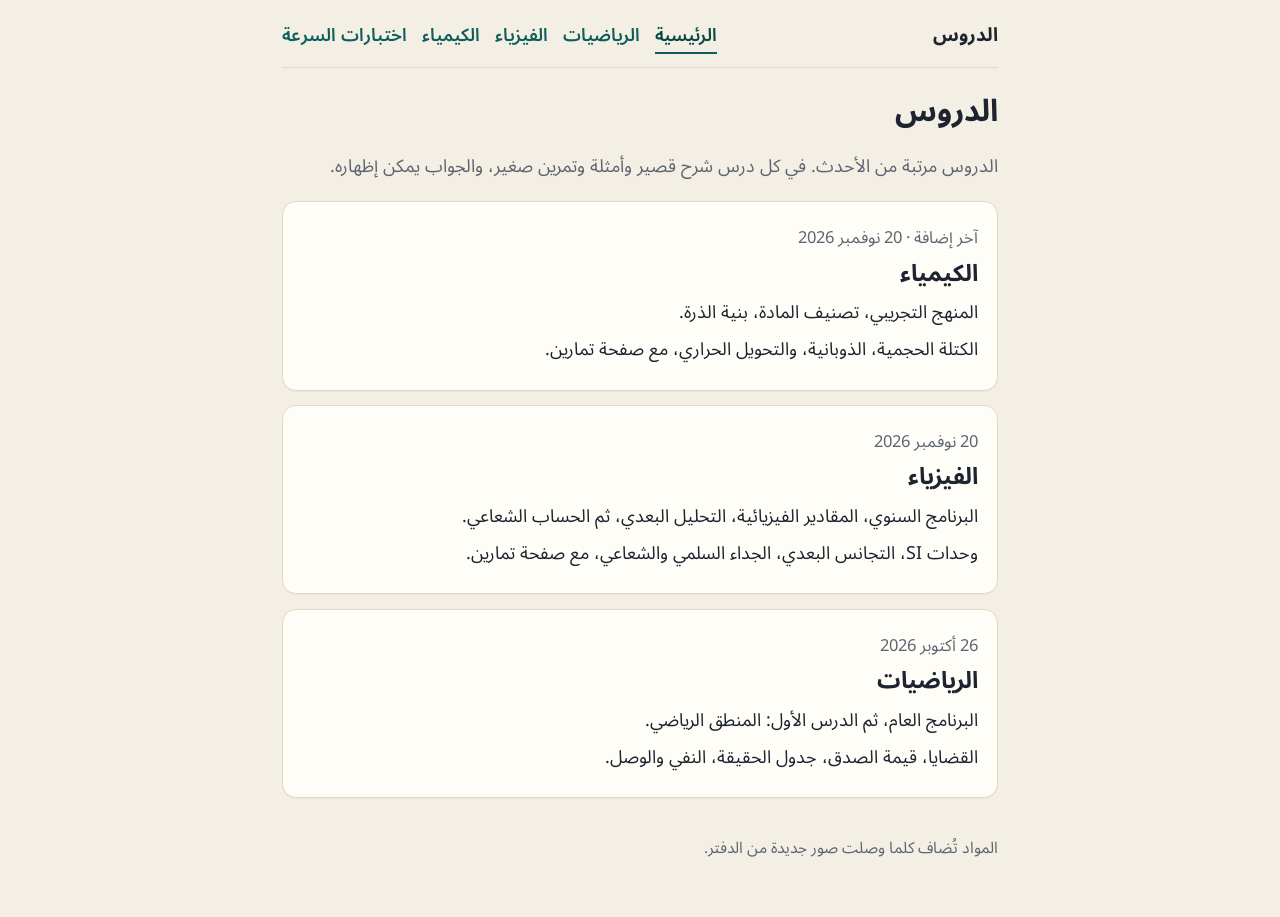
<file: index.html>
<!DOCTYPE html>
<html lang="ar" dir="rtl">
<head>
  <meta charset="utf-8">
  <meta name="viewport" content="width=device-width, initial-scale=1">
  <title>الدروس</title>
  <link rel="preconnect" href="https://fonts.googleapis.com">
  <link rel="preconnect" href="https://fonts.gstatic.com" crossorigin>
  <link href="https://fonts.googleapis.com/css2?family=Noto+Sans+Arabic:wght@400;600;700&display=swap" rel="stylesheet">
  <link rel="stylesheet" href="style.css">
</head>
<body>
  <div class="wrap">
    <header class="site">
      <p class="who"><a href="index.html">الدروس</a></p>
      <nav>
        <a href="index.html" aria-current="page">الرئيسية</a>
        <a href="math/index.html">الرياضيات</a>
        <a href="physics/index.html">الفيزياء</a>
        <a href="chemistry/index.html">الكيمياء</a>
        <a href="speed/index.html">اختبارات السرعة</a>
      </nav>
    </header>

    <h1>الدروس</h1>
    <p class="lede">الدروس مرتبة من الأحدث. في كل درس شرح قصير وأمثلة وتمرين صغير، والجواب يمكن إظهاره.</p>

    <a class="card" href="chemistry/index.html">
      <p class="meta">آخر إضافة · 20 نوفمبر 2026</p>
      <h2>الكيمياء</h2>
      <p>المنهج التجريبي، تصنيف المادة، بنية الذرة.</p>
      <p>الكتلة الحجمية، الذوبانية، والتحويل الحراري، مع صفحة تمارين.</p>
    </a>

    <a class="card" href="physics/index.html">
      <p class="meta">20 نوفمبر 2026</p>
      <h2>الفيزياء</h2>
      <p>البرنامج السنوي، المقادير الفيزيائية، التحليل البعدي، ثم الحساب الشعاعي.</p>
      <p>وحدات <bdi>SI</bdi>، التجانس البعدي، الجداء السلمي والشعاعي، مع صفحة تمارين.</p>
    </a>

    <a class="card" href="math/index.html">
      <p class="meta">26 أكتوبر 2026</p>
      <h2>الرياضيات</h2>
      <p>البرنامج العام، ثم الدرس الأول: المنطق الرياضي.</p>
      <p>القضايا، قيمة الصدق، جدول الحقيقة، النفي والوصل.</p>
    </a>

    <footer>المواد تُضاف كلما وصلت صور جديدة من الدفتر.</footer>
  </div>
</body>
</html>
</file>
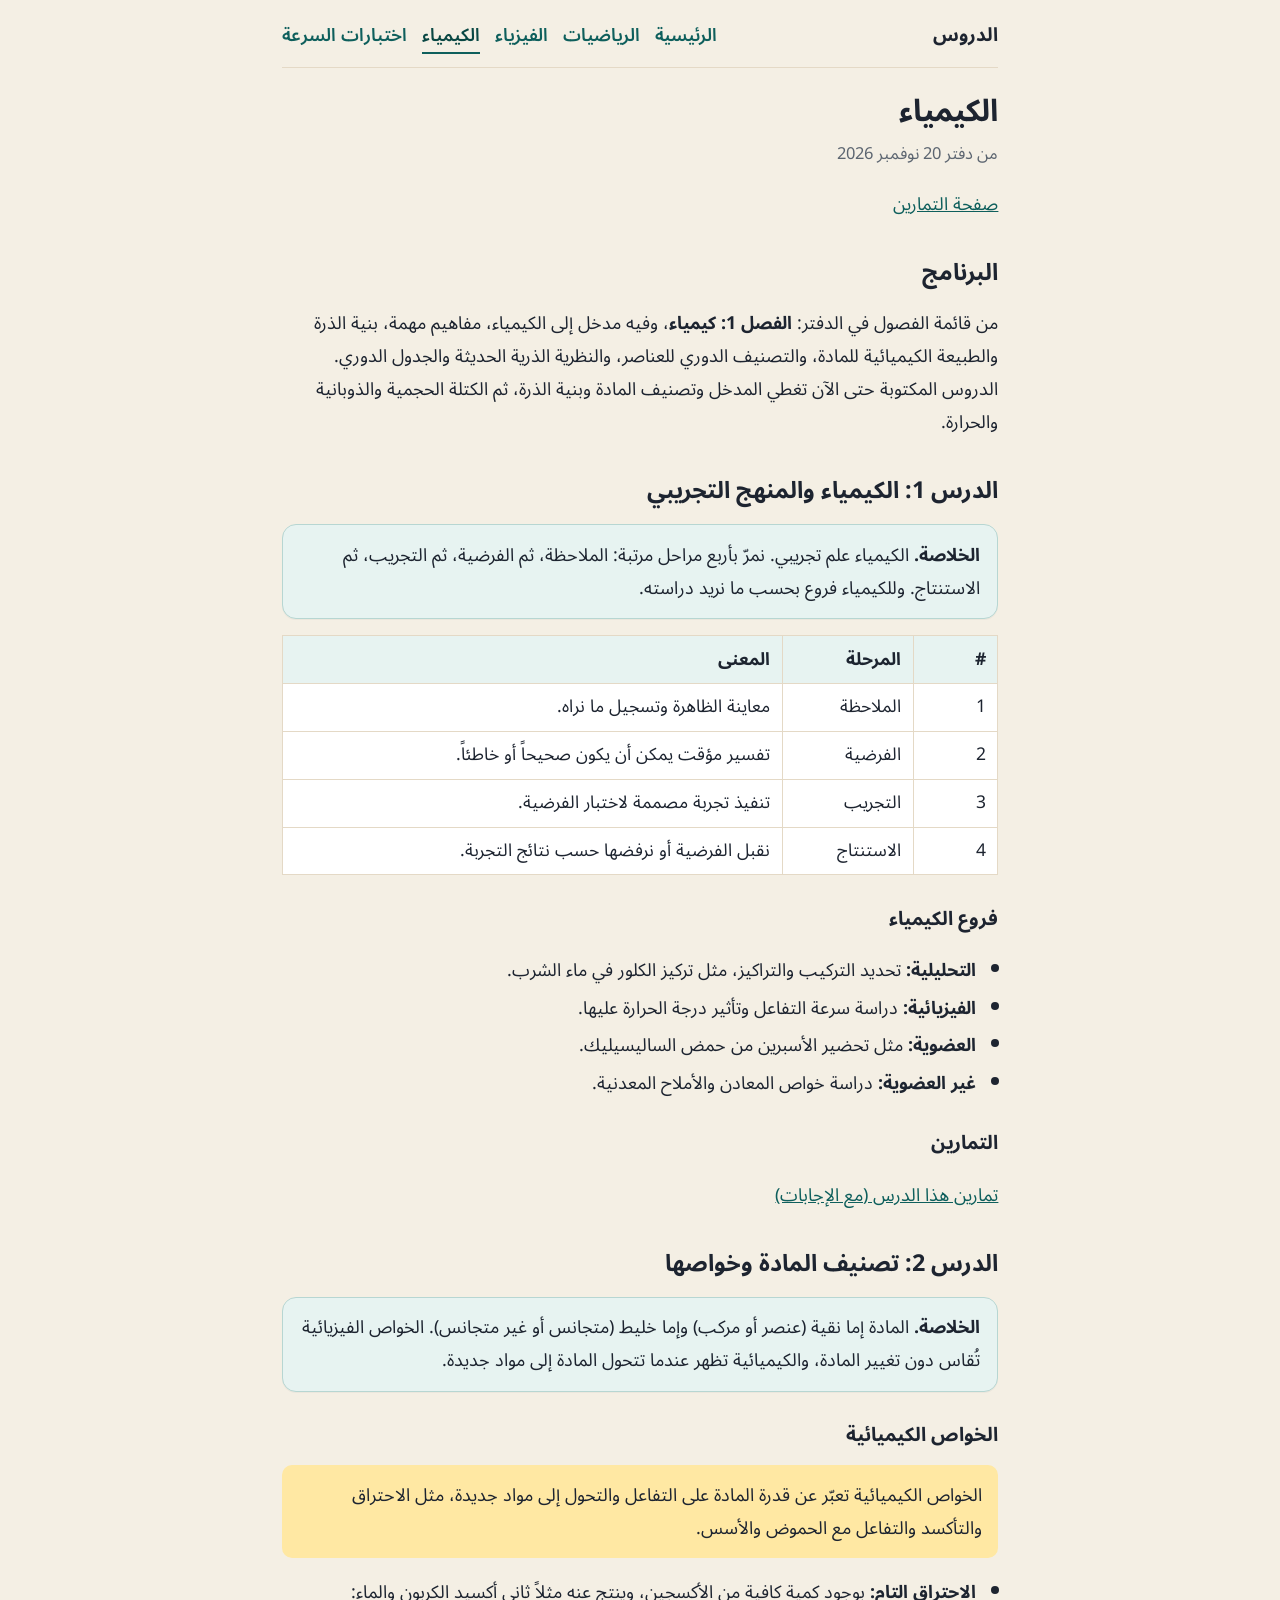
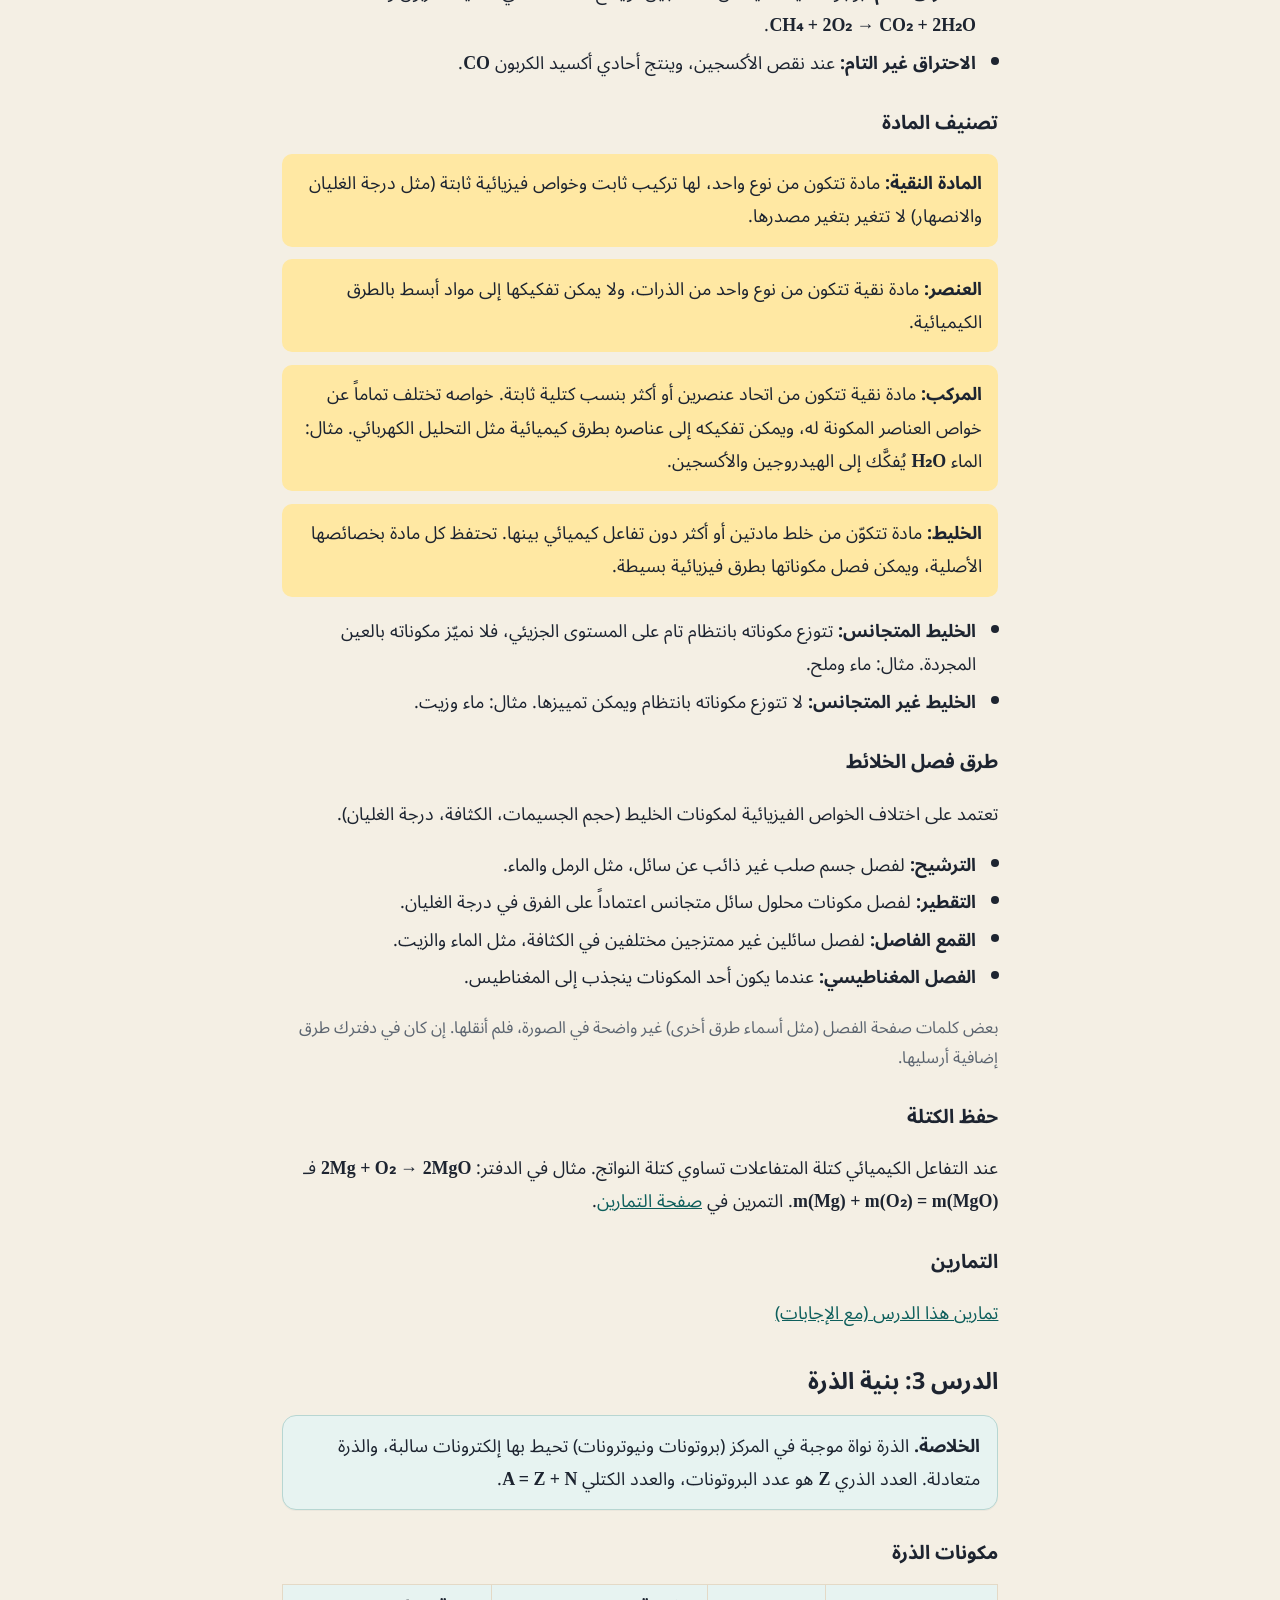
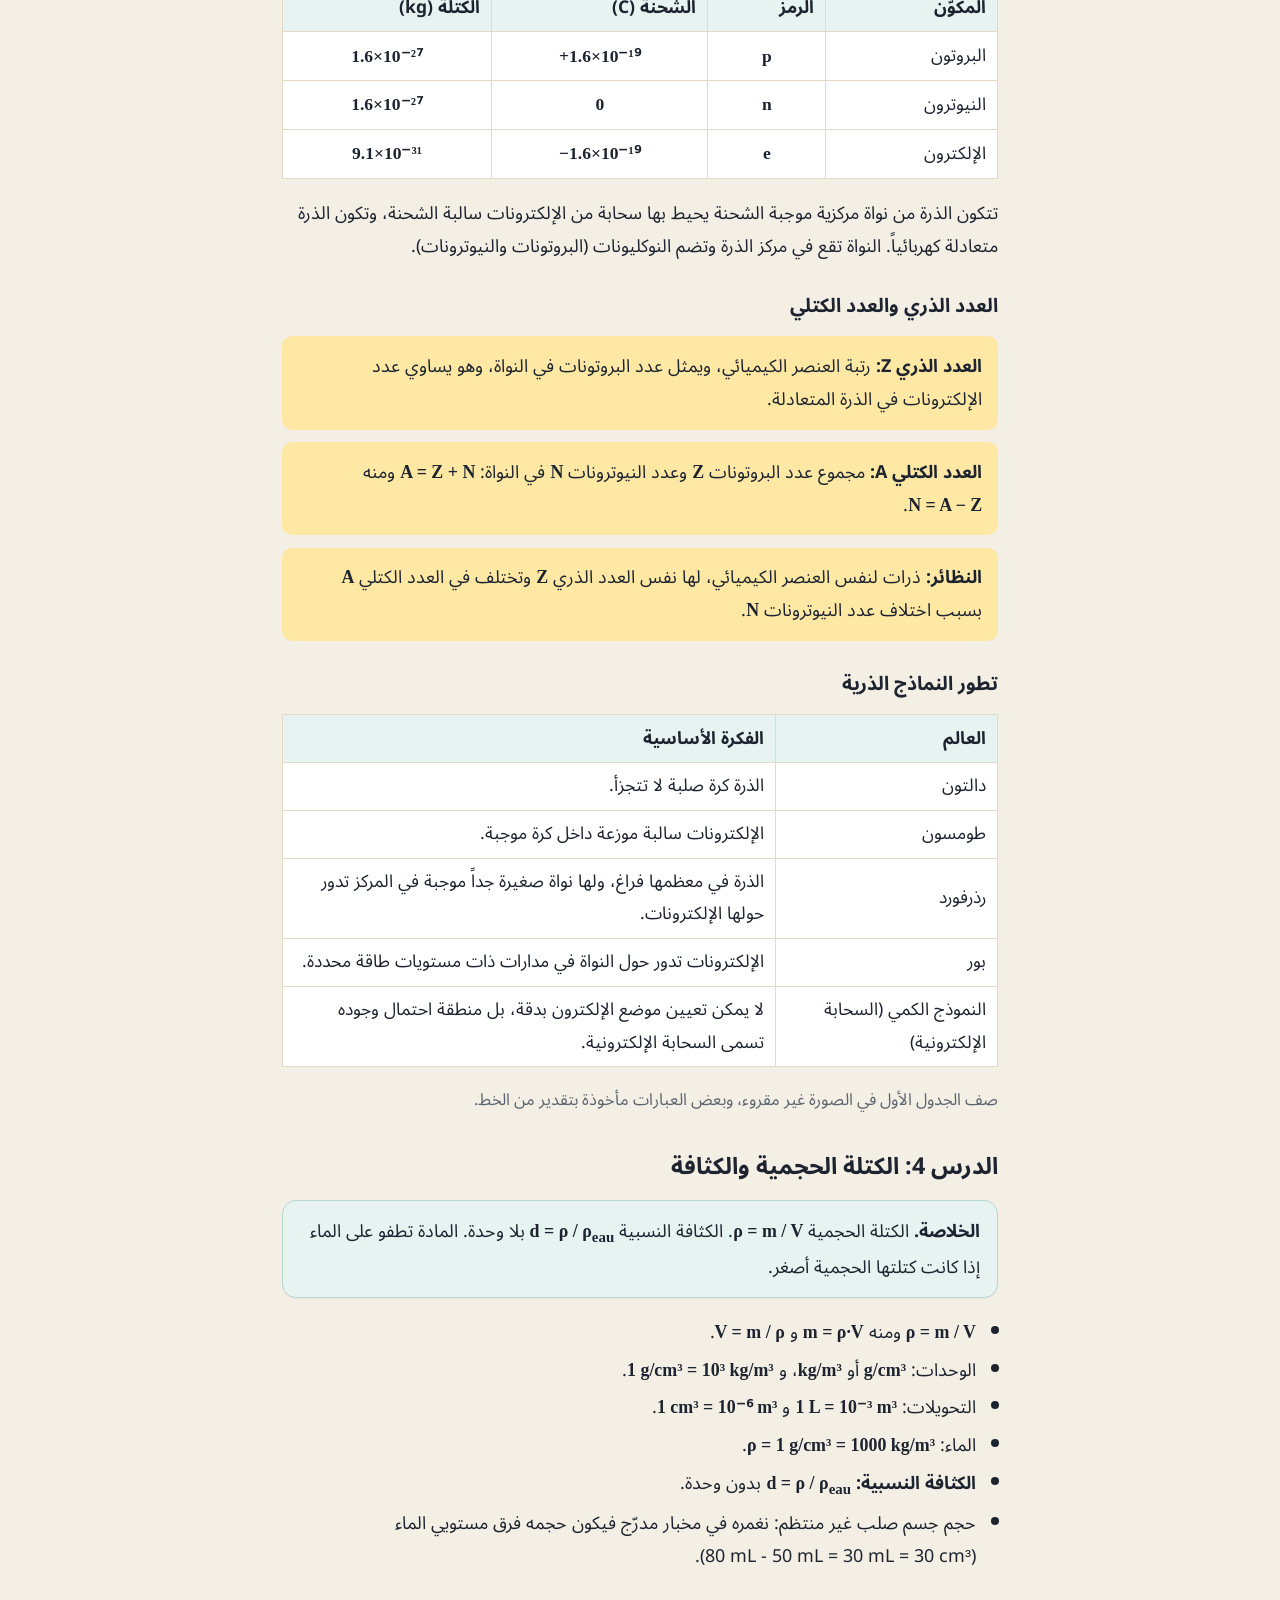
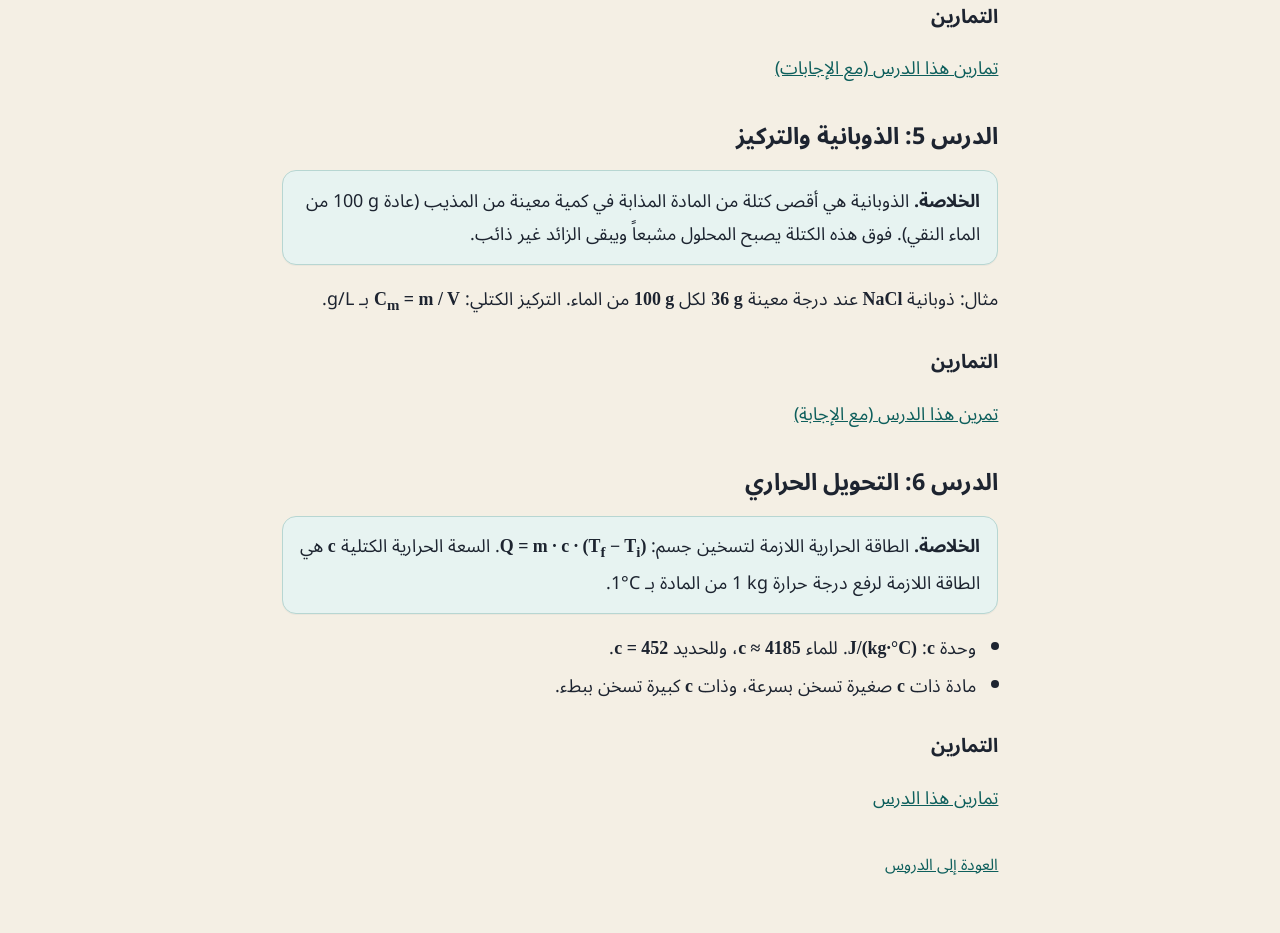
<file: chemistry/index.html>
<!DOCTYPE html>
<html lang="ar" dir="rtl">
<head>
  <meta charset="utf-8">
  <meta name="viewport" content="width=device-width, initial-scale=1">
  <title>الكيمياء</title>
  <link rel="preconnect" href="https://fonts.googleapis.com">
  <link rel="preconnect" href="https://fonts.gstatic.com" crossorigin>
  <link href="https://fonts.googleapis.com/css2?family=Noto+Sans+Arabic:wght@400;600;700&display=swap" rel="stylesheet">
  <link rel="stylesheet" href="../style.css">
</head>
<body>
  <div class="wrap">
    <header class="site">
      <p class="who"><a href="../index.html">الدروس</a></p>
      <nav>
        <a href="../index.html">الرئيسية</a>
        <a href="../math/index.html">الرياضيات</a>
        <a href="../physics/index.html">الفيزياء</a>
        <a href="../chemistry/index.html" aria-current="page">الكيمياء</a>
        <a href="../speed/index.html">اختبارات السرعة</a>
      </nav>
    </header>

    <h1>الكيمياء</h1>
    <p class="meta">من دفتر 20 نوفمبر 2026</p>
    <p><a href="exercises.html">صفحة التمارين</a></p>

    <section id="syllabus">
      <h2>البرنامج</h2>
      <p>من قائمة الفصول في الدفتر: <strong>الفصل 1: كيمياء</strong>، وفيه مدخل إلى الكيمياء، مفاهيم مهمة، بنية الذرة والطبيعة الكيميائية للمادة، والتصنيف الدوري للعناصر، والنظرية الذرية الحديثة والجدول الدوري. الدروس المكتوبة حتى الآن تغطي المدخل وتصنيف المادة وبنية الذرة، ثم الكتلة الحجمية والذوبانية والحرارة.</p>
    </section>

    <section id="method">
      <h2>الدرس 1: الكيمياء والمنهج التجريبي</h2>
      <div class="callout calm"><strong>الخلاصة.</strong> الكيمياء علم تجريبي. نمرّ بأربع مراحل مرتبة: الملاحظة، ثم الفرضية، ثم التجريب، ثم الاستنتاج. وللكيمياء فروع بحسب ما نريد دراسته.</div>
      <div class="table-wrap"><table class="prose"><thead><tr><th>#</th><th>المرحلة</th><th>المعنى</th></tr></thead><tbody>
        <tr><td>1</td><td>الملاحظة</td><td>معاينة الظاهرة وتسجيل ما نراه.</td></tr>
        <tr><td>2</td><td>الفرضية</td><td>تفسير مؤقت يمكن أن يكون صحيحاً أو خاطئاً.</td></tr>
        <tr><td>3</td><td>التجريب</td><td>تنفيذ تجربة مصممة لاختبار الفرضية.</td></tr>
        <tr><td>4</td><td>الاستنتاج</td><td>نقبل الفرضية أو نرفضها حسب نتائج التجربة.</td></tr>
      </tbody></table></div>
      <h3>فروع الكيمياء</h3>
      <ul>
        <li><strong>التحليلية:</strong> تحديد التركيب والتراكيز، مثل تركيز الكلور في ماء الشرب.</li>
        <li><strong>الفيزيائية:</strong> دراسة سرعة التفاعل وتأثير درجة الحرارة عليها.</li>
        <li><strong>العضوية:</strong> مثل تحضير الأسبرين من حمض الساليسيليك.</li>
        <li><strong>غير العضوية:</strong> دراسة خواص المعادن والأملاح المعدنية.</li>
      </ul>
      <h3>التمارين</h3>
      <p><a href="exercises.html#ex-method">تمارين هذا الدرس (مع الإجابات)</a></p>
</section>

    <section id="matter">
      <h2>الدرس 2: تصنيف المادة وخواصها</h2>
      <div class="callout calm"><strong>الخلاصة.</strong> المادة إما نقية (عنصر أو مركب) وإما خليط (متجانس أو غير متجانس). الخواص الفيزيائية تُقاس دون تغيير المادة، والكيميائية تظهر عندما تتحول المادة إلى مواد جديدة.</div>
      <h3>الخواص الكيميائية</h3>
      <div class="def">الخواص الكيميائية تعبّر عن قدرة المادة على التفاعل والتحول إلى مواد جديدة، مثل الاحتراق والتأكسد والتفاعل مع الحموض والأسس.</div>
      <ul>
        <li><strong>الاحتراق التام:</strong> بوجود كمية كافية من الأكسجين، وينتج عنه مثلاً ثاني أكسيد الكربون والماء: <span class="eq">CH₄ + 2O₂ → CO₂ + 2H₂O</span>.</li>
        <li><strong>الاحتراق غير التام:</strong> عند نقص الأكسجين، وينتج أحادي أكسيد الكربون <span class="eq">CO</span>.</li>
      </ul>
      <h3>تصنيف المادة</h3>
      <div class="def"><strong>المادة النقية:</strong> مادة تتكون من نوع واحد، لها تركيب ثابت وخواص فيزيائية ثابتة (مثل درجة الغليان والانصهار) لا تتغير بتغير مصدرها.</div>
      <div class="def"><strong>العنصر:</strong> مادة نقية تتكون من نوع واحد من الذرات، ولا يمكن تفكيكها إلى مواد أبسط بالطرق الكيميائية.</div>
      <div class="def"><strong>المركب:</strong> مادة نقية تتكون من اتحاد عنصرين أو أكثر بنسب كتلية ثابتة. خواصه تختلف تماماً عن خواص العناصر المكونة له، ويمكن تفكيكه إلى عناصره بطرق كيميائية مثل التحليل الكهربائي. مثال: الماء <span class="eq">H₂O</span> يُفكَّك إلى الهيدروجين والأكسجين.</div>
      <div class="def"><strong>الخليط:</strong> مادة تتكوّن من خلط مادتين أو أكثر دون تفاعل كيميائي بينها. تحتفظ كل مادة بخصائصها الأصلية، ويمكن فصل مكوناتها بطرق فيزيائية بسيطة.</div>
      <ul>
        <li><strong>الخليط المتجانس:</strong> تتوزع مكوناته بانتظام تام على المستوى الجزيئي، فلا نميّز مكوناته بالعين المجردة. مثال: ماء وملح.</li>
        <li><strong>الخليط غير المتجانس:</strong> لا تتوزع مكوناته بانتظام ويمكن تمييزها. مثال: ماء وزيت.</li>
      </ul>
      <h3>طرق فصل الخلائط</h3>
      <p>تعتمد على اختلاف الخواص الفيزيائية لمكونات الخليط (حجم الجسيمات، الكثافة، درجة الغليان).</p>
      <ul>
        <li><strong>الترشيح:</strong> لفصل جسم صلب غير ذائب عن سائل، مثل الرمل والماء.</li>
        <li><strong>التقطير:</strong> لفصل مكونات محلول سائل متجانس اعتماداً على الفرق في درجة الغليان.</li>
        <li><strong>القمع الفاصل:</strong> لفصل سائلين غير ممتزجين مختلفين في الكثافة، مثل الماء والزيت.</li>
        <li><strong>الفصل المغناطيسي:</strong> عندما يكون أحد المكونات ينجذب إلى المغناطيس.</li>
      </ul>
      <p class="meta">بعض كلمات صفحة الفصل (مثل أسماء طرق أخرى) غير واضحة في الصورة، فلم أنقلها. إن كان في دفترك طرق إضافية أرسليها.</p>
      <h3>حفظ الكتلة</h3>
      <p>عند التفاعل الكيميائي كتلة المتفاعلات تساوي كتلة النواتج. مثال في الدفتر: <span class="eq">2Mg + O₂ → 2MgO</span> فـ <span class="eq">m(Mg) + m(O₂) = m(MgO)</span>. التمرين في <a href="exercises.html#ex-matter">صفحة التمارين</a>.</p>
      <h3>التمارين</h3>
      <p><a href="exercises.html#ex-matter">تمارين هذا الدرس (مع الإجابات)</a></p>
</section>

    <section id="atom">
      <h2>الدرس 3: بنية الذرة</h2>
      <div class="callout calm"><strong>الخلاصة.</strong> الذرة نواة موجبة في المركز (بروتونات ونيوترونات) تحيط بها إلكترونات سالبة، والذرة متعادلة. العدد الذري <span class="eq">Z</span> هو عدد البروتونات، والعدد الكتلي <span class="eq">A = Z + N</span>.</div>
      <h3>مكونات الذرة</h3>
      <div class="table-wrap"><table class="prose"><thead><tr><th>المكوّن</th><th>الرمز</th><th>الشحنة (<bdi>C</bdi>)</th><th>الكتلة (<bdi>kg</bdi>)</th></tr></thead><tbody>
        <tr><td>البروتون</td><td class="f"><span class="eq">p</span></td><td class="f"><span class="eq">+1.6×10⁻¹⁹</span></td><td class="f"><span class="eq">1.6×10⁻²⁷</span></td></tr>
        <tr><td>النيوترون</td><td class="f"><span class="eq">n</span></td><td class="f"><span class="eq">0</span></td><td class="f"><span class="eq">1.6×10⁻²⁷</span></td></tr>
        <tr><td>الإلكترون</td><td class="f"><span class="eq">e</span></td><td class="f"><span class="eq">−1.6×10⁻¹⁹</span></td><td class="f"><span class="eq">9.1×10⁻³¹</span></td></tr>
      </tbody></table></div>
      <p>تتكون الذرة من نواة مركزية موجبة الشحنة يحيط بها سحابة من الإلكترونات سالبة الشحنة، وتكون الذرة متعادلة كهربائياً. النواة تقع في مركز الذرة وتضم النوكليونات (البروتونات والنيوترونات).</p>
      <h3>العدد الذري والعدد الكتلي</h3>
      <div class="def"><strong>العدد الذري <bdi>Z</bdi>:</strong> رتبة العنصر الكيميائي، ويمثل عدد البروتونات في النواة، وهو يساوي عدد الإلكترونات في الذرة المتعادلة.</div>
      <div class="def"><strong>العدد الكتلي <bdi>A</bdi>:</strong> مجموع عدد البروتونات <span class="eq">Z</span> وعدد النيوترونات <span class="eq">N</span> في النواة: <span class="eq">A = Z + N</span> ومنه <span class="eq">N = A − Z</span>.</div>
      <div class="def"><strong>النظائر:</strong> ذرات لنفس العنصر الكيميائي، لها نفس العدد الذري <span class="eq">Z</span> وتختلف في العدد الكتلي <span class="eq">A</span> بسبب اختلاف عدد النيوترونات <span class="eq">N</span>.</div>
      <h3>تطور النماذج الذرية</h3>
      <div class="table-wrap"><table class="prose"><thead><tr><th>العالم</th><th>الفكرة الأساسية</th></tr></thead><tbody>
        <tr><td>دالتون</td><td>الذرة كرة صلبة لا تتجزأ.</td></tr>
        <tr><td>طومسون</td><td>الإلكترونات سالبة موزعة داخل كرة موجبة.</td></tr>
        <tr><td>رذرفورد</td><td>الذرة في معظمها فراغ، ولها نواة صغيرة جداً موجبة في المركز تدور حولها الإلكترونات.</td></tr>
        <tr><td>بور</td><td>الإلكترونات تدور حول النواة في مدارات ذات مستويات طاقة محددة.</td></tr>
        <tr><td>النموذج الكمي (السحابة الإلكترونية)</td><td>لا يمكن تعيين موضع الإلكترون بدقة، بل منطقة احتمال وجوده تسمى السحابة الإلكترونية.</td></tr>
      </tbody></table></div>
      <p class="meta">صف الجدول الأول في الصورة غير مقروء، وبعض العبارات مأخوذة بتقدير من الخط.</p>
</section>

    <section id="density">
      <h2>الدرس 4: الكتلة الحجمية والكثافة</h2>
      <div class="callout calm"><strong>الخلاصة.</strong> الكتلة الحجمية <span class="eq">ρ = m / V</span>. الكثافة النسبية <span class="eq">d = ρ / ρ<sub>eau</sub></span> بلا وحدة. المادة تطفو على الماء إذا كانت كتلتها الحجمية أصغر.</div>
      <ul>
        <li><span class="eq">ρ = m / V</span> ومنه <span class="eq">m = ρ·V</span> و <span class="eq">V = m / ρ</span>.</li>
        <li>الوحدات: <span class="eq">g/cm³</span> أو <span class="eq">kg/m³</span>، و <span class="eq">1 g/cm³ = 10³ kg/m³</span>.</li>
        <li>التحويلات: <span class="eq">1 L = 10⁻³ m³</span> و <span class="eq">1 cm³ = 10⁻⁶ m³</span>.</li>
        <li>الماء: <span class="eq">ρ = 1 g/cm³ = 1000 kg/m³</span>.</li>
        <li><strong>الكثافة النسبية:</strong> <span class="eq">d = ρ / ρ<sub>eau</sub></span> بدون وحدة.</li>
        <li>حجم جسم صلب غير منتظم: نغمره في مخبار مدرّج فيكون حجمه فرق مستويي الماء (<bdi>80 mL − 50 mL = 30 mL = 30 cm³</bdi>).</li>
      </ul>
      <h3>التمارين</h3>
      <p><a href="exercises.html#ex-density">تمارين هذا الدرس (مع الإجابات)</a></p>
</section>

    <section id="solubility">
      <h2>الدرس 5: الذوبانية والتركيز</h2>
      <div class="callout calm"><strong>الخلاصة.</strong> الذوبانية هي أقصى كتلة من المادة المذابة في كمية معينة من المذيب (عادة <bdi>100 g</bdi> من الماء النقي). فوق هذه الكتلة يصبح المحلول مشبعاً ويبقى الزائد غير ذائب.</div>
      <p>مثال: ذوبانية <span class="eq">NaCl</span> عند درجة معينة <span class="eq">36 g</span> لكل <span class="eq">100 g</span> من الماء. التركيز الكتلي: <span class="eq">C<sub>m</sub> = m / V</span> بـ <bdi>g/L</bdi>.</p>
      <h3>التمارين</h3>
      <p><a href="exercises.html#ex-solubility">تمرين هذا الدرس (مع الإجابة)</a></p>
</section>

    <section id="heat">
      <h2>الدرس 6: التحويل الحراري</h2>
      <div class="callout calm"><strong>الخلاصة.</strong> الطاقة الحرارية اللازمة لتسخين جسم: <span class="eq">Q = m · c · (T<sub>f</sub> − T<sub>i</sub>)</span>. السعة الحرارية الكتلية <span class="eq">c</span> هي الطاقة اللازمة لرفع درجة حرارة <bdi>1 kg</bdi> من المادة بـ <bdi>1°C</bdi>.</div>
      <ul>
        <li>وحدة <span class="eq">c</span>: <span class="eq">J/(kg·°C)</span>. للماء <span class="eq">c ≈ 4185</span>، وللحديد <span class="eq">c = 452</span>.</li>
        <li>مادة ذات <span class="eq">c</span> صغيرة تسخن بسرعة، وذات <span class="eq">c</span> كبيرة تسخن ببطء.</li>
      </ul>
      <h3>التمارين</h3>
      <p><a href="exercises.html#ex-heat">تمارين هذا الدرس</a></p>
</section>

    <footer>
      <a href="index.html">العودة إلى الدروس</a>
    </footer>
  </div>
</body>
</html>
</file>
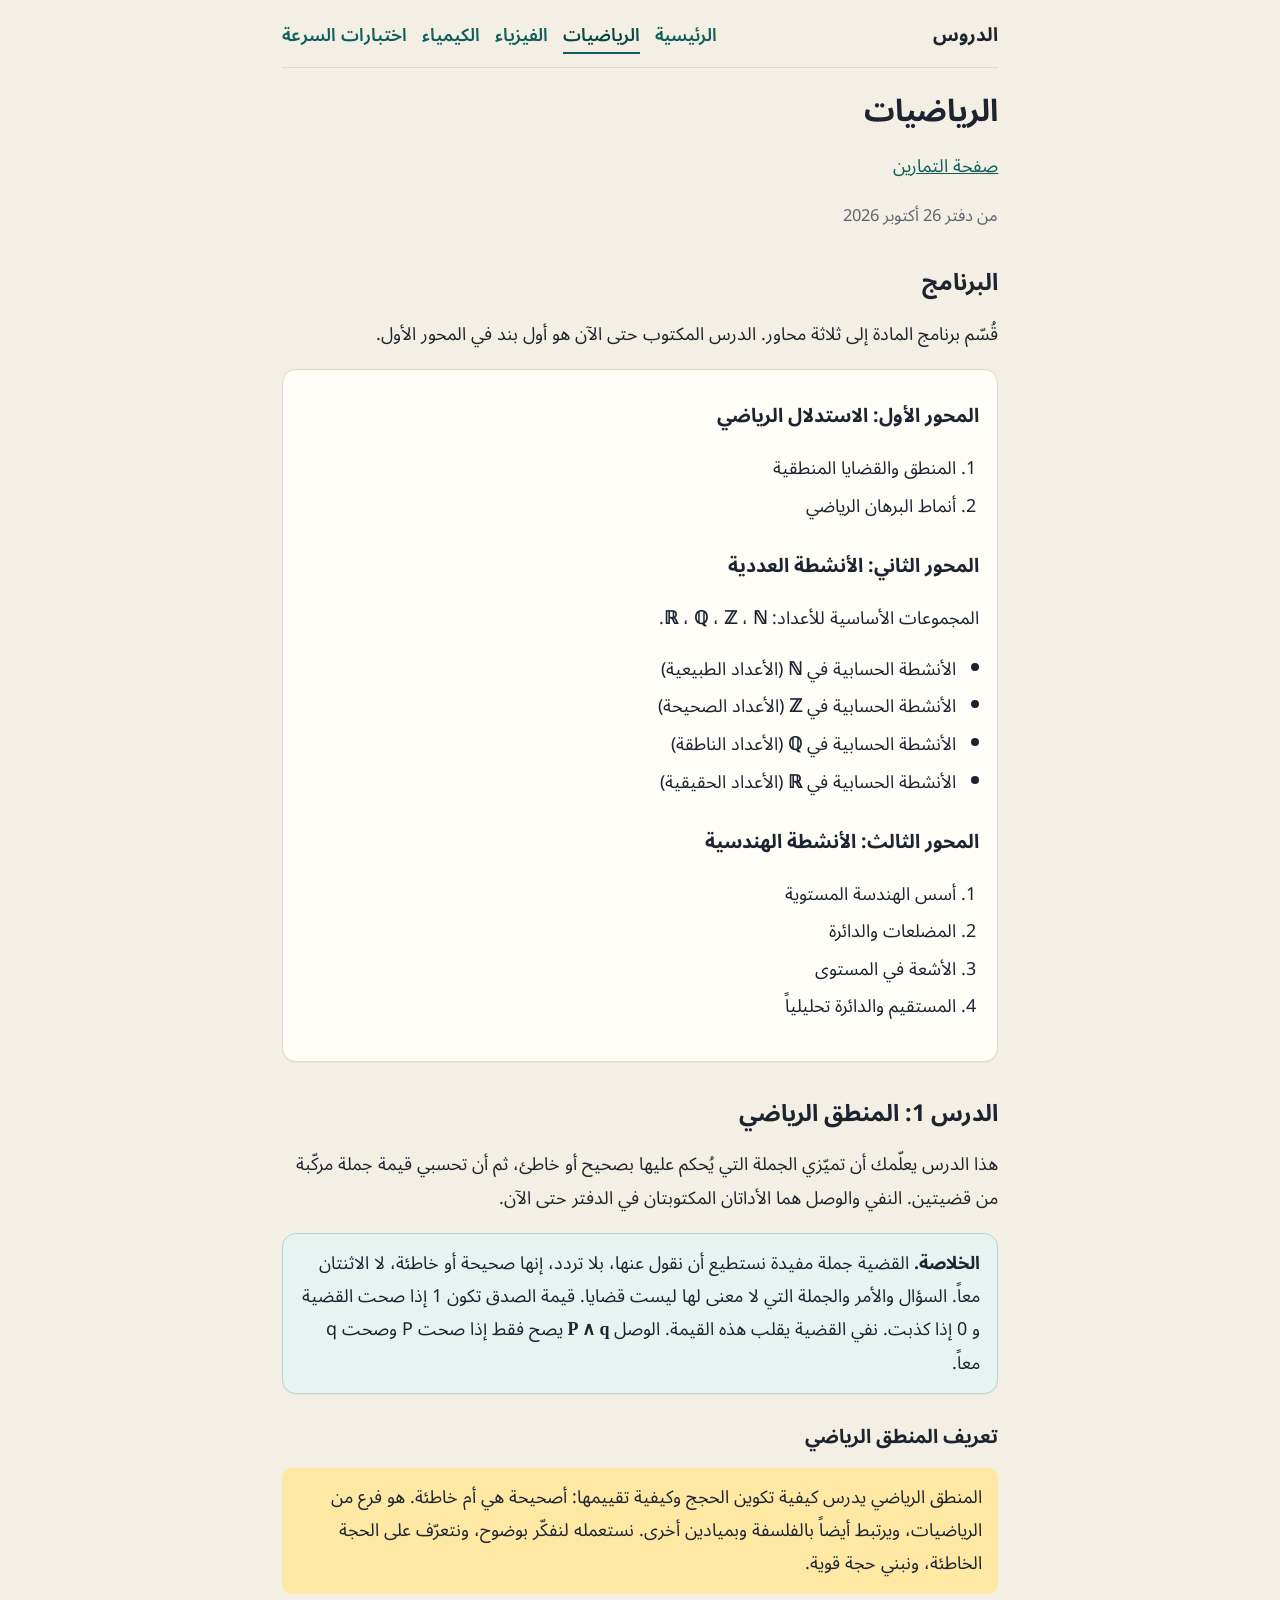
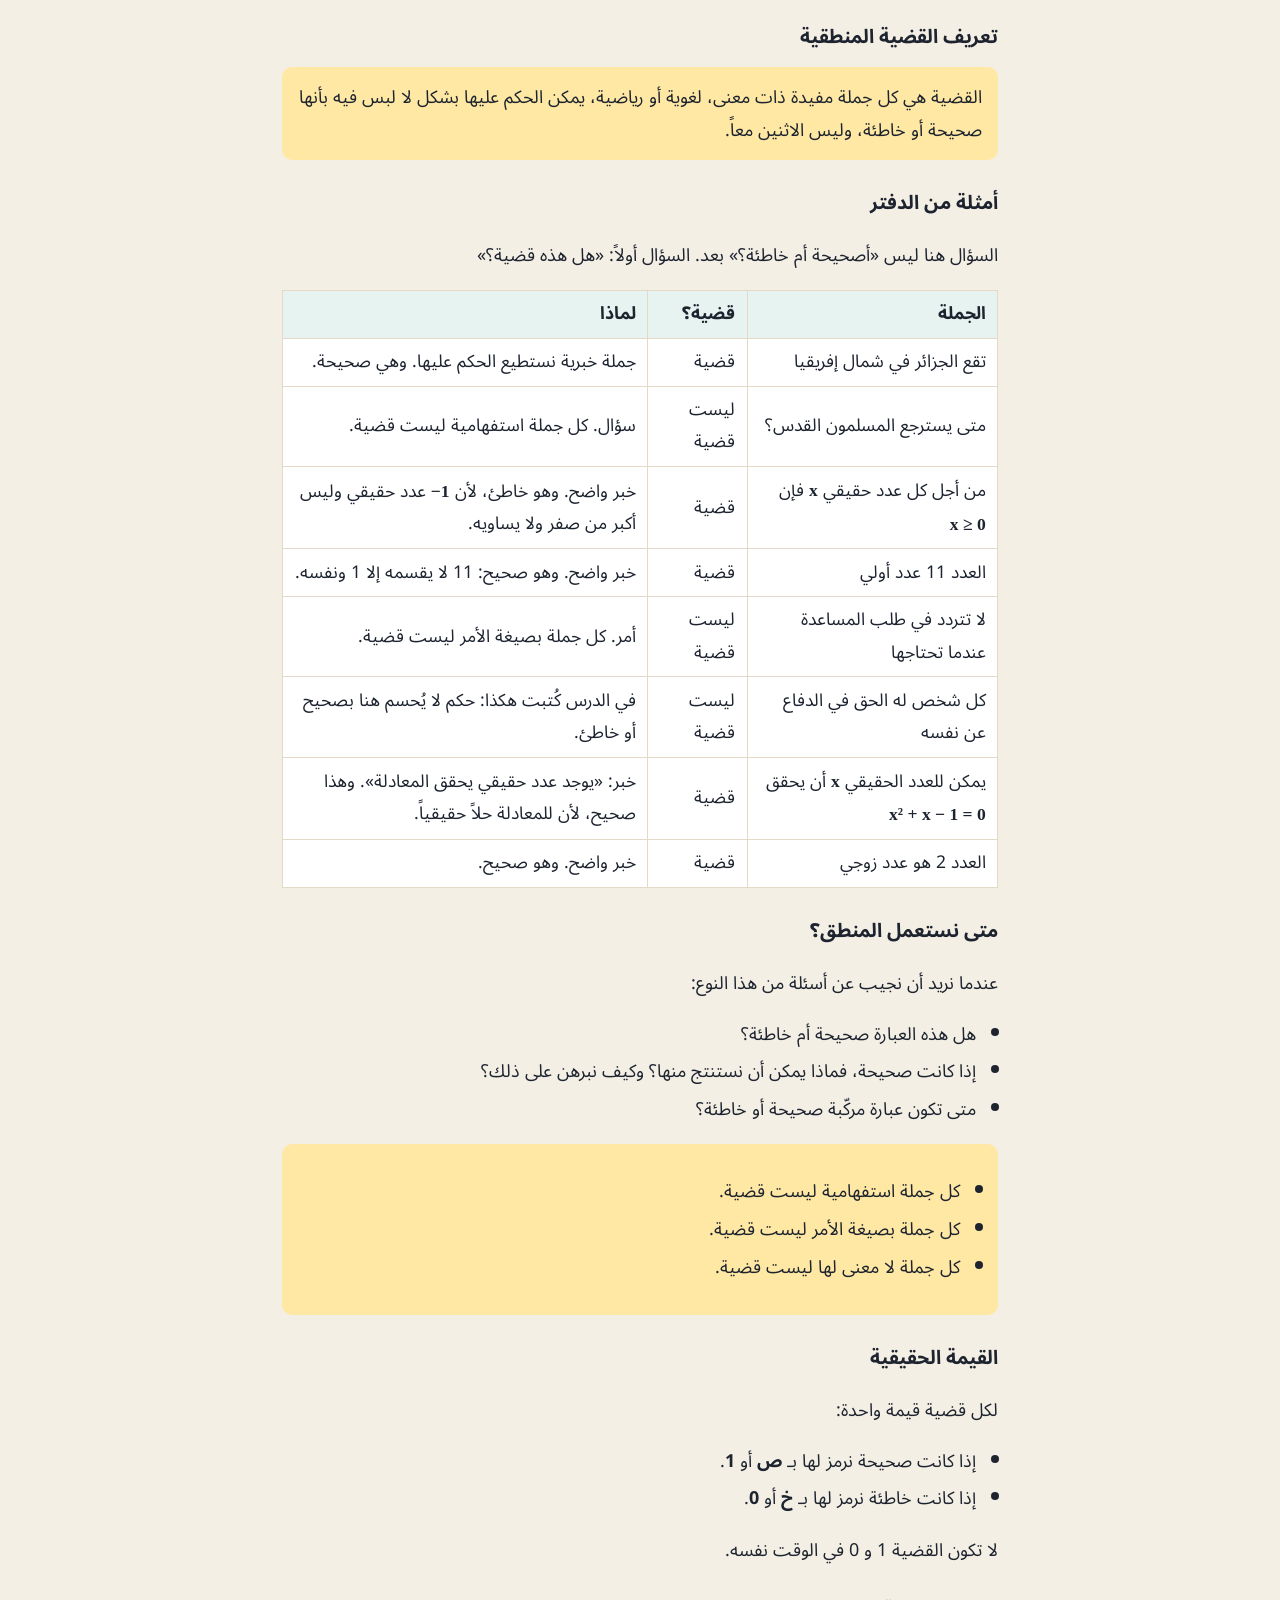
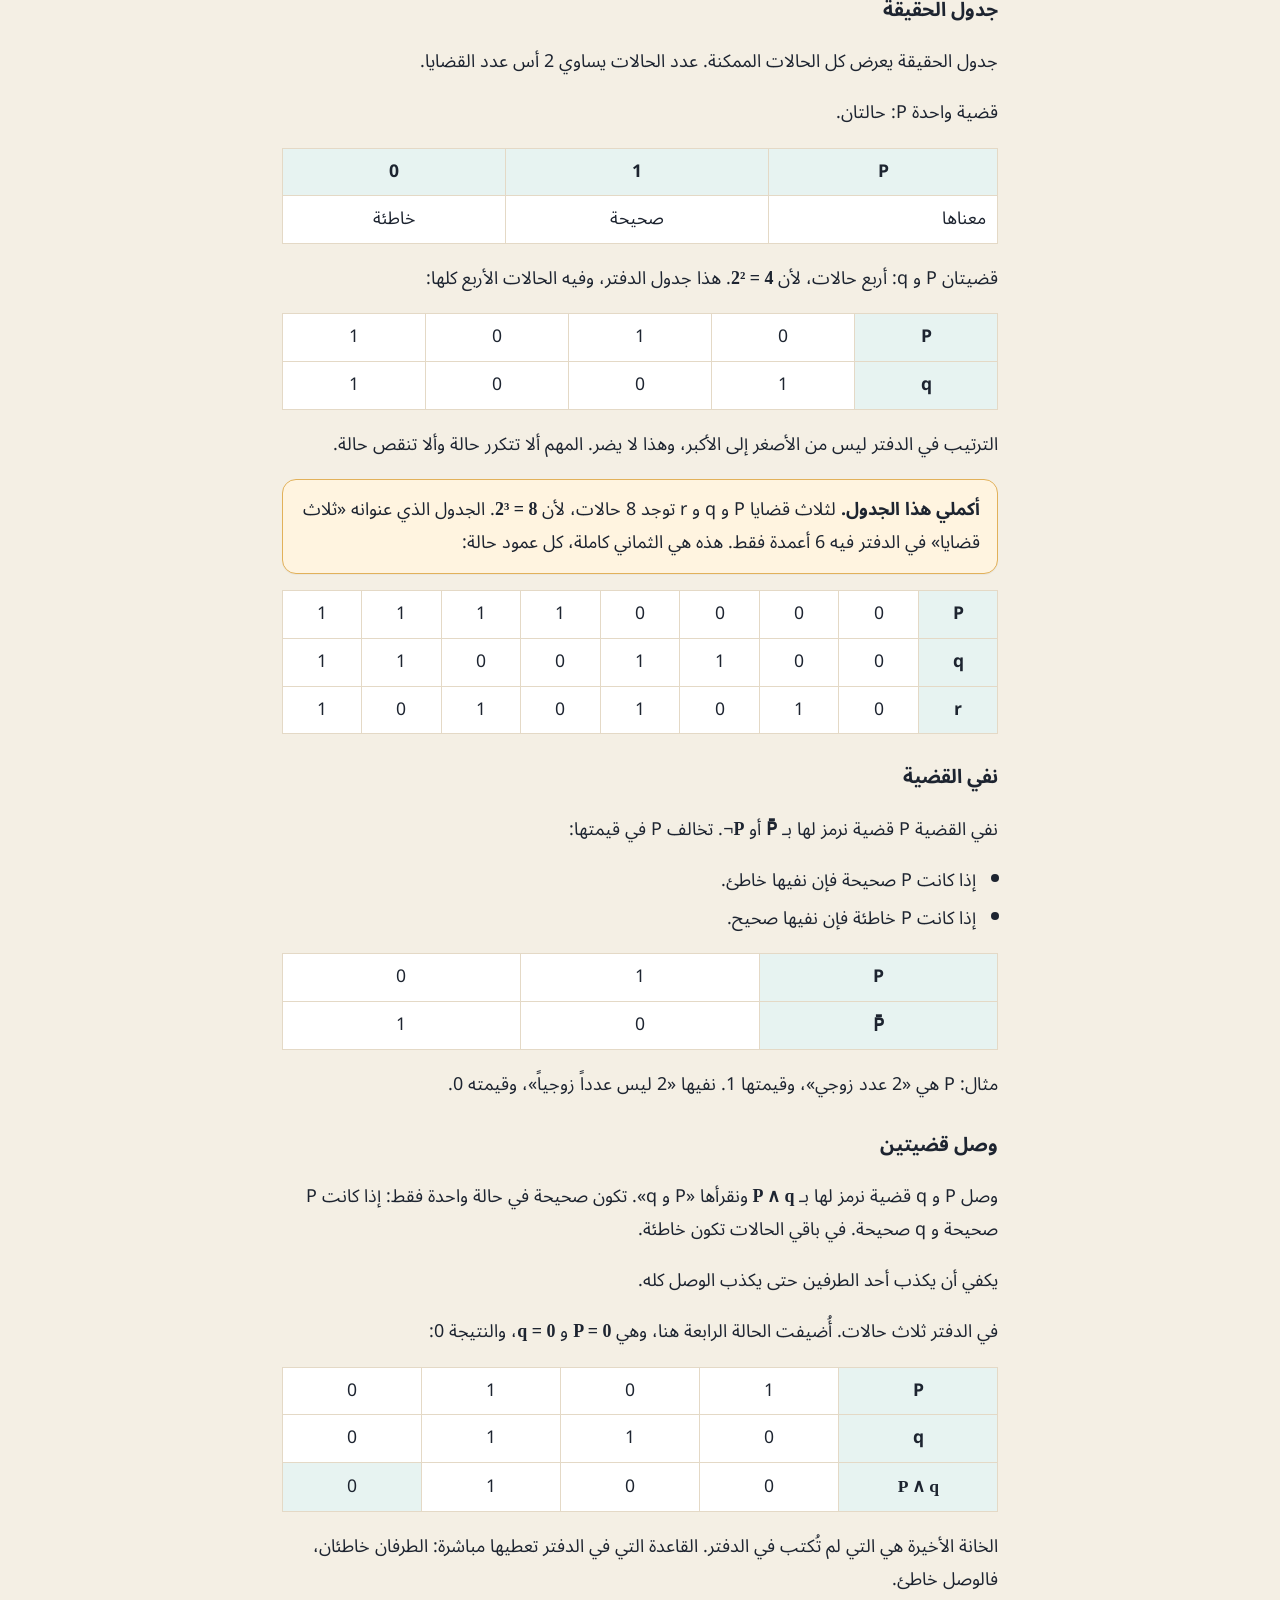
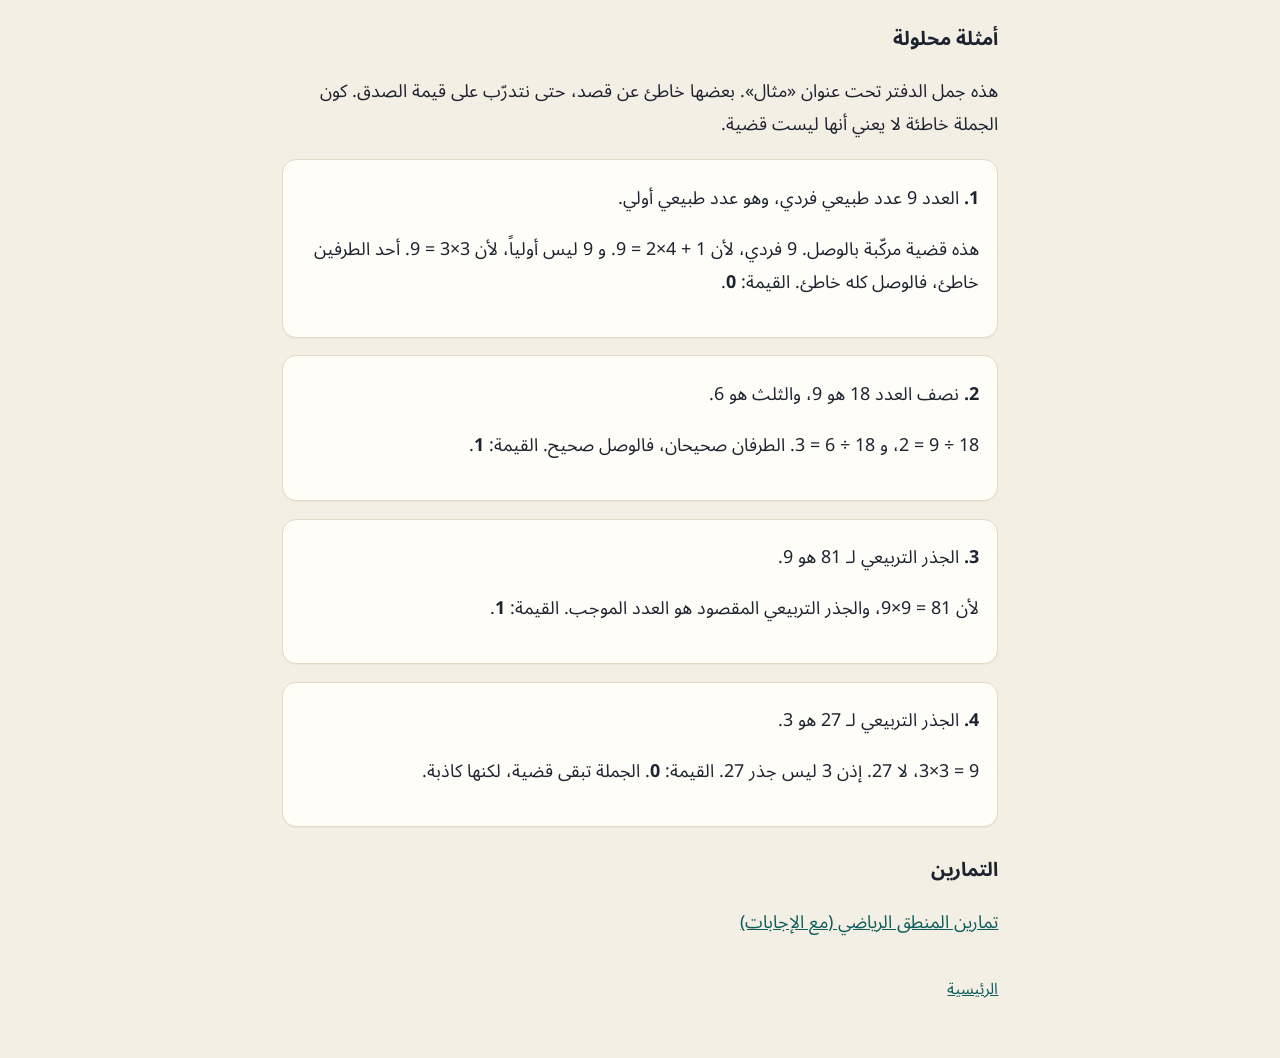
<file: math/index.html>
<!DOCTYPE html>
<html lang="ar" dir="rtl">
<head>
  <meta charset="utf-8">
  <meta name="viewport" content="width=device-width, initial-scale=1">
  <title>الرياضيات</title>
  <link rel="preconnect" href="https://fonts.googleapis.com">
  <link rel="preconnect" href="https://fonts.gstatic.com" crossorigin>
  <link href="https://fonts.googleapis.com/css2?family=Noto+Sans+Arabic:wght@400;600;700&display=swap" rel="stylesheet">
  <link rel="stylesheet" href="../style.css">
</head>
<body>
  <div class="wrap">
    <header class="site">
      <p class="who"><a href="../index.html">الدروس</a></p>
      <nav>
        <a href="../index.html">الرئيسية</a>
        <a href="index.html" aria-current="page">الرياضيات</a>
        <a href="../physics/index.html">الفيزياء</a>
        <a href="../chemistry/index.html">الكيمياء</a>
        <a href="../speed/index.html">اختبارات السرعة</a>
      </nav>
    </header>

    <h1>الرياضيات</h1>
    <p><a href="exercises.html">صفحة التمارين</a></p>
    <p class="meta">من دفتر 26 أكتوبر 2026</p>

    <section id="syllabus">
      <h2>البرنامج</h2>
      <p>قُسّم برنامج المادة إلى ثلاثة محاور. الدرس المكتوب حتى الآن هو أول بند في المحور الأول.</p>

      <div class="sheet">
        <h3>المحور الأول: الاستدلال الرياضي</h3>
        <ol>
          <li>المنطق والقضايا المنطقية</li>
          <li>أنماط البرهان الرياضي</li>
        </ol>

        <h3>المحور الثاني: الأنشطة العددية</h3>
        <p>المجموعات الأساسية للأعداد: <span class="eq">ℕ</span> ، <span class="eq">ℤ</span> ، <span class="eq">ℚ</span> ، <span class="eq">ℝ</span>.</p>
        <ul>
          <li>الأنشطة الحسابية في <span class="eq">ℕ</span> (الأعداد الطبيعية)</li>
          <li>الأنشطة الحسابية في <span class="eq">ℤ</span> (الأعداد الصحيحة)</li>
          <li>الأنشطة الحسابية في <span class="eq">ℚ</span> (الأعداد الناطقة)</li>
          <li>الأنشطة الحسابية في <span class="eq">ℝ</span> (الأعداد الحقيقية)</li>
        </ul>

        <h3>المحور الثالث: الأنشطة الهندسية</h3>
        <ol>
          <li>أسس الهندسة المستوية</li>
          <li>المضلعات والدائرة</li>
          <li>الأشعة في المستوى</li>
          <li>المستقيم والدائرة تحليلياً</li>
        </ol>
      </div>
</section>

    <section id="logic">
      <h2>الدرس 1: المنطق الرياضي</h2>
      <p>هذا الدرس يعلّمك أن تميّزي الجملة التي يُحكم عليها بصحيح أو خاطئ، ثم أن تحسبي قيمة جملة مركّبة من قضيتين. النفي والوصل هما الأداتان المكتوبتان في الدفتر حتى الآن.</p>

      <div class="callout calm">
        <strong>الخلاصة.</strong>
        القضية جملة مفيدة نستطيع أن نقول عنها، بلا تردد، إنها صحيحة أو خاطئة، لا الاثنتان معاً. السؤال والأمر والجملة التي لا معنى لها ليست قضايا. قيمة الصدق تكون 1 إذا صحت القضية و 0 إذا كذبت. نفي القضية يقلب هذه القيمة. الوصل <span class="eq">P ∧ q</span> يصح فقط إذا صحت <bdi>P</bdi> وصحت <bdi>q</bdi> معاً.
      </div>

      <h3>تعريف المنطق الرياضي</h3>
      <div class="def">
        المنطق الرياضي يدرس كيفية تكوين الحجج وكيفية تقييمها: أصحيحة هي أم خاطئة. هو فرع من الرياضيات، ويرتبط أيضاً بالفلسفة وبميادين أخرى. نستعمله لنفكّر بوضوح، ونتعرّف على الحجة الخاطئة، ونبني حجة قوية.
      </div>

      <h3>تعريف القضية المنطقية</h3>
      <div class="def">
        القضية هي كل جملة مفيدة ذات معنى، لغوية أو رياضية، يمكن الحكم عليها بشكل لا لبس فيه بأنها صحيحة أو خاطئة، وليس الاثنين معاً.
      </div>

      <h3>أمثلة من الدفتر</h3>
      <p>السؤال هنا ليس «أصحيحة أم خاطئة؟» بعد. السؤال أولاً: «هل هذه قضية؟»</p>
      <div class="table-wrap">
        <table class="prose">
          <thead>
            <tr>
              <th>الجملة</th>
              <th>قضية؟</th>
              <th>لماذا</th>
            </tr>
          </thead>
          <tbody>
            <tr>
              <td>تقع الجزائر في شمال إفريقيا</td>
              <td>قضية</td>
              <td>جملة خبرية نستطيع الحكم عليها. وهي صحيحة.</td>
            </tr>
            <tr>
              <td>متى يسترجع المسلمون القدس؟</td>
              <td>ليست قضية</td>
              <td>سؤال. كل جملة استفهامية ليست قضية.</td>
            </tr>
            <tr>
              <td>من أجل كل عدد حقيقي <span class="eq">x</span> فإن <span class="eq">x ≥ 0</span></td>
              <td>قضية</td>
              <td>خبر واضح. وهو خاطئ، لأن <span class="eq">−1</span> عدد حقيقي وليس أكبر من صفر ولا يساويه.</td>
            </tr>
            <tr>
              <td>العدد 11 عدد أولي</td>
              <td>قضية</td>
              <td>خبر واضح. وهو صحيح: 11 لا يقسمه إلا 1 ونفسه.</td>
            </tr>
            <tr>
              <td>لا تتردد في طلب المساعدة عندما تحتاجها</td>
              <td>ليست قضية</td>
              <td>أمر. كل جملة بصيغة الأمر ليست قضية.</td>
            </tr>
            <tr>
              <td>كل شخص له الحق في الدفاع عن نفسه</td>
              <td>ليست قضية</td>
              <td>في الدرس كُتبت هكذا: حكم لا يُحسم هنا بصحيح أو خاطئ.</td>
            </tr>
            <tr>
              <td>يمكن للعدد الحقيقي <span class="eq">x</span> أن يحقق <span class="eq">x² + x − 1 = 0</span></td>
              <td>قضية</td>
              <td>خبر: «يوجد عدد حقيقي يحقق المعادلة». وهذا صحيح، لأن للمعادلة حلاً حقيقياً.</td>
            </tr>
            <tr>
              <td>العدد 2 هو عدد زوجي</td>
              <td>قضية</td>
              <td>خبر واضح. وهو صحيح.</td>
            </tr>
          </tbody>
        </table>
      </div>

      <h3>متى نستعمل المنطق؟</h3>
      <p>عندما نريد أن نجيب عن أسئلة من هذا النوع:</p>
      <ul>
        <li>هل هذه العبارة صحيحة أم خاطئة؟</li>
        <li>إذا كانت صحيحة، فماذا يمكن أن نستنتج منها؟ وكيف نبرهن على ذلك؟</li>
        <li>متى تكون عبارة مركّبة صحيحة أو خاطئة؟</li>
      </ul>
      <div class="def">
        <ul>
          <li>كل جملة استفهامية ليست قضية.</li>
          <li>كل جملة بصيغة الأمر ليست قضية.</li>
          <li>كل جملة لا معنى لها ليست قضية.</li>
        </ul>
      </div>

      <h3>القيمة الحقيقية</h3>
      <p>لكل قضية قيمة واحدة:</p>
      <ul>
        <li>إذا كانت صحيحة نرمز لها بـ <strong>ص</strong> أو <strong>1</strong>.</li>
        <li>إذا كانت خاطئة نرمز لها بـ <strong>خ</strong> أو <strong>0</strong>.</li>
      </ul>
      <p>لا تكون القضية 1 و 0 في الوقت نفسه.</p>

      <h3>جدول الحقيقة</h3>
      <p>جدول الحقيقة يعرض كل الحالات الممكنة. عدد الحالات يساوي 2 أس عدد القضايا.</p>

      <p>قضية واحدة <bdi>P</bdi>: حالتان.</p>
      <div class="table-wrap">
        <table class="truth">
          <thead>
            <tr>
              <th class="label"><bdi>P</bdi></th>
              <th>1</th>
              <th>0</th>
            </tr>
          </thead>
          <tbody>
            <tr>
              <td class="label">معناها</td>
              <td>صحيحة</td>
              <td>خاطئة</td>
            </tr>
          </tbody>
        </table>
      </div>

      <p>قضيتان <bdi>P</bdi> و <bdi>q</bdi>: أربع حالات، لأن <span class="eq">2² = 4</span>. هذا جدول الدفتر، وفيه الحالات الأربع كلها:</p>
      <div class="table-wrap">
        <table class="truth">
          <tbody>
            <tr>
              <th class="label"><bdi>P</bdi></th>
              <td>0</td>
              <td>1</td>
              <td>0</td>
              <td>1</td>
            </tr>
            <tr>
              <th class="label"><bdi>q</bdi></th>
              <td>1</td>
              <td>0</td>
              <td>0</td>
              <td>1</td>
            </tr>
          </tbody>
        </table>
      </div>
      <p>الترتيب في الدفتر ليس من الأصغر إلى الأكبر، وهذا لا يضر. المهم ألا تتكرر حالة وألا تنقص حالة.</p>

      <div class="callout">
        <strong>أكملي هذا الجدول.</strong>
        لثلاث قضايا <bdi>P</bdi> و <bdi>q</bdi> و <bdi>r</bdi> توجد 8 حالات، لأن <span class="eq">2³ = 8</span>. الجدول الذي عنوانه «ثلاث قضايا» في الدفتر فيه 6 أعمدة فقط. هذه هي الثماني كاملة، كل عمود حالة:
      </div>
      <div class="table-wrap">
        <table class="truth">
          <tbody>
            <tr>
              <th class="label"><bdi>P</bdi></th>
              <td>0</td>
              <td>0</td>
              <td>0</td>
              <td>0</td>
              <td>1</td>
              <td>1</td>
              <td>1</td>
              <td>1</td>
            </tr>
            <tr>
              <th class="label"><bdi>q</bdi></th>
              <td>0</td>
              <td>0</td>
              <td>1</td>
              <td>1</td>
              <td>0</td>
              <td>0</td>
              <td>1</td>
              <td>1</td>
            </tr>
            <tr>
              <th class="label"><bdi>r</bdi></th>
              <td>0</td>
              <td>1</td>
              <td>0</td>
              <td>1</td>
              <td>0</td>
              <td>1</td>
              <td>0</td>
              <td>1</td>
            </tr>
          </tbody>
        </table>
      </div>

      <h3>نفي القضية</h3>
      <p>نفي القضية <bdi>P</bdi> قضية نرمز لها بـ <span class="eq">P̄</span> أو <span class="eq">¬P</span>. تخالف <bdi>P</bdi> في قيمتها:</p>
      <ul>
        <li>إذا كانت <bdi>P</bdi> صحيحة فإن نفيها خاطئ.</li>
        <li>إذا كانت <bdi>P</bdi> خاطئة فإن نفيها صحيح.</li>
      </ul>
      <div class="table-wrap">
        <table class="truth">
          <tbody>
            <tr>
              <th class="label"><bdi>P</bdi></th>
              <td>1</td>
              <td>0</td>
            </tr>
            <tr>
              <th class="label"><span class="eq">P̄</span></th>
              <td>0</td>
              <td>1</td>
            </tr>
          </tbody>
        </table>
      </div>
      <p>مثال: <bdi>P</bdi> هي «2 عدد زوجي»، وقيمتها 1. نفيها «2 ليس عدداً زوجياً»، وقيمته 0.</p>

      <h3>وصل قضيتين</h3>
      <p>وصل <bdi>P</bdi> و <bdi>q</bdi> قضية نرمز لها بـ <span class="eq">P ∧ q</span> ونقرأها «<bdi>P</bdi> و <bdi>q</bdi>». تكون صحيحة في حالة واحدة فقط: إذا كانت <bdi>P</bdi> صحيحة و <bdi>q</bdi> صحيحة. في باقي الحالات تكون خاطئة.</p>
      <p>يكفي أن يكذب أحد الطرفين حتى يكذب الوصل كله.</p>
      <p>في الدفتر ثلاث حالات. أُضيفت الحالة الرابعة هنا، وهي <span class="eq">P = 0</span> و <span class="eq">q = 0</span>، والنتيجة 0:</p>
      <div class="table-wrap">
        <table class="truth">
          <tbody>
            <tr>
              <th class="label"><bdi>P</bdi></th>
              <td>1</td>
              <td>0</td>
              <td>1</td>
              <td>0</td>
            </tr>
            <tr>
              <th class="label"><bdi>q</bdi></th>
              <td>0</td>
              <td>1</td>
              <td>1</td>
              <td>0</td>
            </tr>
            <tr>
              <th class="label"><span class="eq">P ∧ q</span></th>
              <td>0</td>
              <td>0</td>
              <td>1</td>
              <td class="status-new">0</td>
            </tr>
          </tbody>
        </table>
      </div>
      <p>الخانة الأخيرة هي التي لم تُكتب في الدفتر. القاعدة التي في الدفتر تعطيها مباشرة: الطرفان خاطئان، فالوصل خاطئ.</p>

      <h3>أمثلة محلولة</h3>
      <p>هذه جمل الدفتر تحت عنوان «مثال». بعضها خاطئ عن قصد، حتى نتدرّب على قيمة الصدق. كون الجملة خاطئة لا يعني أنها ليست قضية.</p>

      <div class="sheet">
        <p><strong>1.</strong> العدد 9 عدد طبيعي فردي، وهو عدد طبيعي أولي.</p>
        <p>هذه قضية مركّبة بالوصل. 9 فردي، لأن <bdi>9 = 2×4 + 1</bdi>. و 9 ليس أولياً، لأن <bdi>9 = 3×3</bdi>. أحد الطرفين خاطئ، فالوصل كله خاطئ. القيمة: <strong>0</strong>.</p>
      </div>
      <div class="sheet">
        <p><strong>2.</strong> نصف العدد 18 هو 9، والثلث هو 6.</p>
        <p>18 ÷ <bdi>2 = 9</bdi>، و 18 ÷ <bdi>3 = 6</bdi>. الطرفان صحيحان، فالوصل صحيح. القيمة: <strong>1</strong>.</p>
      </div>
      <div class="sheet">
        <p><strong>3.</strong> الجذر التربيعي لـ 81 هو 9.</p>
        <p>لأن <bdi>9×9 = 81</bdi>، والجذر التربيعي المقصود هو العدد الموجب. القيمة: <strong>1</strong>.</p>
      </div>
      <div class="sheet">
        <p><strong>4.</strong> الجذر التربيعي لـ 27 هو 3.</p>
        <p><bdi>3×3 = 9</bdi>، لا 27. إذن 3 ليس جذر 27. القيمة: <strong>0</strong>. الجملة تبقى قضية، لكنها كاذبة.</p>
      </div>

      <h3>التمارين</h3>
      <p><a href="exercises.html#logic">تمارين المنطق الرياضي (مع الإجابات)</a></p>
</section>

    <footer>
      <a href="../index.html">الرئيسية</a>
    </footer>
  </div>
</body>
</html>
</file>
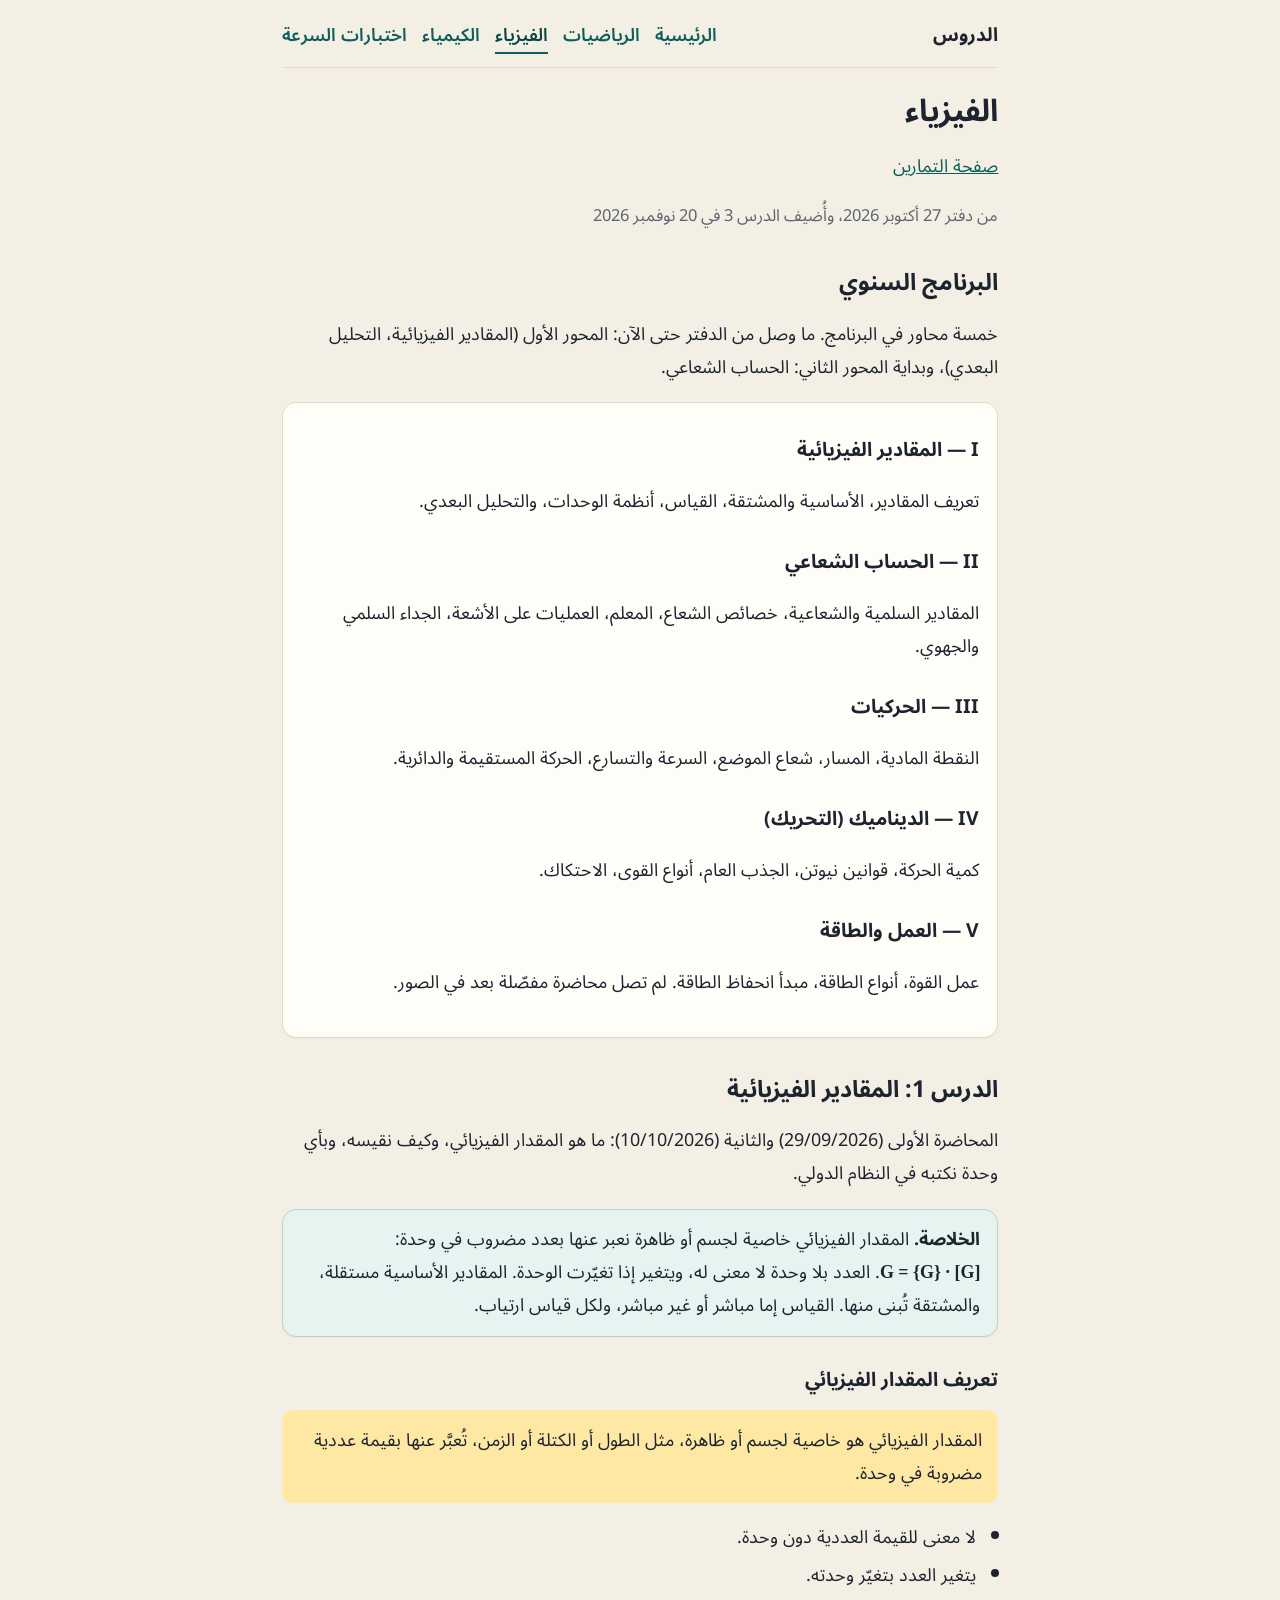
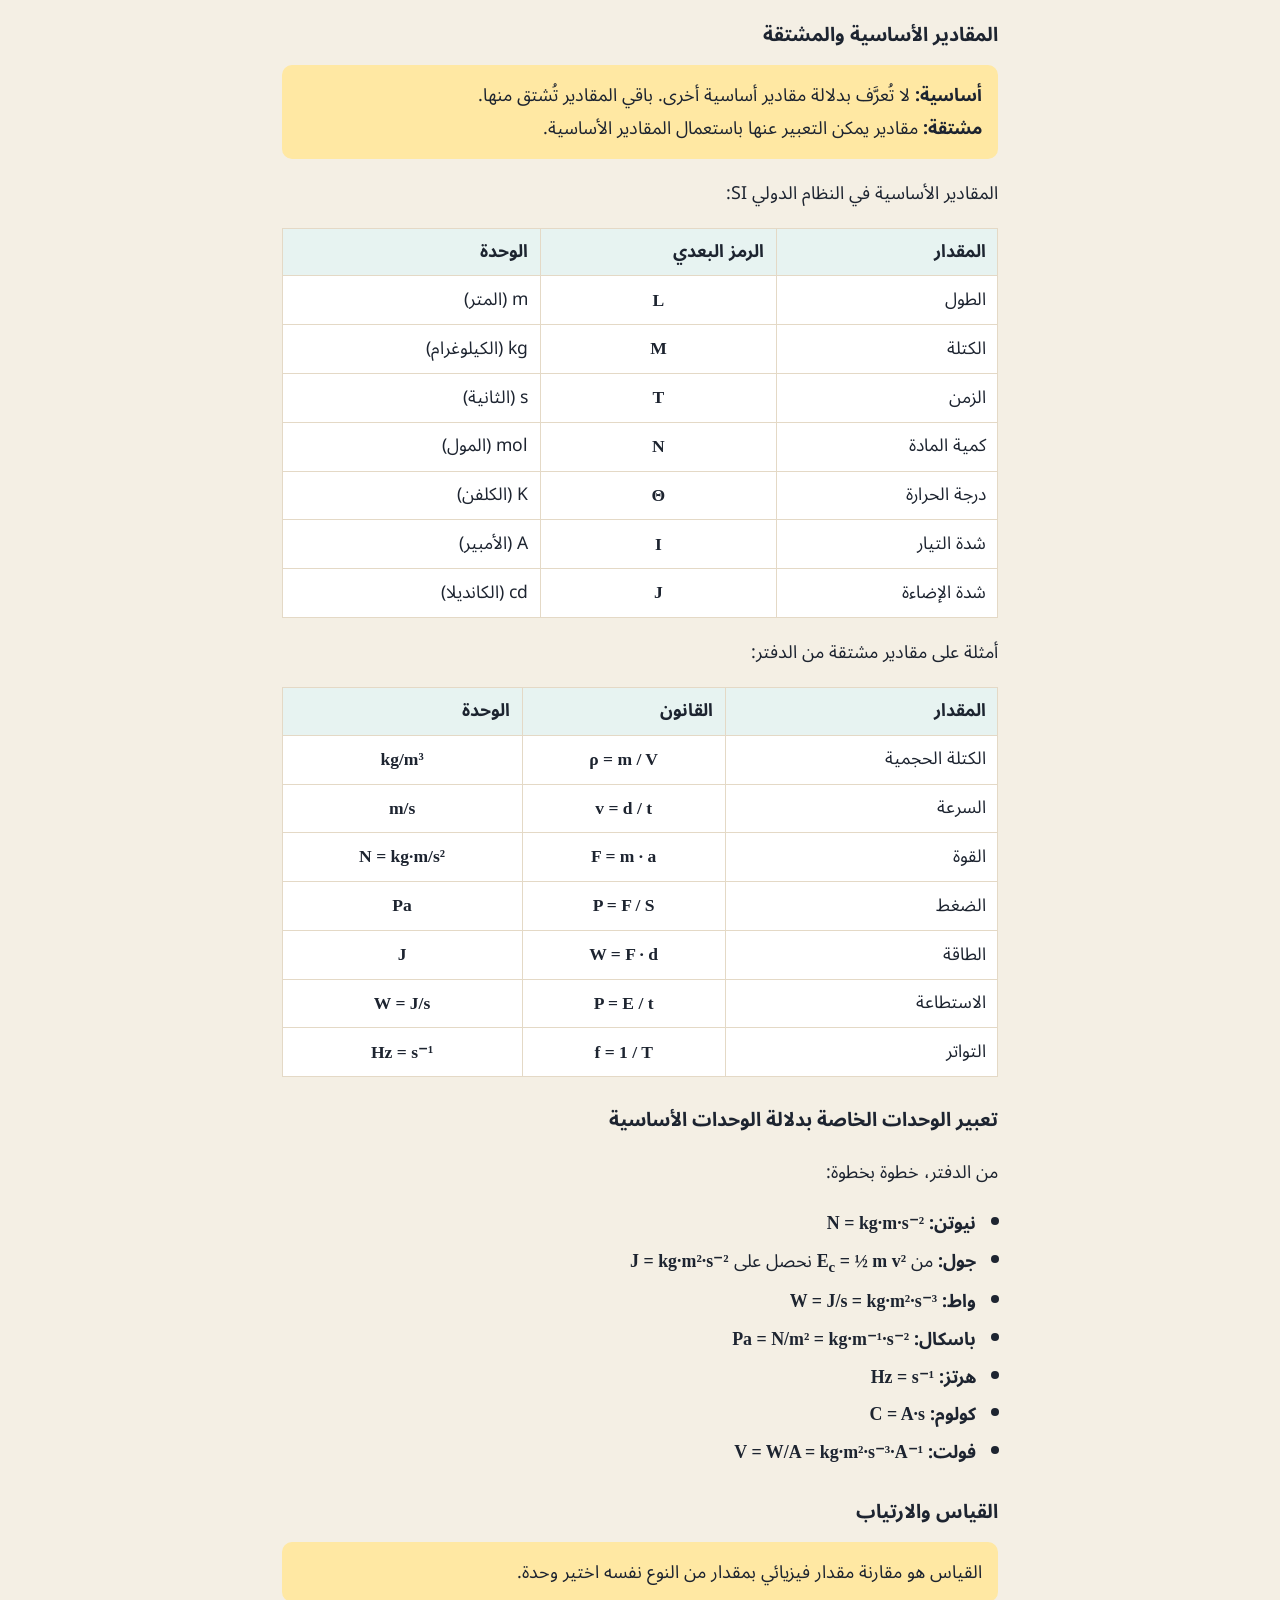
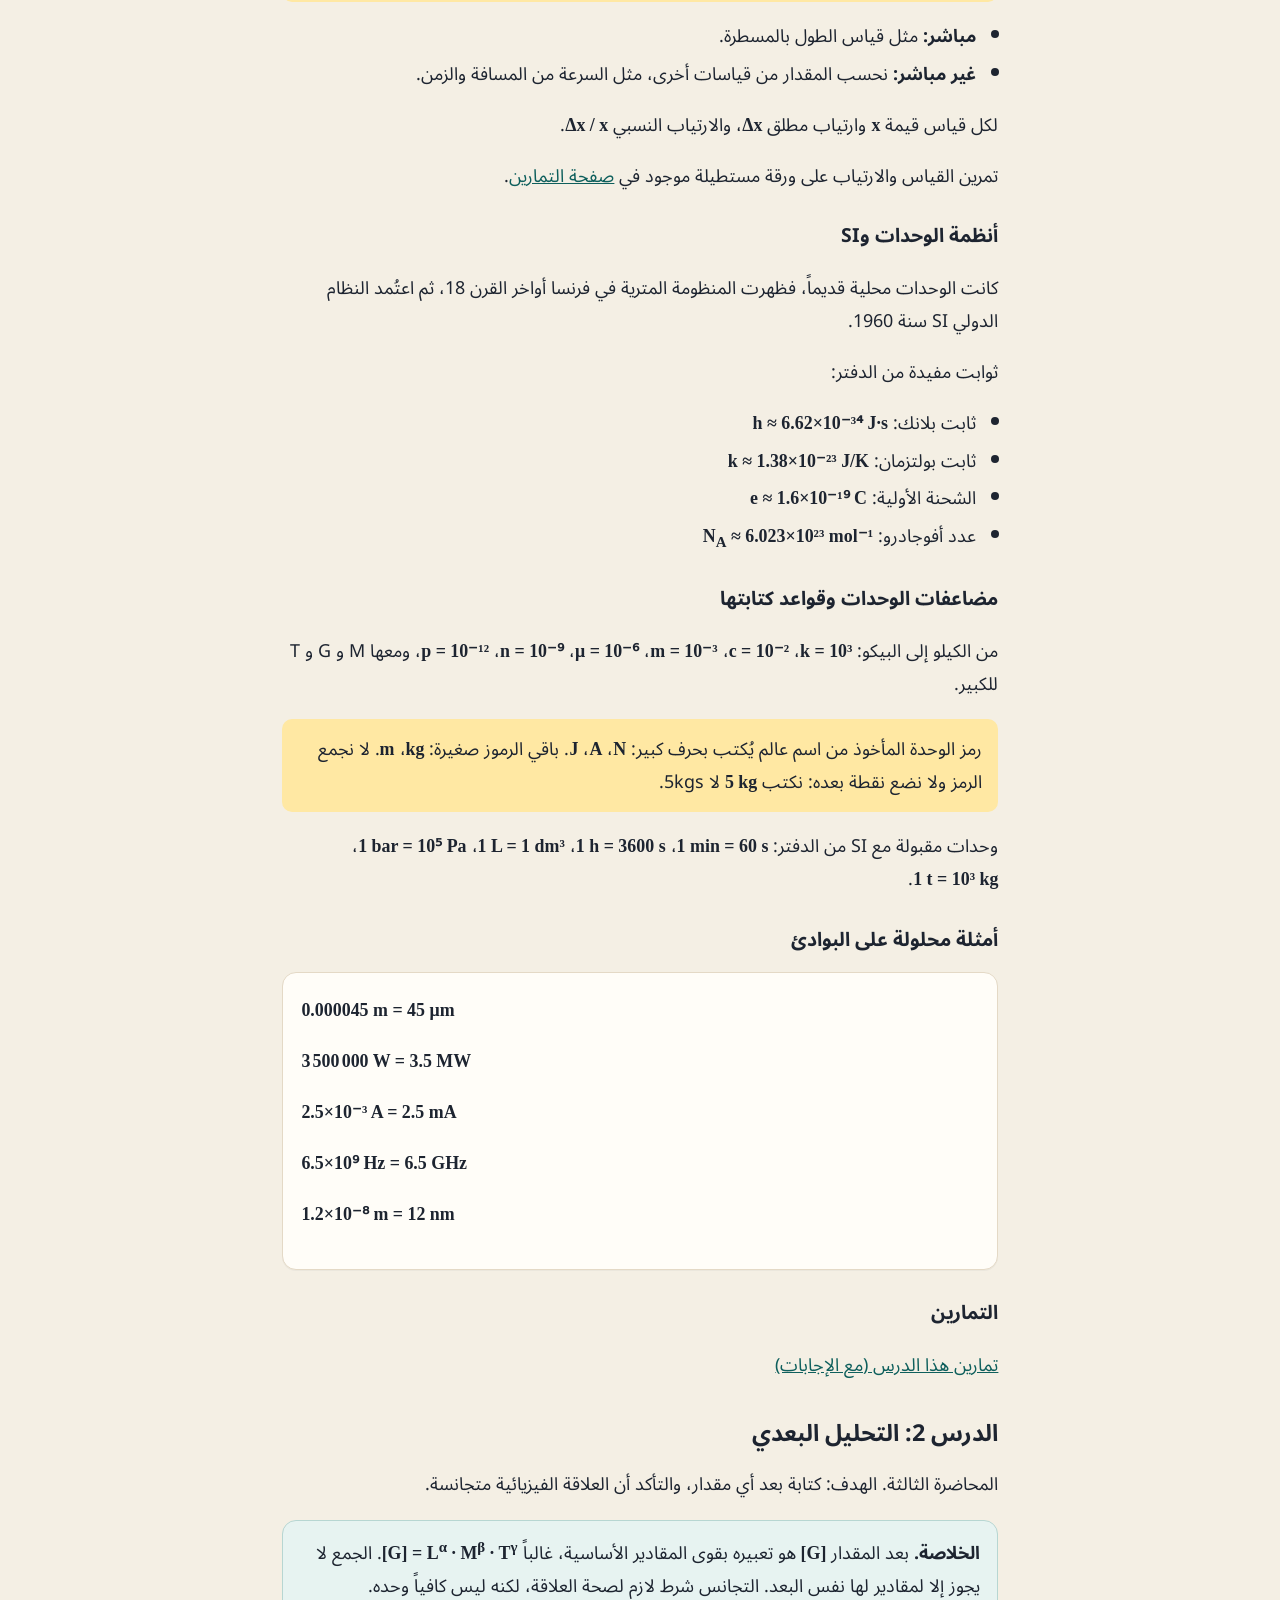
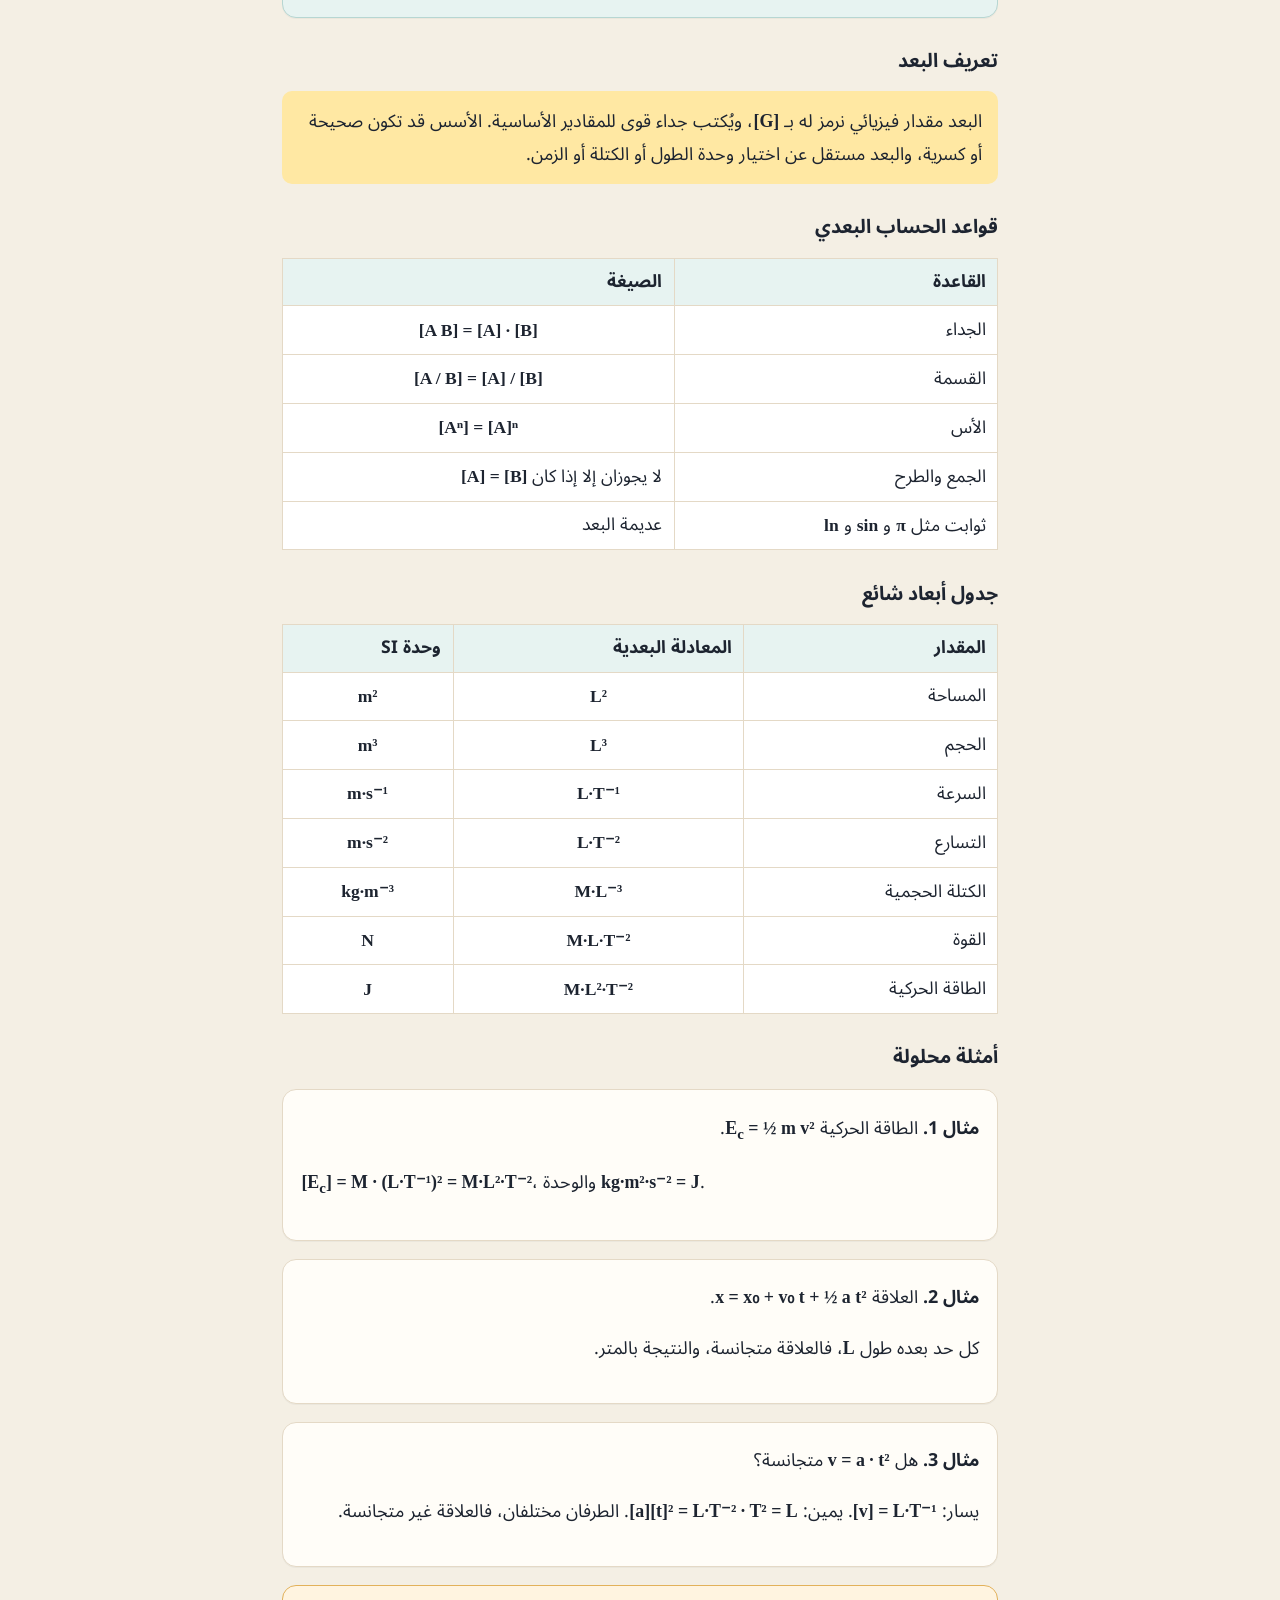
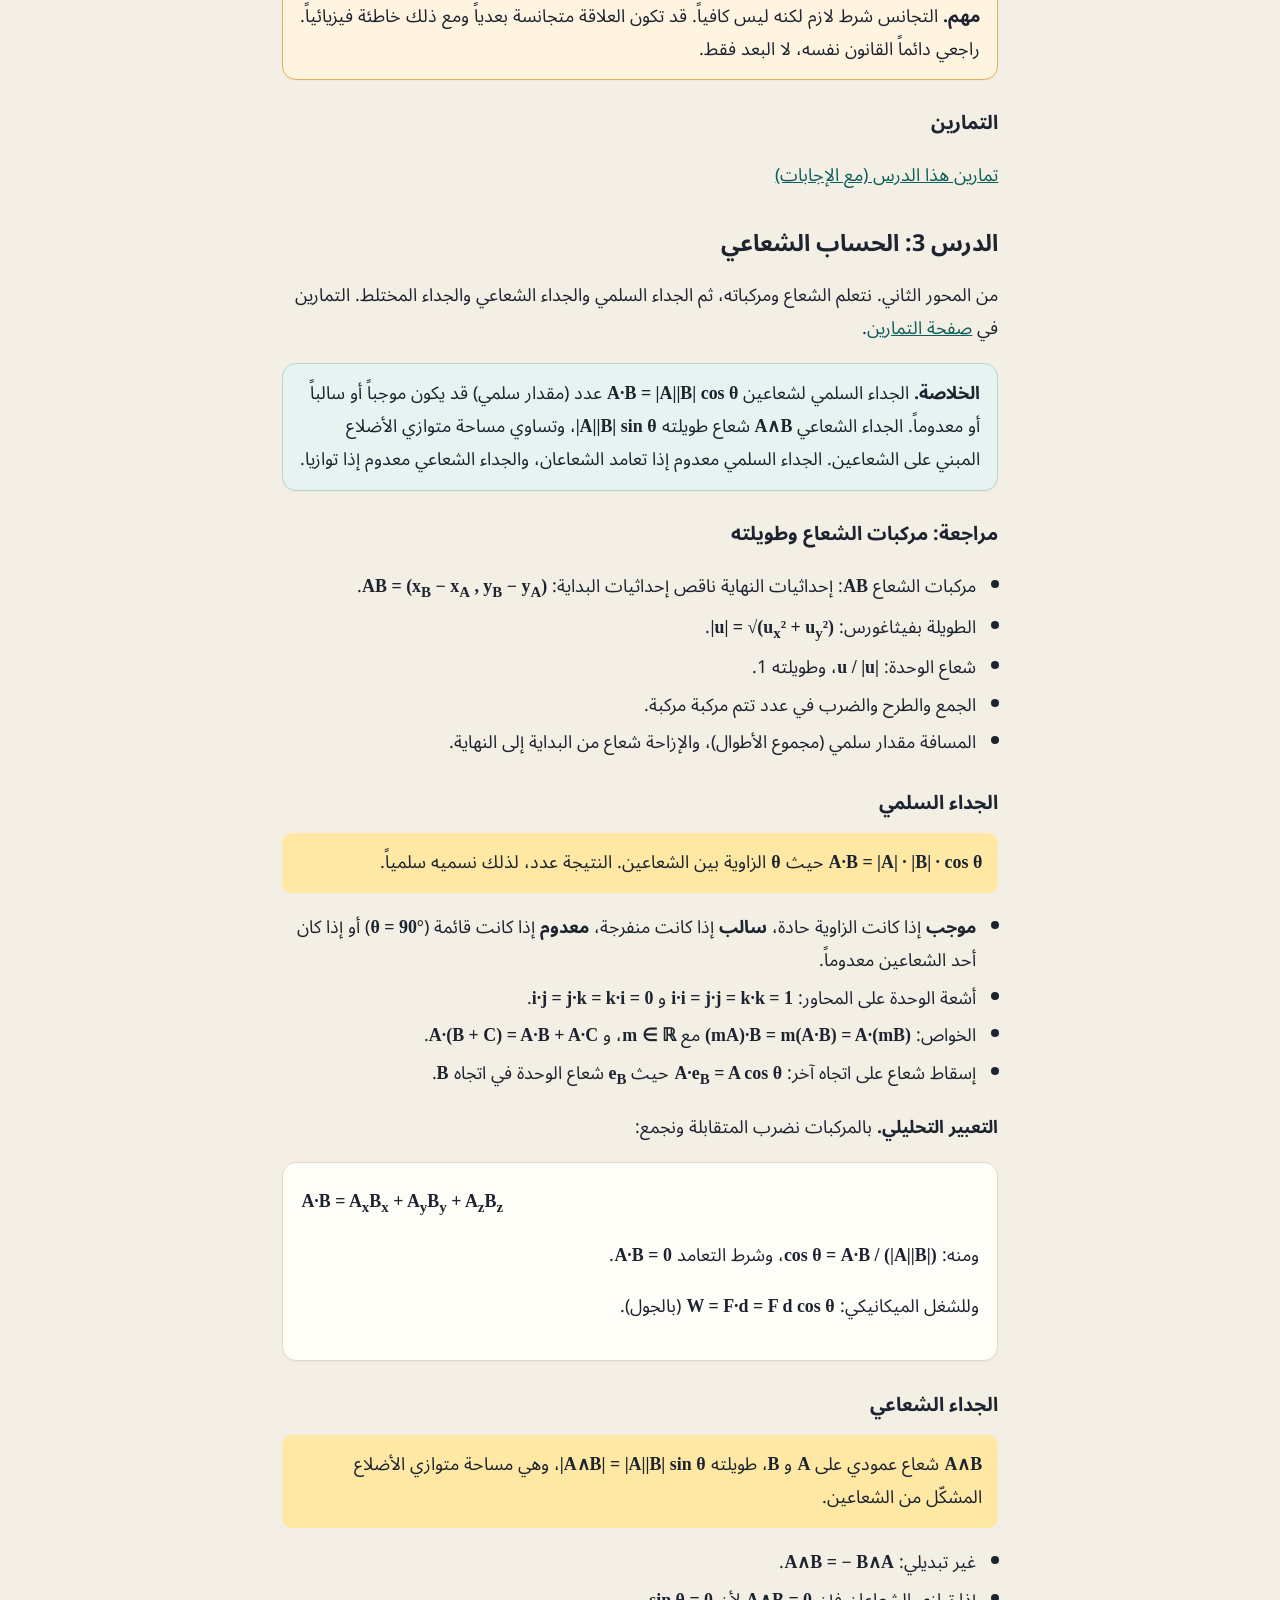
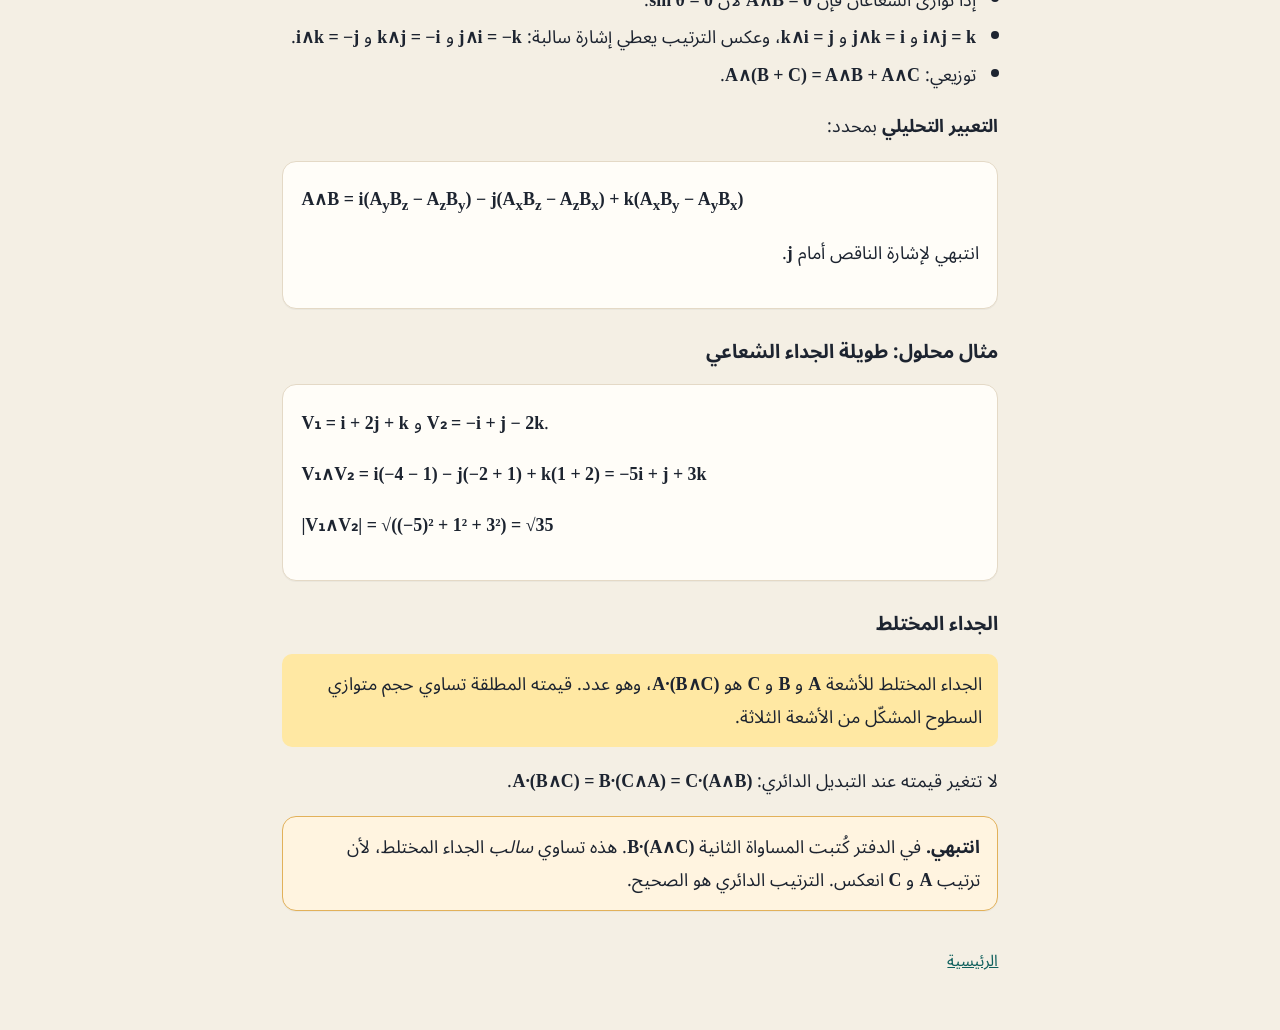
<file: physics/index.html>
<!DOCTYPE html>
<html lang="ar" dir="rtl">
<head>
  <meta charset="utf-8">
  <meta name="viewport" content="width=device-width, initial-scale=1">
  <title>الفيزياء</title>
  <link rel="preconnect" href="https://fonts.googleapis.com">
  <link rel="preconnect" href="https://fonts.gstatic.com" crossorigin>
  <link href="https://fonts.googleapis.com/css2?family=Noto+Sans+Arabic:wght@400;600;700&display=swap" rel="stylesheet">
  <link rel="stylesheet" href="../style.css">
</head>
<body>
  <div class="wrap">
    <header class="site">
      <p class="who"><a href="../index.html">الدروس</a></p>
      <nav>
        <a href="../index.html">الرئيسية</a>
        <a href="../math/index.html">الرياضيات</a>
        <a href="index.html" aria-current="page">الفيزياء</a>
        <a href="../chemistry/index.html">الكيمياء</a>
        <a href="../speed/index.html">اختبارات السرعة</a>
      </nav>
    </header>

    <h1>الفيزياء</h1>
    <p><a href="exercises.html">صفحة التمارين</a></p>
    <p class="meta">من دفتر 27 أكتوبر 2026، وأُضيف الدرس 3 في 20 نوفمبر 2026</p>

    <section id="syllabus">
      <h2>البرنامج السنوي</h2>
      <p>خمسة محاور في البرنامج. ما وصل من الدفتر حتى الآن: المحور الأول (المقادير الفيزيائية، التحليل البعدي)، وبداية المحور الثاني: الحساب الشعاعي.</p>
      <div class="sheet">
        <h3><bdi>I</bdi> — المقادير الفيزيائية</h3>
        <p>تعريف المقادير، الأساسية والمشتقة، القياس، أنظمة الوحدات، والتحليل البعدي.</p>
        <h3><bdi>II</bdi> — الحساب الشعاعي</h3>
        <p>المقادير السلمية والشعاعية، خصائص الشعاع، المعلم، العمليات على الأشعة، الجداء السلمي والجهوي.</p>
        <h3><bdi>III</bdi> — الحركيات</h3>
        <p>النقطة المادية، المسار، شعاع الموضع، السرعة والتسارع، الحركة المستقيمة والدائرية.</p>
        <h3><bdi>IV</bdi> — الديناميك (التحريك)</h3>
        <p>كمية الحركة، قوانين نيوتن، الجذب العام، أنواع القوى، الاحتكاك.</p>
        <h3><bdi>V</bdi> — العمل والطاقة</h3>
        <p>عمل القوة، أنواع الطاقة، مبدأ انحفاظ الطاقة. لم تصل محاضرة مفصّلة بعد في الصور.</p>
      </div>
</section>

    <section id="quantities">
      <h2>الدرس 1: المقادير الفيزيائية</h2>
      <p>المحاضرة الأولى (29/09/2026) والثانية (10/10/2026): ما هو المقدار الفيزيائي، وكيف نقيسه، وبأي وحدة نكتبه في النظام الدولي.</p>

      <div class="callout calm">
        <strong>الخلاصة.</strong>
        المقدار الفيزيائي خاصية لجسم أو ظاهرة نعبر عنها بعدد مضروب في وحدة: <span class="eq">G = {G} · [G]</span>. العدد بلا وحدة لا معنى له، ويتغير إذا تغيّرت الوحدة. المقادير الأساسية مستقلة، والمشتقة تُبنى منها. القياس إما مباشر أو غير مباشر، ولكل قياس ارتياب.
      </div>

      <h3>تعريف المقدار الفيزيائي</h3>
      <div class="def">
        المقدار الفيزيائي هو خاصية لجسم أو ظاهرة، مثل الطول أو الكتلة أو الزمن، تُعبَّر عنها بقيمة عددية مضروبة في وحدة.
      </div>
      <ul>
        <li>لا معنى للقيمة العددية دون وحدة.</li>
        <li>يتغير العدد بتغيّر وحدته.</li>
      </ul>

      <h3>المقادير الأساسية والمشتقة</h3>
      <div class="def">
        <strong>أساسية:</strong> لا تُعرَّف بدلالة مقادير أساسية أخرى. باقي المقادير تُشتق منها.<br>
        <strong>مشتقة:</strong> مقادير يمكن التعبير عنها باستعمال المقادير الأساسية.
      </div>

      <p>المقادير الأساسية في النظام الدولي <bdi>SI</bdi>:</p>
      <div class="table-wrap">
        <table class="prose">
          <thead>
            <tr>
              <th>المقدار</th>
              <th>الرمز البعدي</th>
              <th>الوحدة</th>
            </tr>
          </thead>
          <tbody>
            <tr><td>الطول</td><td class="f"><span class="eq">L</span></td><td><bdi>m</bdi> (المتر)</td></tr>
            <tr><td>الكتلة</td><td class="f"><span class="eq">M</span></td><td><bdi>kg</bdi> (الكيلوغرام)</td></tr>
            <tr><td>الزمن</td><td class="f"><span class="eq">T</span></td><td><bdi>s</bdi> (الثانية)</td></tr>
            <tr><td>كمية المادة</td><td class="f"><span class="eq">N</span></td><td><bdi>mol</bdi> (المول)</td></tr>
            <tr><td>درجة الحرارة</td><td class="f"><span class="eq">Θ</span></td><td><bdi>K</bdi> (الكلفن)</td></tr>
            <tr><td>شدة التيار</td><td class="f"><span class="eq">I</span></td><td><bdi>A</bdi> (الأمبير)</td></tr>
            <tr><td>شدة الإضاءة</td><td class="f"><span class="eq">J</span></td><td><bdi>cd</bdi> (الكانديلا)</td></tr>
          </tbody>
        </table>
      </div>

      <p>أمثلة على مقادير مشتقة من الدفتر:</p>
      <div class="table-wrap">
        <table class="prose">
          <thead>
            <tr>
              <th>المقدار</th>
              <th>القانون</th>
              <th>الوحدة</th>
            </tr>
          </thead>
          <tbody>
            <tr><td>الكتلة الحجمية</td><td class="f"><span class="eq">ρ = m / V</span></td><td class="f"><span class="eq">kg/m³</span></td></tr>
            <tr><td>السرعة</td><td class="f"><span class="eq">v = d / t</span></td><td class="f"><span class="eq">m/s</span></td></tr>
            <tr><td>القوة</td><td class="f"><span class="eq">F = m · a</span></td><td class="f"><span class="eq">N = kg·m/s²</span></td></tr>
            <tr><td>الضغط</td><td class="f"><span class="eq">P = F / S</span></td><td class="f"><span class="eq">Pa</span></td></tr>
            <tr><td>الطاقة</td><td class="f"><span class="eq">W = F · d</span></td><td class="f"><span class="eq">J</span></td></tr>
            <tr><td>الاستطاعة</td><td class="f"><span class="eq">P = E / t</span></td><td class="f"><span class="eq">W = J/s</span></td></tr>
            <tr><td>التواتر</td><td class="f"><span class="eq">f = 1 / T</span></td><td class="f"><span class="eq">Hz = s⁻¹</span></td></tr>
          </tbody>
        </table>
      </div>

      <h3>تعبير الوحدات الخاصة بدلالة الوحدات الأساسية</h3>
      <p>من الدفتر، خطوة بخطوة:</p>
      <ul>
        <li><strong>نيوتن:</strong> <span class="eq">N = kg·m·s⁻²</span></li>
        <li><strong>جول:</strong> من <span class="eq">E<sub>c</sub> = ½ m v²</span> نحصل على <span class="eq">J = kg·m²·s⁻²</span></li>
        <li><strong>واط:</strong> <span class="eq">W = J/s = kg·m²·s⁻³</span></li>
        <li><strong>باسكال:</strong> <span class="eq">Pa = N/m² = kg·m⁻¹·s⁻²</span></li>
        <li><strong>هرتز:</strong> <span class="eq">Hz = s⁻¹</span></li>
        <li><strong>كولوم:</strong> <span class="eq">C = A·s</span></li>
        <li><strong>فولت:</strong> <span class="eq">V = W/A = kg·m²·s⁻³·A⁻¹</span></li>
      </ul>

      <h3>القياس والارتياب</h3>
      <div class="def">
        القياس هو مقارنة مقدار فيزيائي بمقدار من النوع نفسه اختير وحدة.
      </div>
      <ul>
        <li><strong>مباشر:</strong> مثل قياس الطول بالمسطرة.</li>
        <li><strong>غير مباشر:</strong> نحسب المقدار من قياسات أخرى، مثل السرعة من المسافة والزمن.</li>
      </ul>
      <p>لكل قياس قيمة <span class="eq">x</span> وارتياب مطلق <span class="eq">Δx</span>، والارتياب النسبي <span class="eq">Δx / x</span>.</p>
      <p>تمرين القياس والارتياب على ورقة مستطيلة موجود في <a href="exercises.html#ex-quantities">صفحة التمارين</a>.</p>

      <h3>أنظمة الوحدات و<bdi>SI</bdi></h3>
      <p>كانت الوحدات محلية قديماً، فظهرت المنظومة المترية في فرنسا أواخر القرن 18، ثم اعتُمد النظام الدولي <bdi>SI</bdi> سنة 1960.</p>
      <p>ثوابت مفيدة من الدفتر:</p>
      <ul>
        <li>ثابت بلانك: <span class="eq">h ≈ 6.62×10⁻³⁴ J·s</span></li>
        <li>ثابت بولتزمان: <span class="eq">k ≈ 1.38×10⁻²³ J/K</span></li>
        <li>الشحنة الأولية: <span class="eq">e ≈ 1.6×10⁻¹⁹ C</span></li>
        <li>عدد أفوجادرو: <span class="eq">N<sub>A</sub> ≈ 6.023×10²³ mol⁻¹</span></li>
      </ul>

      <h3>مضاعفات الوحدات وقواعد كتابتها</h3>
      <p>من الكيلو إلى البيكو: <span class="eq">k = 10³</span>، <span class="eq">c = 10⁻²</span>، <span class="eq">m = 10⁻³</span>، <span class="eq">μ = 10⁻⁶</span>، <span class="eq">n = 10⁻⁹</span>، <span class="eq">p = 10⁻¹²</span>، ومعها <bdi>M</bdi> و <bdi>G</bdi> و <bdi>T</bdi> للكبير.</p>
      <div class="def">
        رمز الوحدة المأخوذ من اسم عالم يُكتب بحرف كبير: <span class="eq">N</span>، <span class="eq">A</span>، <span class="eq">J</span>. باقي الرموز صغيرة: <span class="eq">kg</span>، <span class="eq">m</span>. لا نجمع الرمز ولا نضع نقطة بعده: نكتب <span class="eq">5 kg</span> لا <bdi>5kgs</bdi>.
      </div>
      <p>وحدات مقبولة مع <bdi>SI</bdi> من الدفتر: <span class="eq">1 min = 60 s</span>، <span class="eq">1 h = 3600 s</span>، <span class="eq">1 L = 1 dm³</span>، <span class="eq">1 bar = 10⁵ Pa</span>، <span class="eq">1 t = 10³ kg</span>.</p>

      <h3>أمثلة محلولة على البوادئ</h3>
      <div class="sheet">
        <p class="formula"><span class="eq">0.000045 m = 45 μm</span></p>
        <p class="formula"><span class="eq">3 500 000 W = 3.5 MW</span></p>
        <p class="formula"><span class="eq">2.5×10⁻³ A = 2.5 mA</span></p>
        <p class="formula"><span class="eq">6.5×10⁹ Hz = 6.5 GHz</span></p>
        <p class="formula"><span class="eq">1.2×10⁻⁸ m = 12 nm</span></p>
      </div>

      <h3>التمارين</h3>
      <p><a href="exercises.html#ex-quantities">تمارين هذا الدرس (مع الإجابات)</a></p>
</section>

    <section id="dimensions">
      <h2>الدرس 2: التحليل البعدي</h2>
      <p>المحاضرة الثالثة. الهدف: كتابة بعد أي مقدار، والتأكد أن العلاقة الفيزيائية متجانسة.</p>

      <div class="callout calm">
        <strong>الخلاصة.</strong>
        بعد المقدار <span class="eq">[G]</span> هو تعبيره بقوى المقادير الأساسية، غالباً <span class="eq">[G] = L<sup>α</sup> · M<sup>β</sup> · T<sup>γ</sup></span>. الجمع لا يجوز إلا لمقادير لها نفس البعد. التجانس شرط لازم لصحة العلاقة، لكنه ليس كافياً وحده.
      </div>

      <h3>تعريف البعد</h3>
      <div class="def">
        البعد مقدار فيزيائي نرمز له بـ <span class="eq">[G]</span>، ويُكتب جداء قوى للمقادير الأساسية. الأسس قد تكون صحيحة أو كسرية، والبعد مستقل عن اختيار وحدة الطول أو الكتلة أو الزمن.
      </div>

      <h3>قواعد الحساب البعدي</h3>
      <div class="table-wrap">
        <table class="prose">
          <thead>
            <tr>
              <th>القاعدة</th>
              <th>الصيغة</th>
            </tr>
          </thead>
          <tbody>
            <tr><td>الجداء</td><td class="f"><span class="eq">[A B] = [A] · [B]</span></td></tr>
            <tr><td>القسمة</td><td class="f"><span class="eq">[A / B] = [A] / [B]</span></td></tr>
            <tr><td>الأس</td><td class="f"><span class="eq">[Aⁿ] = [A]ⁿ</span></td></tr>
            <tr><td>الجمع والطرح</td><td>لا يجوزان إلا إذا كان <span class="eq">[A] = [B]</span></td></tr>
            <tr><td>ثوابت مثل <span class="eq">π</span> و <span class="eq">sin</span> و <span class="eq">ln</span></td><td>عديمة البعد</td></tr>
          </tbody>
        </table>
      </div>

      <h3>جدول أبعاد شائع</h3>
      <div class="table-wrap">
        <table class="prose">
          <thead>
            <tr>
              <th>المقدار</th>
              <th>المعادلة البعدية</th>
              <th>وحدة <bdi>SI</bdi></th>
            </tr>
          </thead>
          <tbody>
            <tr><td>المساحة</td><td class="f"><span class="eq">L²</span></td><td class="f"><span class="eq">m²</span></td></tr>
            <tr><td>الحجم</td><td class="f"><span class="eq">L³</span></td><td class="f"><span class="eq">m³</span></td></tr>
            <tr><td>السرعة</td><td class="f"><span class="eq">L·T⁻¹</span></td><td class="f"><span class="eq">m·s⁻¹</span></td></tr>
            <tr><td>التسارع</td><td class="f"><span class="eq">L·T⁻²</span></td><td class="f"><span class="eq">m·s⁻²</span></td></tr>
            <tr><td>الكتلة الحجمية</td><td class="f"><span class="eq">M·L⁻³</span></td><td class="f"><span class="eq">kg·m⁻³</span></td></tr>
            <tr><td>القوة</td><td class="f"><span class="eq">M·L·T⁻²</span></td><td class="f"><span class="eq">N</span></td></tr>
            <tr><td>الطاقة الحركية</td><td class="f"><span class="eq">M·L²·T⁻²</span></td><td class="f"><span class="eq">J</span></td></tr>
          </tbody>
        </table>
      </div>

      <h3>أمثلة محلولة</h3>
      <div class="sheet">
        <p><strong>مثال 1.</strong> الطاقة الحركية <span class="eq">E<sub>c</sub> = ½ m v²</span>.</p>
        <p class="formula"><span class="eq">[E<sub>c</sub>] = M · (L·T⁻¹)² = M·L²·T⁻²</span>، والوحدة <span class="eq">kg·m²·s⁻² = J</span>.</p>
      </div>
      <div class="sheet">
        <p><strong>مثال 2.</strong> العلاقة <span class="eq">x = x₀ + v₀ t + ½ a t²</span>.</p>
        <p>كل حد بعده طول <span class="eq">L</span>، فالعلاقة متجانسة، والنتيجة بالمتر.</p>
      </div>
      <div class="sheet">
        <p><strong>مثال 3.</strong> هل <span class="eq">v = a · t²</span> متجانسة؟</p>
        <p>يسار: <span class="eq">[v] = L·T⁻¹</span>. يمين: <span class="eq">[a][t]² = L·T⁻² · T² = L</span>. الطرفان مختلفان، فالعلاقة غير متجانسة.</p>
      </div>
      <div class="callout">
        <strong>مهم.</strong>
        التجانس شرط لازم لكنه ليس كافياً. قد تكون العلاقة متجانسة بعدياً ومع ذلك خاطئة فيزيائياً. راجعي دائماً القانون نفسه، لا البعد فقط.
      </div>

      <h3>التمارين</h3>
      <p><a href="exercises.html#ex-dimensions">تمارين هذا الدرس (مع الإجابات)</a></p>
</section>

    <section id="vectors">
      <h2>الدرس 3: الحساب الشعاعي</h2>
      <p>من المحور الثاني. نتعلم الشعاع ومركباته، ثم الجداء السلمي والجداء الشعاعي والجداء المختلط. التمارين في <a href="exercises.html#ex-vectors">صفحة التمارين</a>.</p>

      <div class="callout calm">
        <strong>الخلاصة.</strong>
        الجداء السلمي لشعاعين <span class="eq">A·B = |A||B| cos θ</span> عدد (مقدار سلمي) قد يكون موجباً أو سالباً أو معدوماً. الجداء الشعاعي <span class="eq">A∧B</span> شعاع طويلته <span class="eq">|A||B| sin θ</span>، وتساوي مساحة متوازي الأضلاع المبني على الشعاعين. الجداء السلمي معدوم إذا تعامد الشعاعان، والجداء الشعاعي معدوم إذا توازيا.
      </div>

      <h3>مراجعة: مركبات الشعاع وطويلته</h3>
      <ul>
        <li>مركبات الشعاع <span class="eq">AB</span>: إحداثيات النهاية ناقص إحداثيات البداية: <span class="eq">AB = (x<sub>B</sub> − x<sub>A</sub> , y<sub>B</sub> − y<sub>A</sub>)</span>.</li>
        <li>الطويلة بفيثاغورس: <span class="eq">|u| = √(u<sub>x</sub>² + u<sub>y</sub>²)</span>.</li>
        <li>شعاع الوحدة: <span class="eq">u / |u|</span>، وطويلته 1.</li>
        <li>الجمع والطرح والضرب في عدد تتم مركبة مركبة.</li>
        <li>المسافة مقدار سلمي (مجموع الأطوال)، والإزاحة شعاع من البداية إلى النهاية.</li>
      </ul>

      <h3>الجداء السلمي</h3>
      <div class="def">
        <span class="eq">A·B = |A| · |B| · cos θ</span> حيث <span class="eq">θ</span> الزاوية بين الشعاعين. النتيجة عدد، لذلك نسميه سلمياً.
      </div>
      <ul>
        <li><strong>موجب</strong> إذا كانت الزاوية حادة، <strong>سالب</strong> إذا كانت منفرجة، <strong>معدوم</strong> إذا كانت قائمة (<span class="eq">θ = 90°</span>) أو إذا كان أحد الشعاعين معدوماً.</li>
        <li>أشعة الوحدة على المحاور: <span class="eq">i·i = j·j = k·k = 1</span> و <span class="eq">i·j = j·k = k·i = 0</span>.</li>
        <li>الخواص: <span class="eq">(mA)·B = m(A·B) = A·(mB)</span> مع <span class="eq">m ∈ ℝ</span>، و <span class="eq">A·(B + C) = A·B + A·C</span>.</li>
        <li>إسقاط شعاع على اتجاه آخر: <span class="eq">A·e<sub>B</sub> = A cos θ</span> حيث <span class="eq">e<sub>B</sub></span> شعاع الوحدة في اتجاه <span class="eq">B</span>.</li>
      </ul>
      <p><strong>التعبير التحليلي.</strong> بالمركبات نضرب المتقابلة ونجمع:</p>
      <div class="sheet">
        <p class="formula"><span class="eq">A·B = A<sub>x</sub>B<sub>x</sub> + A<sub>y</sub>B<sub>y</sub> + A<sub>z</sub>B<sub>z</sub></span></p>
        <p>ومنه: <span class="eq">cos θ = A·B / (|A||B|)</span>، وشرط التعامد <span class="eq">A·B = 0</span>.</p>
        <p>وللشغل الميكانيكي: <span class="eq">W = F·d = F d cos θ</span> (بالجول).</p>
      </div>

      <h3>الجداء الشعاعي</h3>
      <div class="def">
        <span class="eq">A∧B</span> شعاع عمودي على <span class="eq">A</span> و <span class="eq">B</span>، طويلته <span class="eq">|A∧B| = |A||B| sin θ</span>، وهي مساحة متوازي الأضلاع المشكّل من الشعاعين.
      </div>
      <ul>
        <li>غير تبديلي: <span class="eq">A∧B = − B∧A</span>.</li>
        <li>إذا توازى الشعاعان فإن <span class="eq">A∧B = 0</span> لأن <span class="eq">sin θ = 0</span>.</li>
        <li><span class="eq">i∧j = k</span> و <span class="eq">j∧k = i</span> و <span class="eq">k∧i = j</span>، وعكس الترتيب يعطي إشارة سالبة: <span class="eq">j∧i = −k</span> و <span class="eq">k∧j = −i</span> و <span class="eq">i∧k = −j</span>.</li>
        <li>توزيعي: <span class="eq">A∧(B + C) = A∧B + A∧C</span>.</li>
      </ul>
      <p><strong>التعبير التحليلي</strong> بمحدد:</p>
      <div class="sheet">
        <p class="formula"><span class="eq">A∧B = i(A<sub>y</sub>B<sub>z</sub> − A<sub>z</sub>B<sub>y</sub>) − j(A<sub>x</sub>B<sub>z</sub> − A<sub>z</sub>B<sub>x</sub>) + k(A<sub>x</sub>B<sub>y</sub> − A<sub>y</sub>B<sub>x</sub>)</span></p>
        <p>انتبهي لإشارة الناقص أمام <span class="eq">j</span>.</p>
      </div>

      <h3>مثال محلول: طويلة الجداء الشعاعي</h3>
      <div class="sheet">
        <p class="formula"><span class="eq">V₁ = i + 2j + k</span> و <span class="eq">V₂ = −i + j − 2k</span>.</p>
        <p class="formula"><span class="eq">V₁∧V₂ = i(−4 − 1) − j(−2 + 1) + k(1 + 2) = −5i + j + 3k</span></p>
        <p class="formula"><span class="eq">|V₁∧V₂| = √((−5)² + 1² + 3²) = √35</span></p>
      </div>

      <h3>الجداء المختلط</h3>
      <div class="def">
        الجداء المختلط للأشعة <span class="eq">A</span> و <span class="eq">B</span> و <span class="eq">C</span> هو <span class="eq">A·(B∧C)</span>، وهو عدد. قيمته المطلقة تساوي حجم متوازي السطوح المشكّل من الأشعة الثلاثة.
      </div>
      <p>لا تتغير قيمته عند التبديل الدائري: <span class="eq">A·(B∧C) = B·(C∧A) = C·(A∧B)</span>.</p>
      <div class="callout">
        <strong>انتبهي.</strong>
        في الدفتر كُتبت المساواة الثانية <span class="eq">B·(A∧C)</span>. هذه تساوي <em>سالب</em> الجداء المختلط، لأن ترتيب <span class="eq">A</span> و <span class="eq">C</span> انعكس. الترتيب الدائري هو الصحيح.
      </div>
</section>

    <footer>
      <a href="../index.html">الرئيسية</a>
    </footer>
  </div>
</body>
</html>
</file>
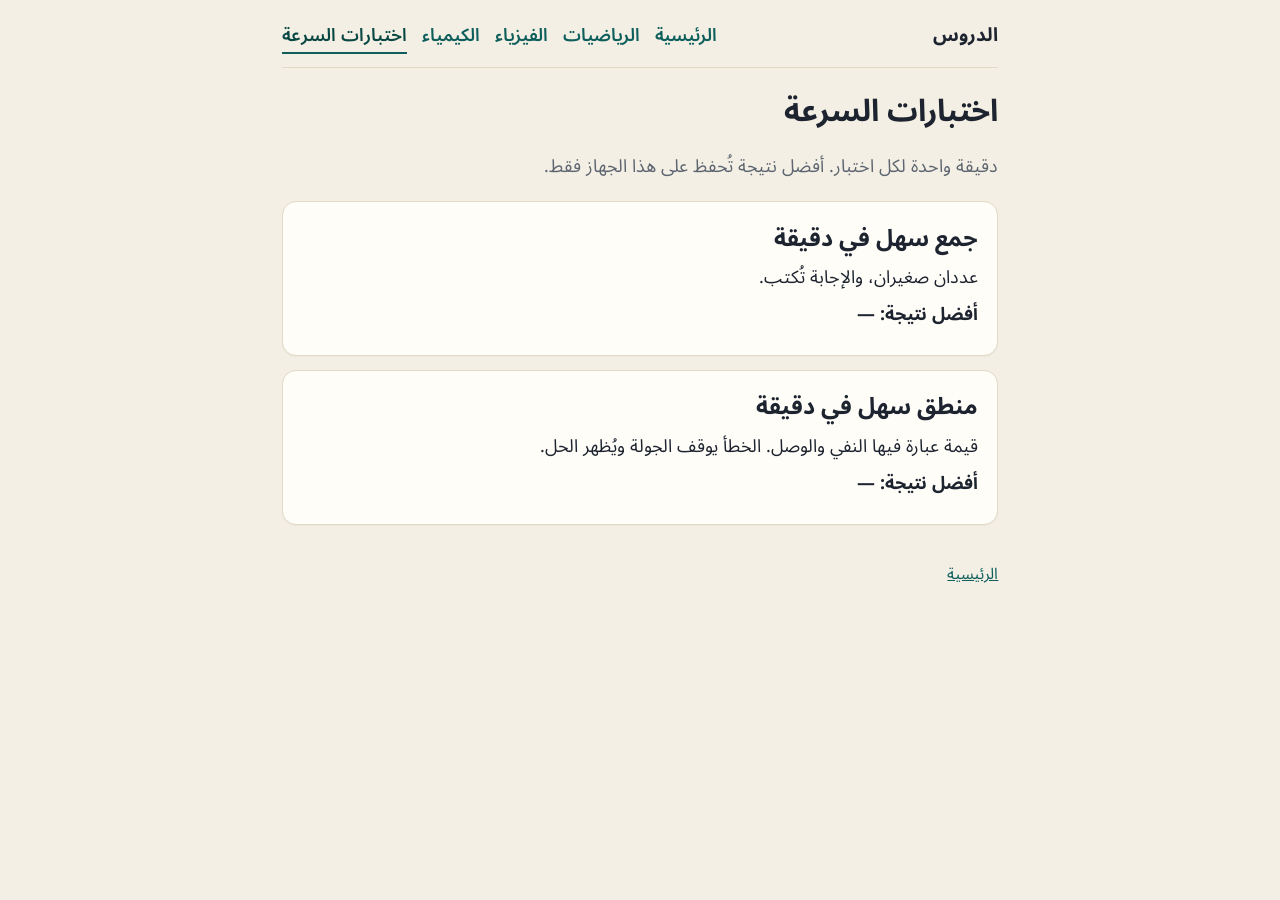
<file: speed/index.html>
<!DOCTYPE html>
<html lang="ar" dir="rtl">
<head>
  <meta charset="utf-8">
  <meta name="viewport" content="width=device-width, initial-scale=1">
  <title>اختبارات السرعة</title>
  <link rel="preconnect" href="https://fonts.googleapis.com">
  <link rel="preconnect" href="https://fonts.gstatic.com" crossorigin>
  <link href="https://fonts.googleapis.com/css2?family=Noto+Sans+Arabic:wght@400;600;700&display=swap" rel="stylesheet">
  <link rel="stylesheet" href="../style.css">
  <link rel="stylesheet" href="tests.css">
</head>
<body>
  <div class="wrap">
    <header class="site">
      <p class="who"><a href="../index.html">الدروس</a></p>
      <nav>
        <a href="../index.html">الرئيسية</a>
        <a href="../math/index.html">الرياضيات</a>
        <a href="../physics/index.html">الفيزياء</a>
        <a href="../chemistry/index.html">الكيمياء</a>
        <a href="index.html" aria-current="page">اختبارات السرعة</a>
      </nav>
    </header>

    <h1>اختبارات السرعة</h1>
    <p class="lede">دقيقة واحدة لكل اختبار. أفضل نتيجة تُحفظ على هذا الجهاز فقط.</p>

    <a class="card" href="addition.html">
      <h2>جمع سهل في دقيقة</h2>
      <p>عددان صغيران، والإجابة تُكتب.</p>
      <p class="best-line">أفضل نتيجة: <span data-best="addition">—</span></p>
    </a>

    <a class="card" href="logic.html">
      <h2>منطق سهل في دقيقة</h2>
      <p>قيمة عبارة فيها النفي والوصل. الخطأ يوقف الجولة ويُظهر الحل.</p>
      <p class="best-line">أفضل نتيجة: <span data-best="logic">—</span></p>
    </a>

    <footer><a href="../index.html">الرئيسية</a></footer>
  </div>
  <script src="best.js"></script>
  <script>
    document.querySelectorAll("[data-best]").forEach(function (el) {
      var n = window.SpeedBest.read(el.getAttribute("data-best"));
      el.textContent = n > 0 ? String(n) : "—";
    });
  </script>
</body>
</html>
</file>
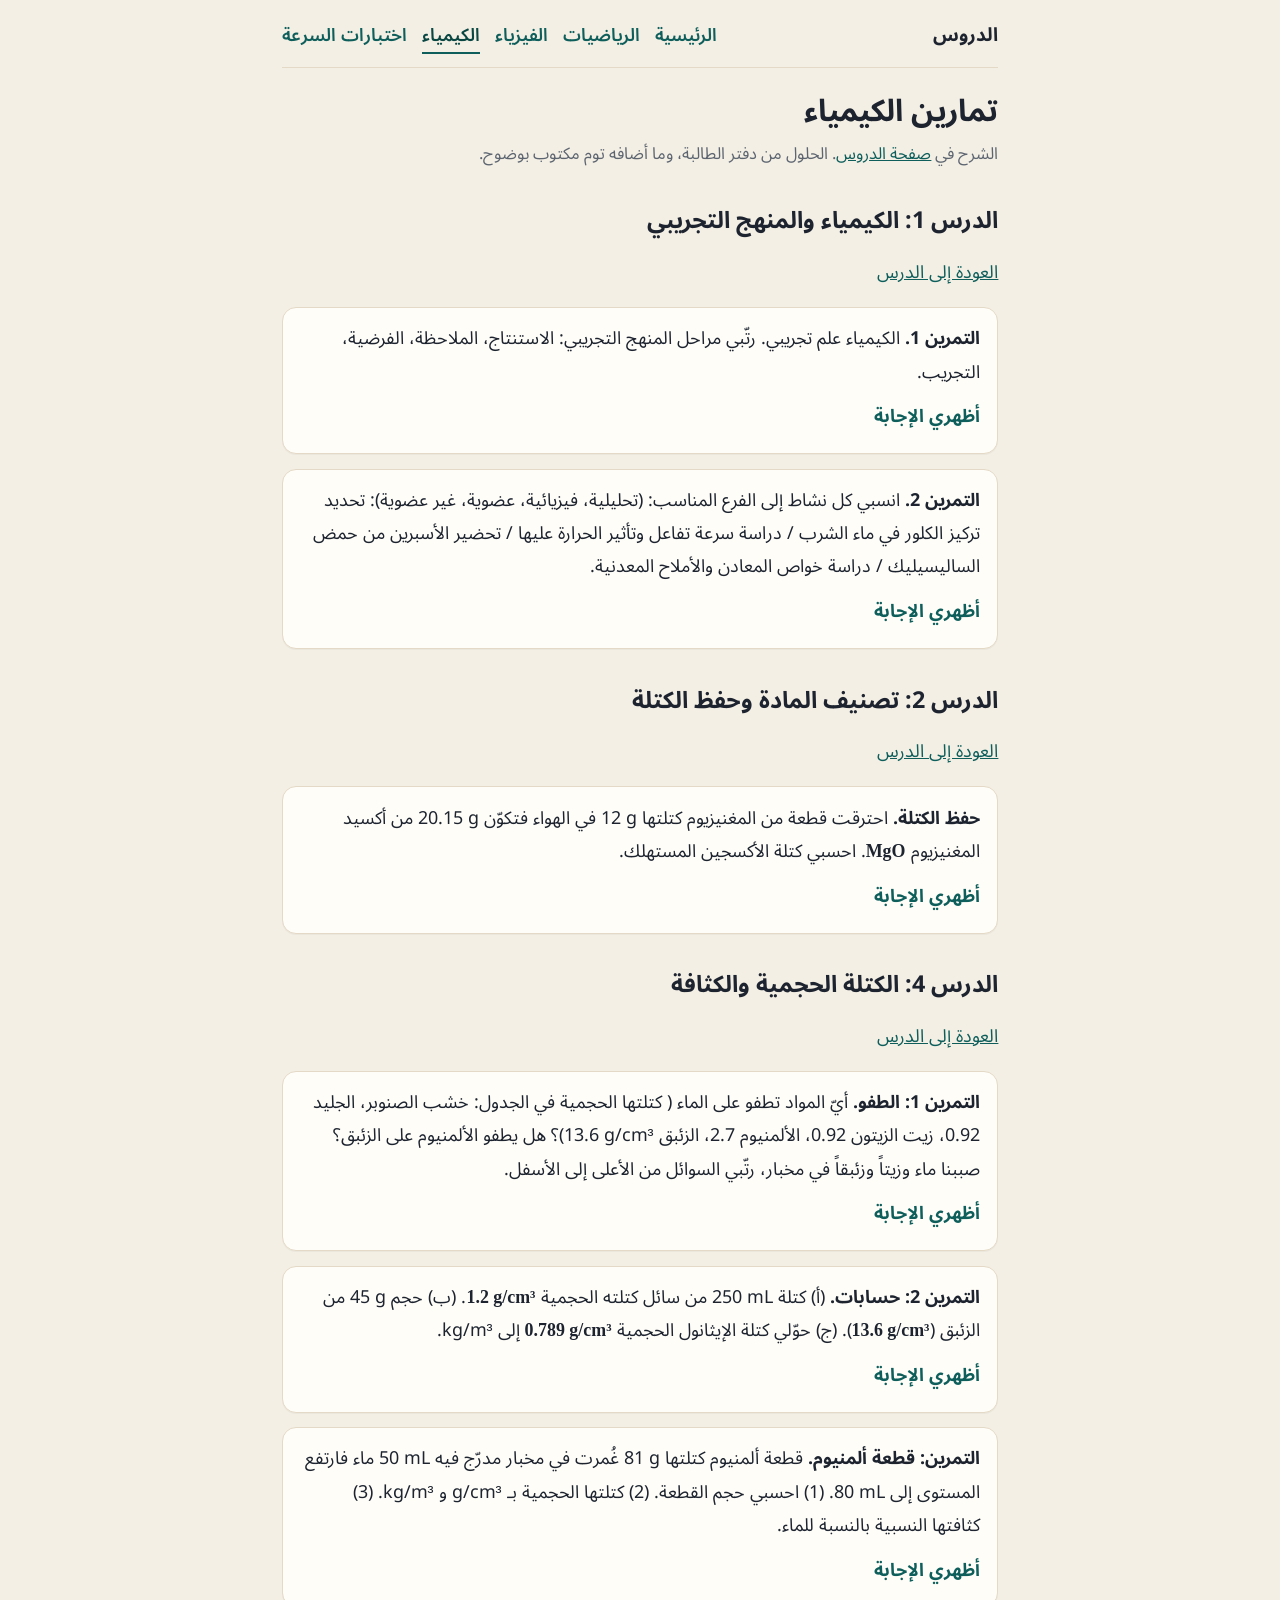
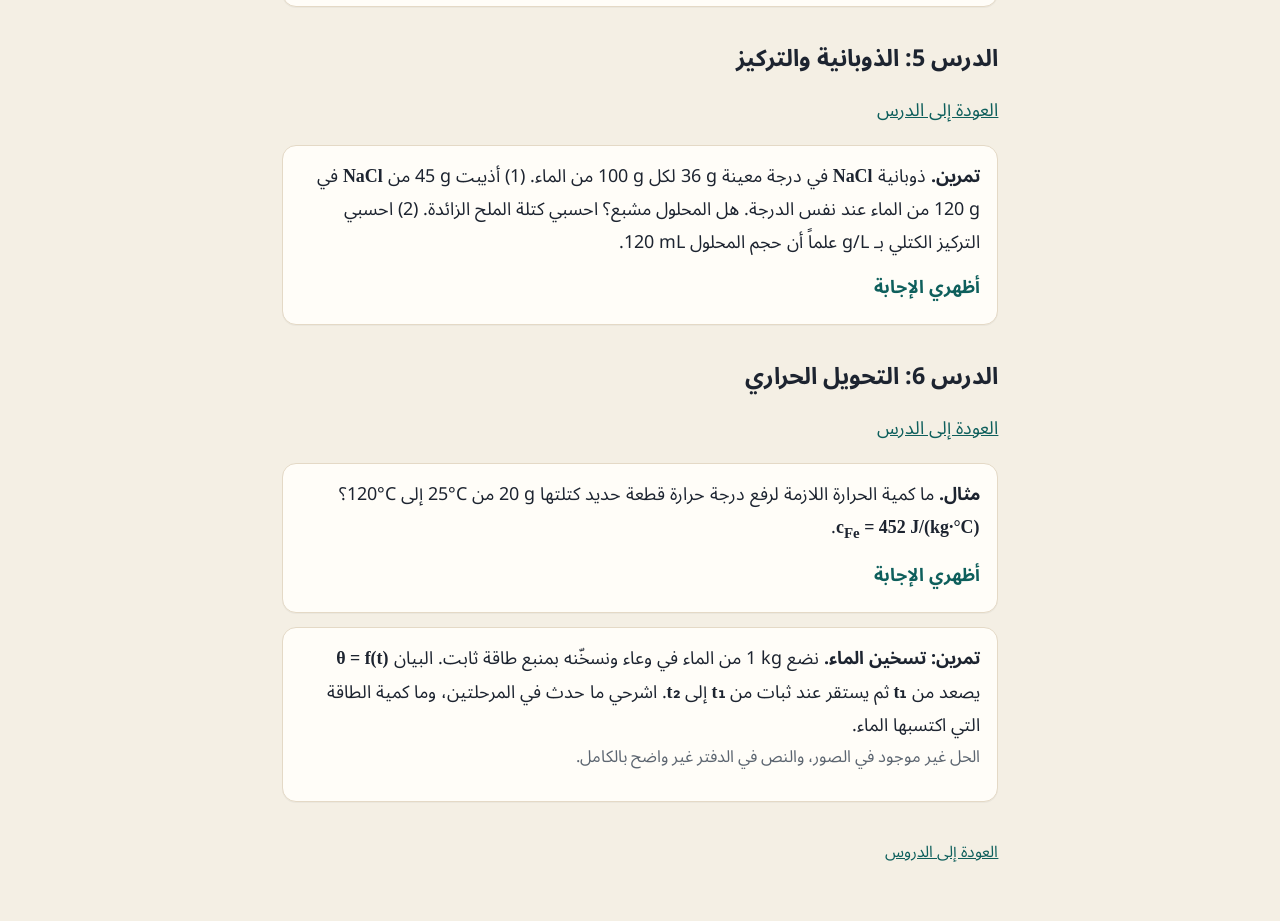
<file: chemistry/exercises.html>
<!DOCTYPE html>
<html lang="ar" dir="rtl">
<head>
  <meta charset="utf-8">
  <meta name="viewport" content="width=device-width, initial-scale=1">
  <title>تمارين الكيمياء</title>
  <link rel="preconnect" href="https://fonts.googleapis.com">
  <link rel="preconnect" href="https://fonts.gstatic.com" crossorigin>
  <link href="https://fonts.googleapis.com/css2?family=Noto+Sans+Arabic:wght@400;600;700&display=swap" rel="stylesheet">
  <link rel="stylesheet" href="../style.css">
</head>
<body>
  <div class="wrap">
    <header class="site">
      <p class="who"><a href="../index.html">الدروس</a></p>
      <nav>
        <a href="../index.html">الرئيسية</a>
        <a href="../math/index.html">الرياضيات</a>
        <a href="../physics/index.html">الفيزياء</a>
        <a href="../chemistry/index.html" aria-current="page">الكيمياء</a>
        <a href="../speed/index.html">اختبارات السرعة</a>
      </nav>
    </header>

    <h1>تمارين الكيمياء</h1>
<p class="meta">الشرح في <a href="index.html">صفحة الدروس</a>. الحلول من دفتر الطالبة، وما أضافه توم مكتوب بوضوح.</p>
<section id="ex-method">
<h2>الدرس 1: الكيمياء والمنهج التجريبي</h2>
<p><a href="index.html#method">العودة إلى الدرس</a></p>
<article class="exercise">
<div class="statement"><strong>التمرين 1.</strong> الكيمياء علم تجريبي. رتّبي مراحل المنهج التجريبي: الاستنتاج، الملاحظة، الفرضية، التجريب.</div>

<details class="answer">
<summary>أظهري الإجابة</summary>
<div class="solution"><ol><li>الملاحظة: معاينة الظاهرة وتسجيل ما نراه.</li><li>الفرضية: تفسير مؤقت.</li><li>التجريب: تنفيذ التجربة لاختبار الفرضية.</li><li>الاستنتاج: قبول الفرضية أو رفضها.</li></ol></div>
</details>
</article>
<article class="exercise">
<div class="statement"><strong>التمرين 2.</strong> انسبي كل نشاط إلى الفرع المناسب: (تحليلية، فيزيائية، عضوية، غير عضوية): تحديد تركيز الكلور في ماء الشرب / دراسة سرعة تفاعل وتأثير الحرارة عليها / تحضير الأسبرين من حمض الساليسيليك / دراسة خواص المعادن والأملاح المعدنية.</div>

<details class="answer">
<summary>أظهري الإجابة</summary>
<div class="solution"><ul><li>تركيز الكلور: الكيمياء التحليلية.</li><li>سرعة التفاعل والحرارة: الكيمياء الفيزيائية.</li><li>الأسبرين: الكيمياء العضوية.</li><li>المعادن والأملاح: الكيمياء غير العضوية.</li></ul></div>
</details>
</article>
</section>
<section id="ex-matter">
<h2>الدرس 2: تصنيف المادة وحفظ الكتلة</h2>
<p><a href="index.html#matter">العودة إلى الدرس</a></p>
<article class="exercise">
<div class="statement"><strong>حفظ الكتلة.</strong> احترقت قطعة من المغنيزيوم كتلتها <bdi>12 g</bdi> في الهواء فتكوّن <bdi>20.15 g</bdi> من أكسيد المغنيزيوم <span class="eq">MgO</span>. احسبي كتلة الأكسجين المستهلك.</div>

<details class="answer">
<summary>أظهري الإجابة</summary>
<div class="solution"><p class="formula"><span class="eq">2Mg + O₂ → 2MgO</span></p><p class="formula"><span class="eq">m(Mg) + m(O₂) = m(MgO)</span> فـ <span class="eq">m(O₂) = 20.15 − 12 = 8.15 g</span>.</p></div>
</details>
</article>
</section>
<section id="ex-density">
<h2>الدرس 4: الكتلة الحجمية والكثافة</h2>
<p><a href="index.html#density">العودة إلى الدرس</a></p>
<article class="exercise">
<div class="statement"><strong>التمرين 1: الطفو.</strong> أيّ المواد تطفو على الماء ( كتلتها الحجمية في الجدول: خشب الصنوبر، الجليد 0.92، زيت الزيتون 0.92، الألمنيوم 2.7، الزئبق <bdi>13.6 g/cm³</bdi>)؟ هل يطفو الألمنيوم على الزئبق؟ صببنا ماء وزيتاً وزئبقاً في مخبار، رتّبي السوائل من الأعلى إلى الأسفل.</div>

<details class="answer">
<summary>أظهري الإجابة</summary>
<div class="solution"><p>القاعدة: تطفو المادة على سائل إذا كانت كتلتها الحجمية أصغر منه.</p><ul><li>تطفو على الماء: خشب الصنوبر، الجليد، زيت الزيتون.</li><li>تغوص: الألمنيوم، الزئبق.</li><li>الألمنيوم (2.7) أقل من الزئبق (13.6) فيطفو عليه: نعم.</li><li>الترتيب من الأعلى: الزيت، ثم الماء، ثم الزئبق.</li></ul></div>
</details>
</article>
<article class="exercise">
<div class="statement"><strong>التمرين 2: حسابات.</strong> (أ) كتلة <bdi>250 mL</bdi> من سائل كتلته الحجمية <span class="eq">1.2 g/cm³</span>. (ب) حجم <bdi>45 g</bdi> من الزئبق (<span class="eq">13.6 g/cm³</span>). (ج) حوّلي كتلة الإيثانول الحجمية <span class="eq">0.789 g/cm³</span> إلى <bdi>kg/m³</bdi>.</div>

<details class="answer">
<summary>أظهري الإجابة</summary>
<div class="solution"><p><strong>أ)</strong> <span class="eq">m = ρV = 1.2 × 250 = 300 g</span></p><p><strong>ب)</strong> <span class="eq">V = m/ρ = 45/13.6 ≈ 3.3 cm³</span></p><p><strong>ج)</strong> <span class="eq">0.789 g/cm³ = 789 kg/m³</span></p><p class="meta">نص (أ) في الصورة غير واضح تماماً، والأرقام من الحل المكتوب.</p></div>
</details>
</article>
<article class="exercise">
<div class="statement"><strong>التمرين: قطعة ألمنيوم.</strong> قطعة ألمنيوم كتلتها <bdi>81 g</bdi> غُمرت في مخبار مدرّج فيه <bdi>50 mL</bdi> ماء فارتفع المستوى إلى <bdi>80 mL</bdi>. (1) احسبي حجم القطعة. (2) كتلتها الحجمية بـ <bdi>g/cm³</bdi> و <bdi>kg/m³</bdi>. (3) كثافتها النسبية بالنسبة للماء.</div>

<details class="answer">
<summary>أظهري الإجابة</summary>
<div class="solution"><p>1) <span class="eq">V = 80 − 50 = 30 mL = 30 cm³</span></p><p>2) <span class="eq">ρ = m/V = 81/30 = 2.7 g/cm³ = 2.7×10³ kg/m³</span></p><p>3) <span class="eq">d = ρ<sub>Al</sub> / ρ<sub>eau</sub> = 2.7 / 1 = 2.7</span> (بدون وحدة)</p></div>
</details>
</article>
</section>
<section id="ex-solubility">
<h2>الدرس 5: الذوبانية والتركيز</h2>
<p><a href="index.html#solubility">العودة إلى الدرس</a></p>
<article class="exercise">
<div class="statement"><strong>تمرين.</strong> ذوبانية <span class="eq">NaCl</span> في درجة معينة <bdi>36 g</bdi> لكل <bdi>100 g</bdi> من الماء. (1) أذيبت <bdi>45 g</bdi> من <span class="eq">NaCl</span> في <bdi>120 g</bdi> من الماء عند نفس الدرجة. هل المحلول مشبع؟ احسبي كتلة الملح الزائدة. (2) احسبي التركيز الكتلي بـ <bdi>g/L</bdi> علماً أن حجم المحلول <bdi>120 mL</bdi>.</div>

<details class="answer">
<summary>أظهري الإجابة</summary>
<div class="solution"><p>1) أقصى كتلة تذوب في <bdi>120 g</bdi> ماء: <span class="eq">120 × 36 / 100 = 43.2 g</span>. الملح المضاف <bdi>45 g</bdi> أكبر منها، فالمحلول <strong>مشبع</strong> والزائد <span class="eq">45 − 43.2 = 1.8 g</span>.</p><p>2) الذائب <bdi>43.2 g</bdi> في <bdi>0.12 L</bdi>: <span class="eq">C<sub>m</sub> = 43.2 / 0.12 = 360 g/L</span>.</p><p class="meta">رقم التركيز في الدفتر غير واضح في الصورة، والقيمة هنا محسوبة من توم.</p></div>
</details>
</article>
</section>
<section id="ex-heat">
<h2>الدرس 6: التحويل الحراري</h2>
<p><a href="index.html#heat">العودة إلى الدرس</a></p>
<article class="exercise">
<div class="statement"><strong>مثال.</strong> ما كمية الحرارة اللازمة لرفع درجة حرارة قطعة حديد كتلتها <bdi>20 g</bdi> من <bdi>25°C</bdi> إلى <bdi>120°C</bdi>؟ <span class="eq">c<sub>Fe</sub> = 452 J/(kg·°C)</span>.</div>

<details class="answer">
<summary>أظهري الإجابة</summary>
<div class="solution"><p class="formula"><span class="eq">Q = m·c·(T<sub>f</sub> − T<sub>i</sub>) = 20×10⁻³ × 452 × (120 − 25) = 858.8 J</span></p><p class="meta">الرقم في الدفتر غير واضح، والمحسوب <bdi>858.8 J</bdi>.</p></div>
</details>
</article>
<article class="exercise">
<div class="statement"><strong>تمرين: تسخين الماء.</strong> نضع <bdi>1 kg</bdi> من الماء في وعاء ونسخّنه بمنبع طاقة ثابت. البيان <span class="eq">θ = f(t)</span> يصعد من <span class="eq">t₁</span> ثم يستقر عند ثبات من <span class="eq">t₁</span> إلى <span class="eq">t₂</span>. اشرحي ما حدث في المرحلتين، وما كمية الطاقة التي اكتسبها الماء.</div>
<p class="meta">الحل غير موجود في الصور، والنص في الدفتر غير واضح بالكامل.</p>
</article>
</section>

    <footer>
      <a href="index.html">العودة إلى الدروس</a>
    </footer>
  </div>
</body>
</html>
</file>
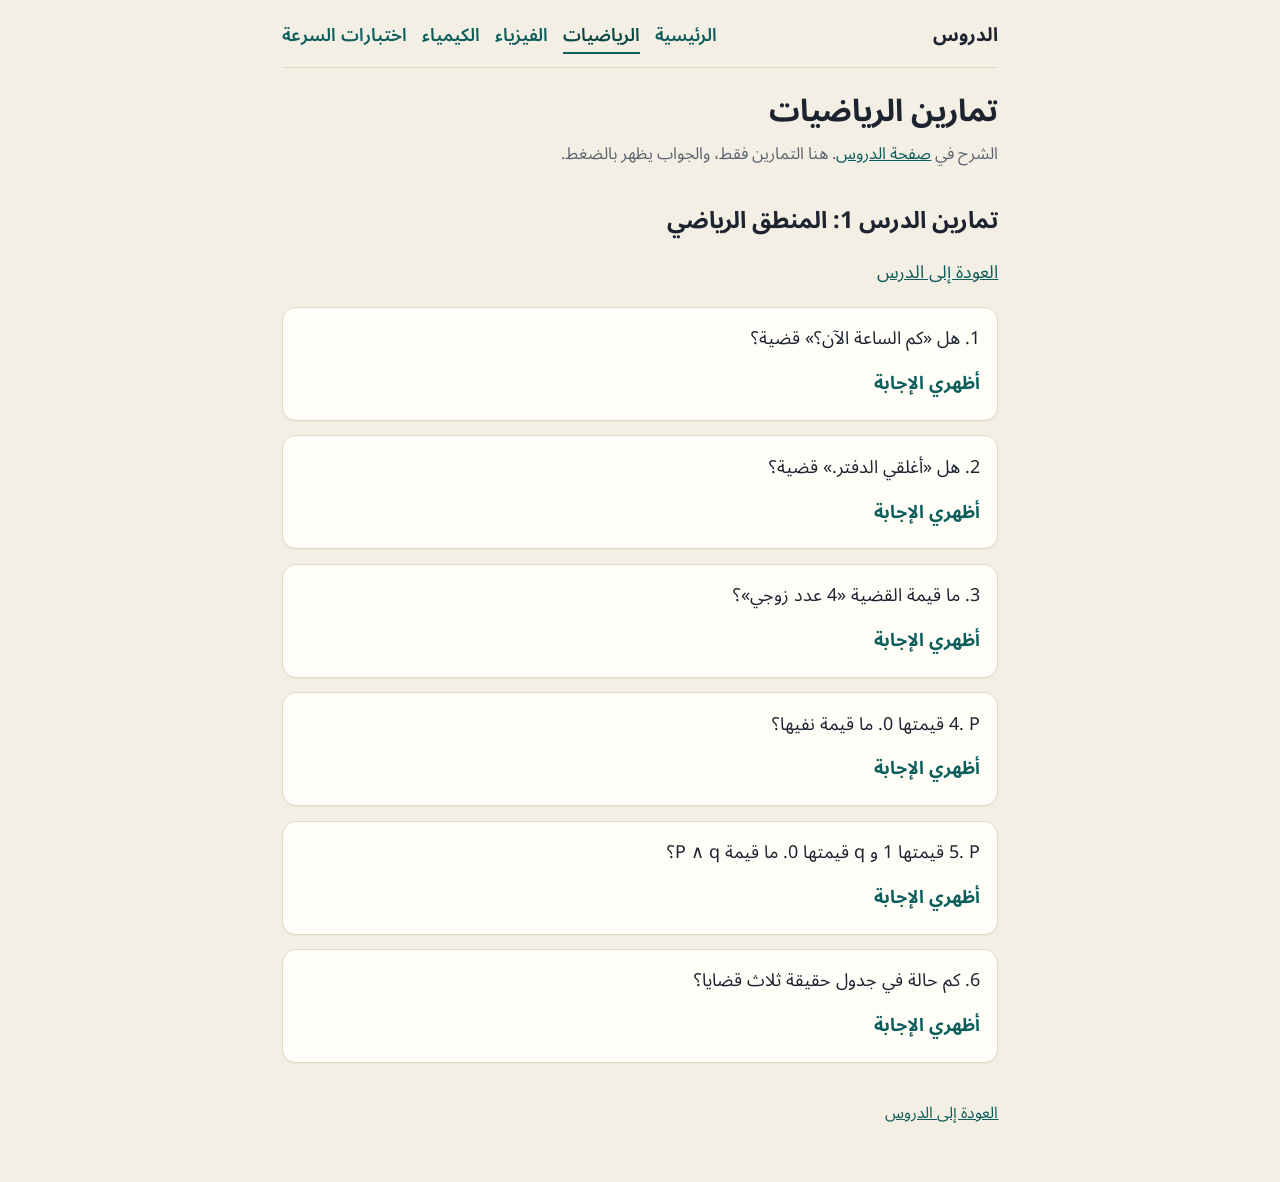
<file: math/exercises.html>
<!DOCTYPE html>
<html lang="ar" dir="rtl">
<head>
  <meta charset="utf-8">
  <meta name="viewport" content="width=device-width, initial-scale=1">
  <title>تمارين الرياضيات</title>
  <link rel="preconnect" href="https://fonts.googleapis.com">
  <link rel="preconnect" href="https://fonts.gstatic.com" crossorigin>
  <link href="https://fonts.googleapis.com/css2?family=Noto+Sans+Arabic:wght@400;600;700&display=swap" rel="stylesheet">
  <link rel="stylesheet" href="../style.css">
</head>
<body>
  <div class="wrap">
    <header class="site">
      <p class="who"><a href="../index.html">الدروس</a></p>
      <nav>
        <a href="../index.html">الرئيسية</a>
        <a href="../math/index.html" aria-current="page">الرياضيات</a>
        <a href="../physics/index.html">الفيزياء</a>
        <a href="../chemistry/index.html">الكيمياء</a>
        <a href="../speed/index.html">اختبارات السرعة</a>
      </nav>
    </header>

    <h1>تمارين الرياضيات</h1>
<p class="meta">الشرح في <a href="index.html">صفحة الدروس</a>. هنا التمارين فقط، والجواب يظهر بالضغط.</p>
<section id="logic">
<h2>تمارين الدرس 1: المنطق الرياضي</h2>
<p><a href="index.html#logic">العودة إلى الدرس</a></p>
<article class="exercise">
<div class="statement">1. هل «كم الساعة الآن؟» قضية؟</div>

<details class="answer">
<summary>أظهري الإجابة</summary>
<div class="solution"><p>ليست قضية. هي سؤال، والجملة الاستفهامية لا تُحكم بصحيح أو خاطئ.</p></div>
</details>
</article>
<article class="exercise">
<div class="statement">2. هل «أغلقي الدفتر.» قضية؟</div>

<details class="answer">
<summary>أظهري الإجابة</summary>
<div class="solution"><p>ليست قضية. هي أمر.</p></div>
</details>
</article>
<article class="exercise">
<div class="statement">3. ما قيمة القضية «4 عدد زوجي»؟</div>

<details class="answer">
<summary>أظهري الإجابة</summary>
<div class="solution"><p>صحيحة، أي 1. لأن <bdi>4 = 2×2</bdi>.</p></div>
</details>
</article>
<article class="exercise">
<div class="statement"><bdi>4. P</bdi> قيمتها 0. ما قيمة نفيها؟</div>

<details class="answer">
<summary>أظهري الإجابة</summary>
<div class="solution"><p>1. النفي يقلب القيمة: الخاطئ يصبح صحيحاً.</p></div>
</details>
</article>
<article class="exercise">
<div class="statement"><bdi>5. P</bdi> قيمتها 1 و <bdi>q</bdi> قيمتها 0. ما قيمة <bdi>P ∧ q</bdi>؟</div>

<details class="answer">
<summary>أظهري الإجابة</summary>
<div class="solution"><p>0. الوصل يصح فقط إذا كان الطرفان معاً 1. هنا <bdi>q</bdi> خاطئة، فيكذب الوصل.</p></div>
</details>
</article>
<article class="exercise">
<div class="statement">6. كم حالة في جدول حقيقة ثلاث قضايا؟</div>

<details class="answer">
<summary>أظهري الإجابة</summary>
<div class="solution"><p>8 حالات، لأن <bdi>2³ = 8</bdi>. جدول الدفتر فيه 6 أعمدة، فتنقصه حالتان.</p></div>
</details>
</article>
</section>

    <footer>
      <a href="index.html">العودة إلى الدروس</a>
    </footer>
  </div>
</body>
</html>
</file>
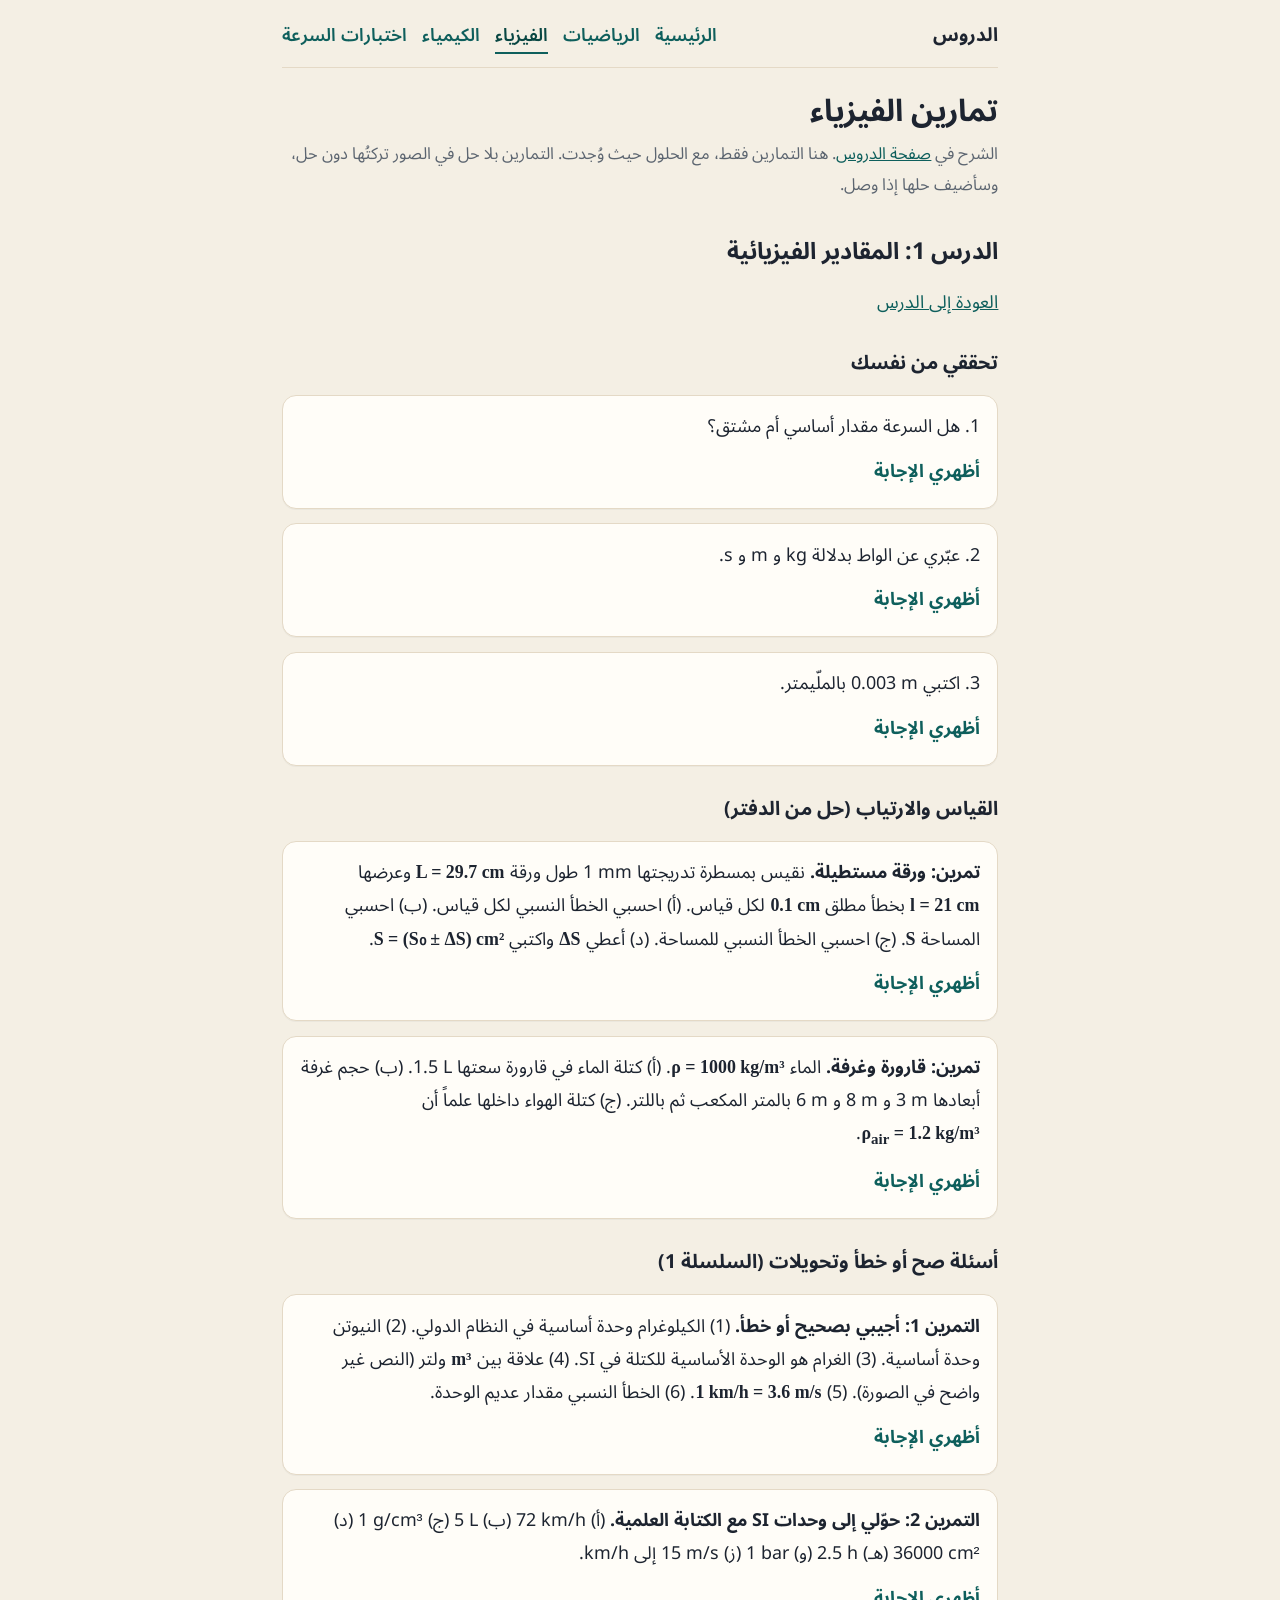
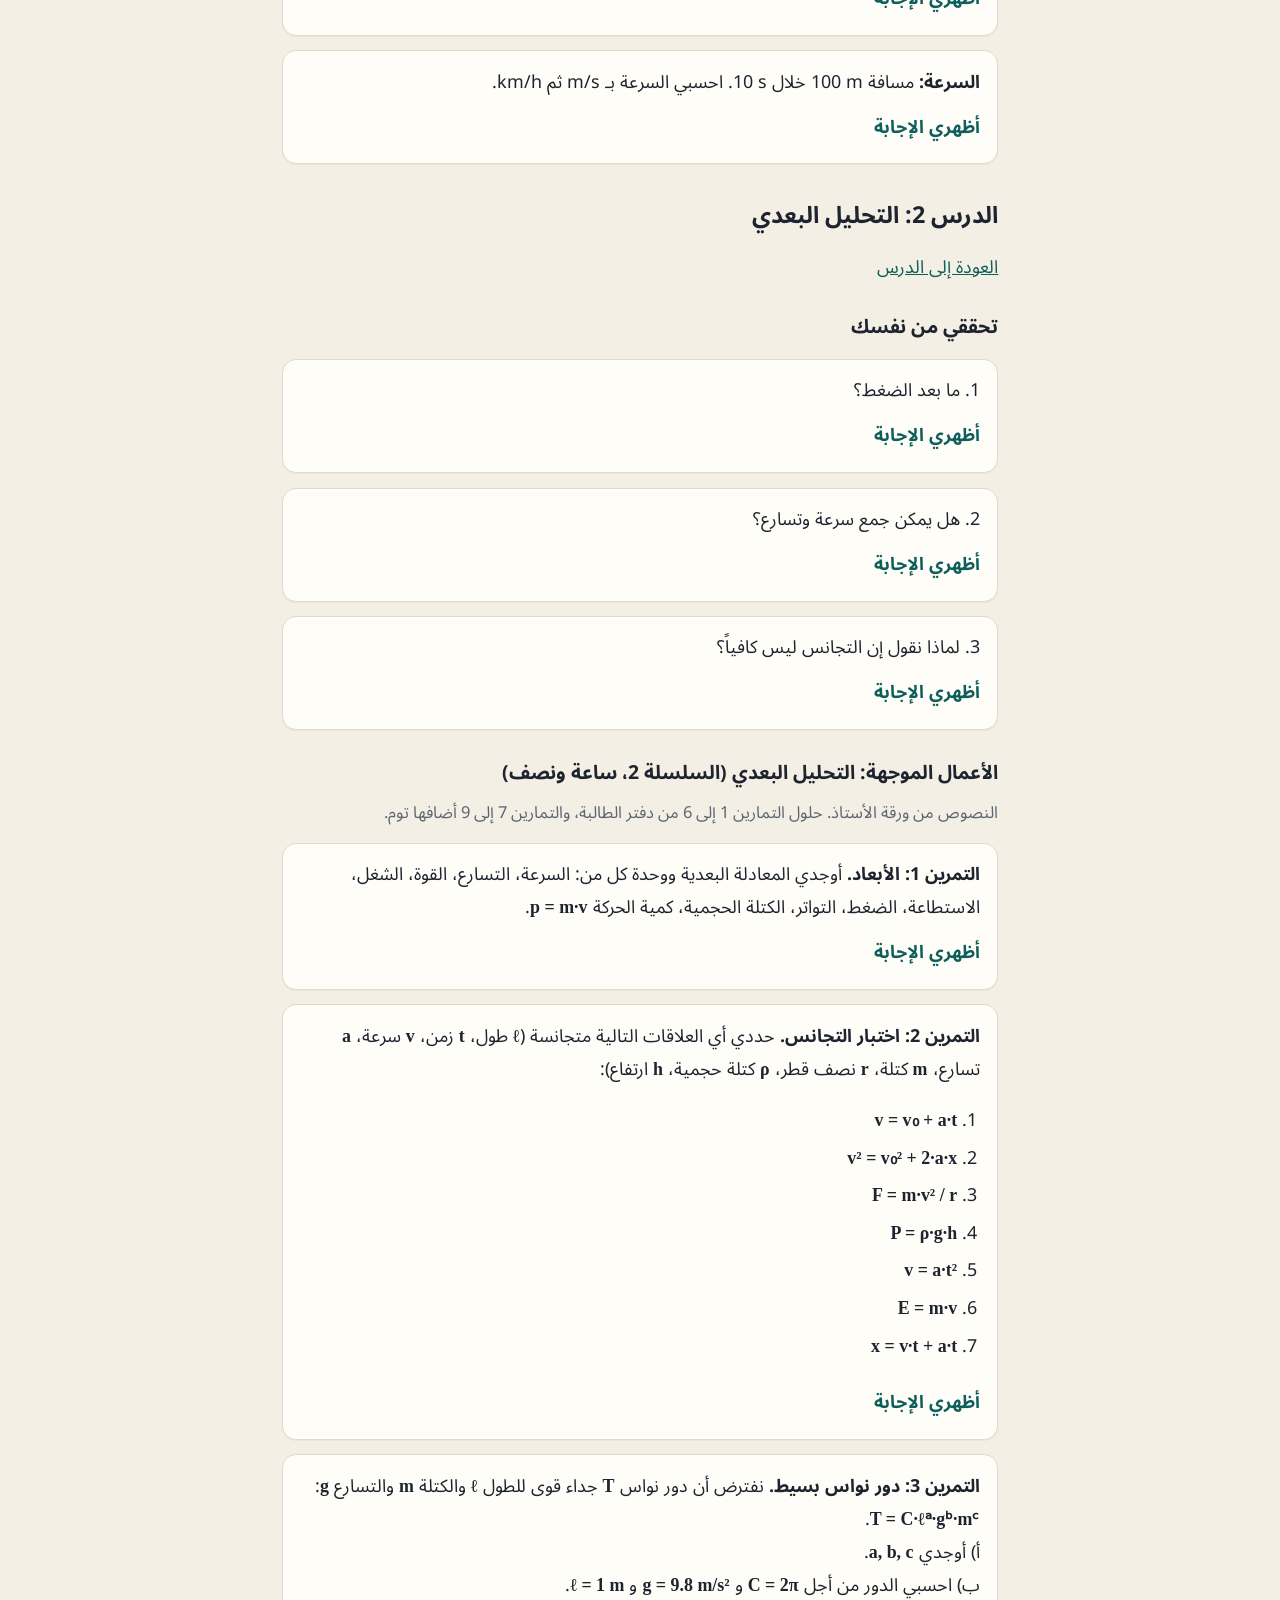
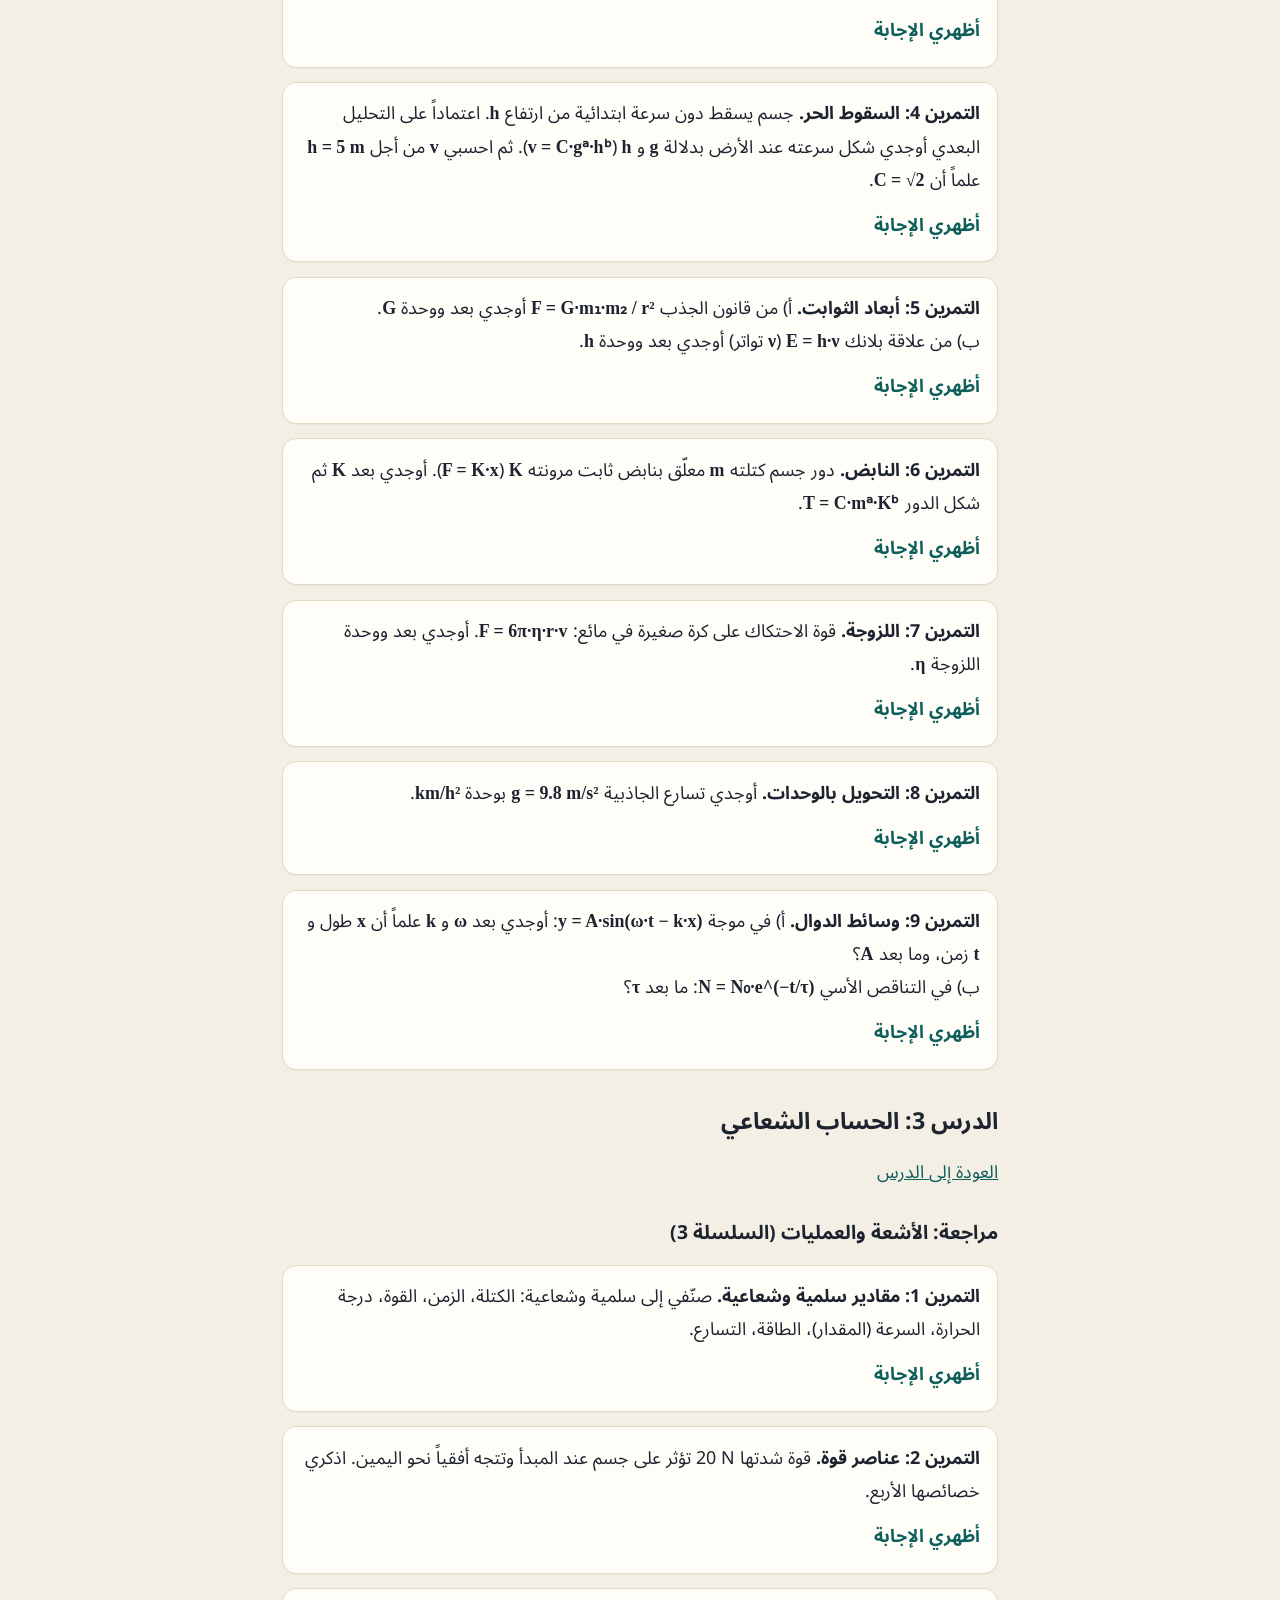
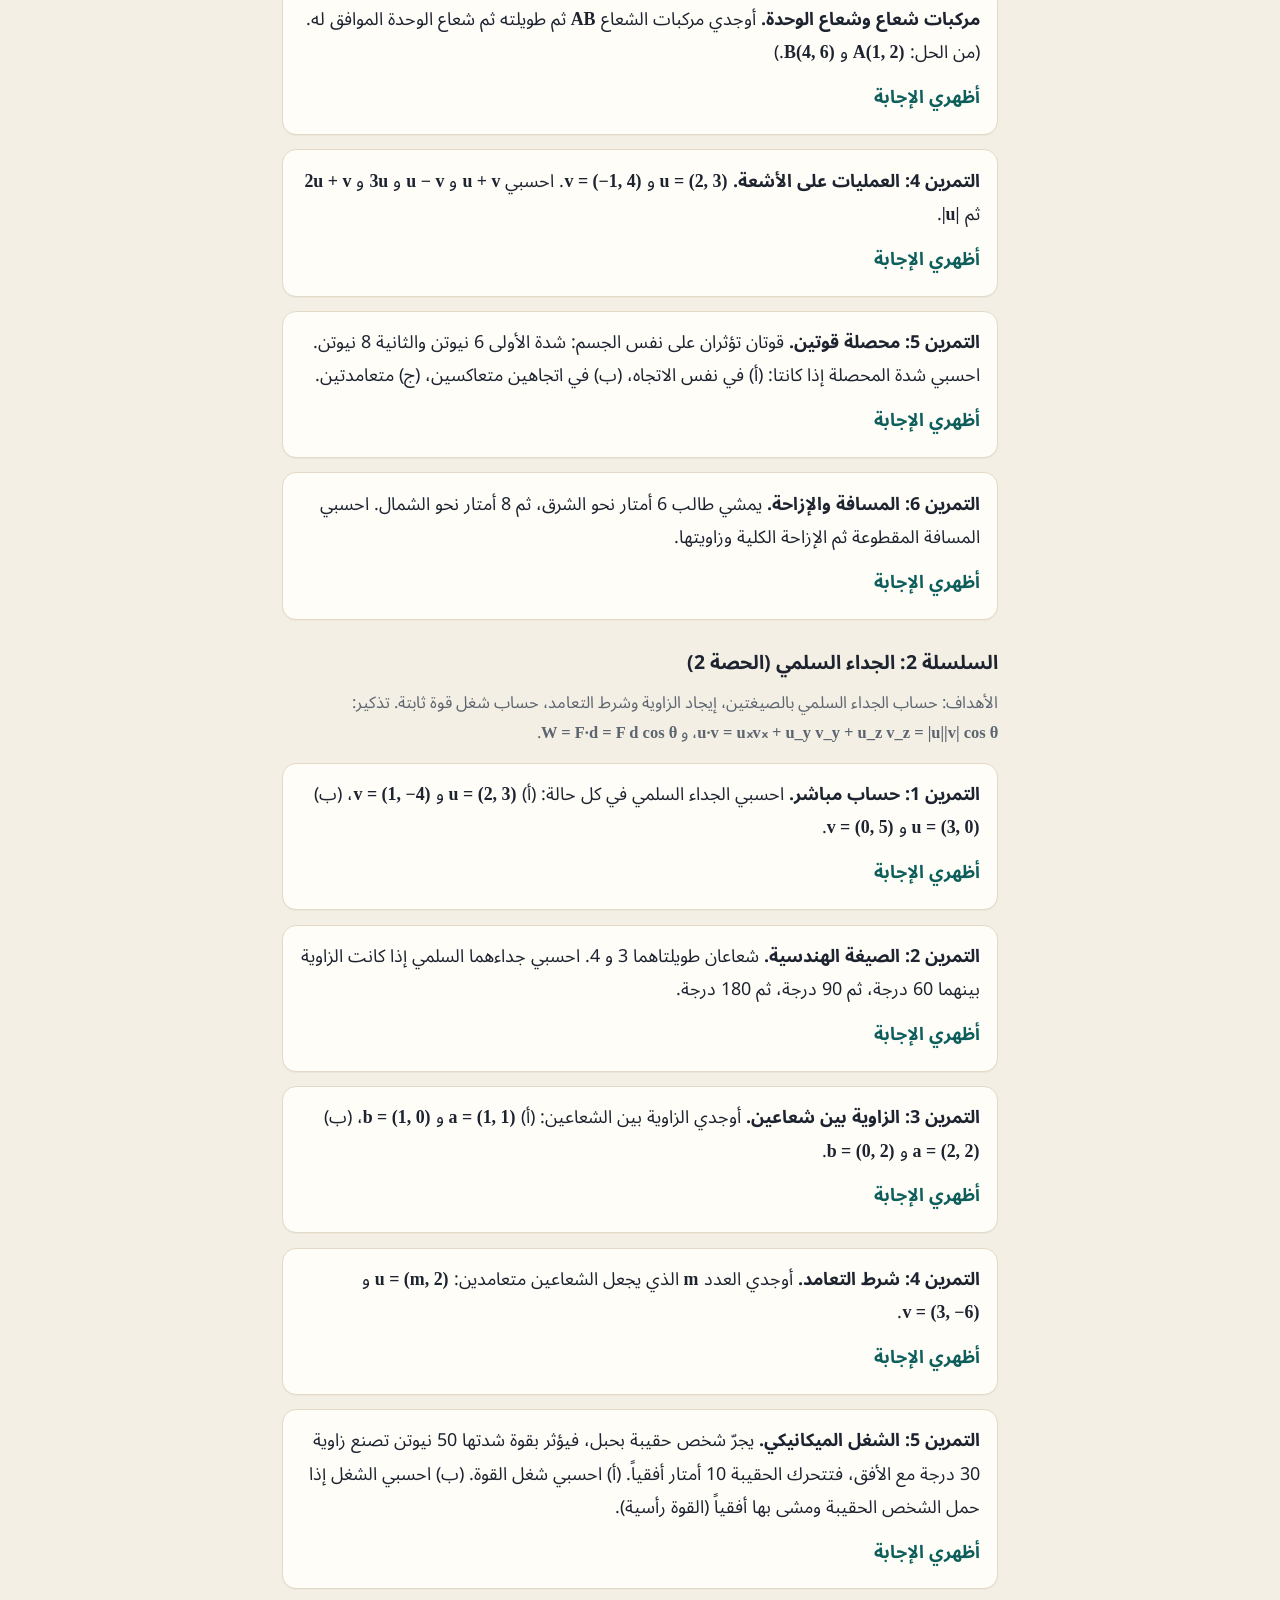
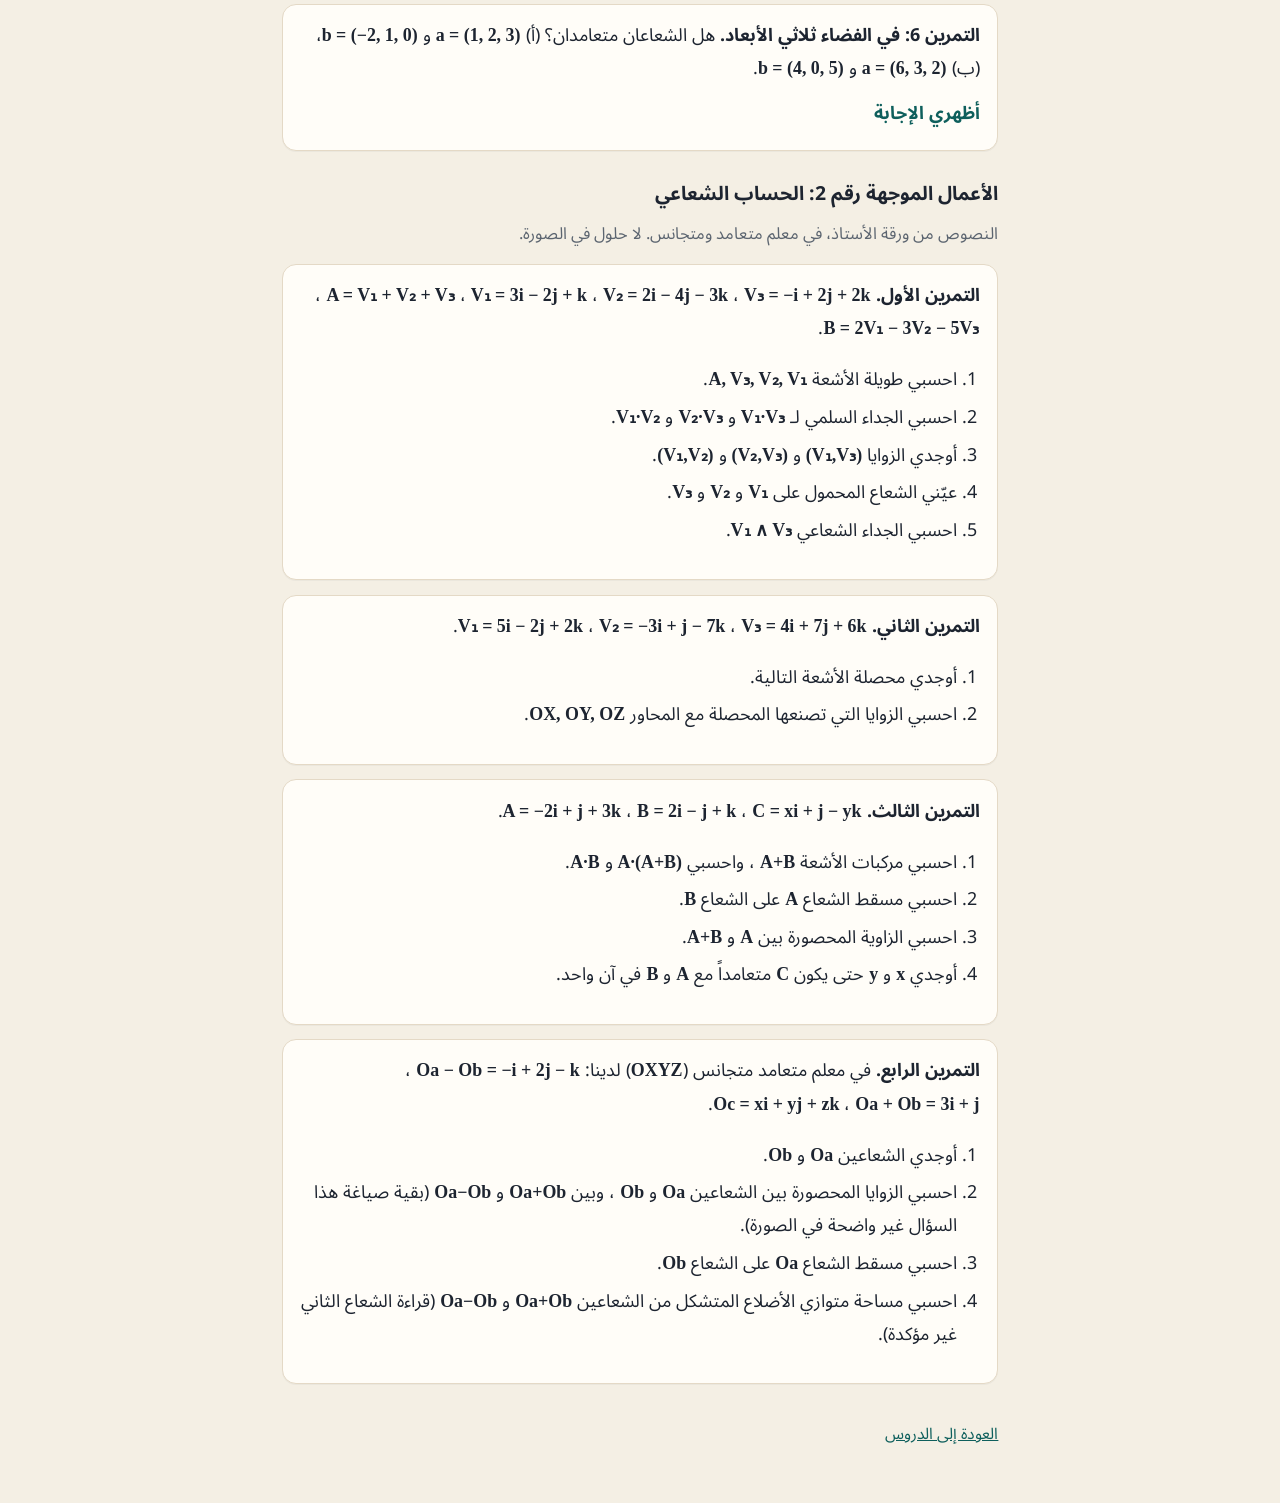
<file: physics/exercises.html>
<!DOCTYPE html>
<html lang="ar" dir="rtl">
<head>
  <meta charset="utf-8">
  <meta name="viewport" content="width=device-width, initial-scale=1">
  <title>تمارين الفيزياء</title>
  <link rel="preconnect" href="https://fonts.googleapis.com">
  <link rel="preconnect" href="https://fonts.gstatic.com" crossorigin>
  <link href="https://fonts.googleapis.com/css2?family=Noto+Sans+Arabic:wght@400;600;700&display=swap" rel="stylesheet">
  <link rel="stylesheet" href="../style.css">
</head>
<body>
  <div class="wrap">
    <header class="site">
      <p class="who"><a href="../index.html">الدروس</a></p>
      <nav>
        <a href="../index.html">الرئيسية</a>
        <a href="../math/index.html">الرياضيات</a>
        <a href="../physics/index.html" aria-current="page">الفيزياء</a>
        <a href="../chemistry/index.html">الكيمياء</a>
        <a href="../speed/index.html">اختبارات السرعة</a>
      </nav>
    </header>

    <h1>تمارين الفيزياء</h1>
<p class="meta">الشرح في <a href="index.html">صفحة الدروس</a>. هنا التمارين فقط، مع الحلول حيث وُجدت. التمارين بلا حل في الصور تركتُها دون حل، وسأضيف حلها إذا وصل.</p>
<section id="ex-quantities">
<h2>الدرس 1: المقادير الفيزيائية</h2>
<p><a href="index.html#quantities">العودة إلى الدرس</a></p>
<h3>تحققي من نفسك</h3>
<article class="exercise">
<div class="statement">1. هل السرعة مقدار أساسي أم مشتق؟</div>

<details class="answer">
<summary>أظهري الإجابة</summary>
<div class="solution"><p>مشتق: <span class="eq">v = d / t</span>، من الطول والزمن.</p></div>
</details>
</article>
<article class="exercise">
<div class="statement">2. عبّري عن الواط بدلالة <bdi>kg</bdi> و <bdi>m</bdi> و <bdi>s</bdi>.</div>

<details class="answer">
<summary>أظهري الإجابة</summary>
<div class="solution"><p class="formula"><span class="eq">W = J/s = kg·m²·s⁻³</span>.</p></div>
</details>
</article>
<article class="exercise">
<div class="statement">3. اكتبي <bdi>0.003 m</bdi> بالملّيمتر.</div>

<details class="answer">
<summary>أظهري الإجابة</summary>
<div class="solution"><p class="formula"><span class="eq">3 mm</span>، لأن <span class="eq">1 mm = 10⁻³ m</span>.</p></div>
</details>
</article>
<h3>القياس والارتياب (حل من الدفتر)</h3>
<article class="exercise">
<div class="statement"><strong>تمرين: ورقة مستطيلة.</strong> نقيس بمسطرة تدريجتها <bdi>1 mm</bdi> طول ورقة <span class="eq">L = 29.7 cm</span> وعرضها <span class="eq">l = 21 cm</span> بخطأ مطلق <span class="eq">0.1 cm</span> لكل قياس. (أ) احسبي الخطأ النسبي لكل قياس. (ب) احسبي المساحة <span class="eq">S</span>. (ج) احسبي الخطأ النسبي للمساحة. (د) أعطي <span class="eq">ΔS</span> واكتبي <span class="eq">S = (S₀ ± ΔS) cm²</span>.</div>

<details class="answer">
<summary>أظهري الإجابة</summary>
<div class="solution"><p><strong>أ)</strong> <span class="eq">ε<sub>L</sub> = ΔL/L = 0.1/29.7 ≈ 0.00337 = 0.337%</span> و <span class="eq">ε<sub>l</sub> = 0.1/21 ≈ 0.00476 = 0.476%</span></p><p><strong>ب)</strong> <span class="eq">S = L × l = 29.7 × 21 = 623.7 cm²</span></p><p><strong>ج)</strong> <span class="eq">ΔS/S = ΔL/L + Δl/l ≈ 0.813%</span></p><p><strong>د)</strong> <span class="eq">ΔS = S × 0.00813 ≈ 5.07 cm²</span>، فنكتب <span class="eq">S = (623.7 ± 5.1) cm²</span>.</p><p class="meta">في الدفتر: كُتبت المساحة مرة <bdi>6237 cm²</bdi> ومرة 623.7، والصحيح 623.7. وكُتب <span class="eq">ΔS = 5.02</span> والناتج الصحيح 5.07.</p></div>
</details>
</article>
<article class="exercise">
<div class="statement"><strong>تمرين: قارورة وغرفة.</strong> الماء <span class="eq">ρ = 1000 kg/m³</span>. (أ) كتلة الماء في قارورة سعتها <bdi>1.5 L</bdi>. (ب) حجم غرفة أبعادها <bdi>3 m</bdi> و <bdi>8 m</bdi> و <bdi>6 m</bdi> بالمتر المكعب ثم باللتر. (ج) كتلة الهواء داخلها علماً أن <span class="eq">ρ<sub>air</sub> = 1.2 kg/m³</span>.</div>

<details class="answer">
<summary>أظهري الإجابة</summary>
<div class="solution"><p><strong>أ)</strong> <span class="eq">V = 1.5 L = 1.5×10⁻³ m³</span> فـ <span class="eq">m = ρV = 1000 × 0.0015 = 1.5 kg</span>.</p><p><strong>ب)</strong> <span class="eq">V = 6 × 8 × 3 = 144 m³ = 144 000 L = 1.44×10⁵ L</span>.</p><p><strong>ج)</strong> <span class="eq">m = 1.2 × 144 = 172.8 kg</span> (هذا الجزء من إضافة توم، لم يظهر في صورة الدفتر).</p></div>
</details>
</article>
<h3>أسئلة صح أو خطأ وتحويلات (السلسلة 1)</h3>
<article class="exercise">
<div class="statement"><strong>التمرين 1: أجيبي بصحيح أو خطأ.</strong> (1) الكيلوغرام وحدة أساسية في النظام الدولي. (2) النيوتن وحدة أساسية. (3) الغرام هو الوحدة الأساسية للكتلة في <bdi>SI</bdi>. (4) علاقة بين <span class="eq">m³</span> ولتر (النص غير واضح في الصورة). (5) <span class="eq">1 km/h = 3.6 m/s</span>. (6) الخطأ النسبي مقدار عديم الوحدة.</div>

<details class="answer">
<summary>أظهري الإجابة</summary>
<div class="solution"><ul><li>1) صحيح.</li><li>2) خطأ، النيوتن وحدة مشتقة.</li><li>3) خطأ، الأساسية هي الكيلوغرام.</li><li>5) خطأ: <span class="eq">1 m/s = 3.6 km/h</span> أي <span class="eq">1 km/h ≈ 0.278 m/s</span>.</li><li>6) صحيح.</li></ul><p class="meta">البند 4 لم أستطع قراءته بوضوح.</p></div>
</details>
</article>
<article class="exercise">
<div class="statement"><strong>التمرين 2: حوّلي إلى وحدات <bdi>SI</bdi> مع الكتابة العلمية.</strong> (أ) <bdi>72 km/h</bdi> (ب) <bdi>5 L</bdi> (ج) <bdi>1 g/cm³</bdi> (د) <bdi>36000 cm²</bdi> (هـ) <bdi>2.5 h</bdi> (و) <bdi>1 bar</bdi> (ز) <bdi>15 m/s</bdi> إلى <bdi>km/h</bdi>.</div>

<details class="answer">
<summary>أظهري الإجابة</summary>
<div class="solution"><ul><li>أ) <span class="eq">72×1000/3600 = 2×10¹ m/s</span></li><li>ب) <span class="eq">5×10⁻³ m³</span></li><li>ج) <span class="eq">10³ kg/m³</span></li><li>د) <span class="eq">36000×10⁻⁴ = 3.6 m²</span></li><li>هـ) <span class="eq">9×10³ s</span></li><li>و) <span class="eq">10⁵ Pa</span></li><li>ز) <span class="eq">15×3.6 = 5.4×10¹ km/h</span></li></ul></div>
</details>
</article>
<article class="exercise">
<div class="statement"><strong>السرعة:</strong> مسافة <bdi>100 m</bdi> خلال <bdi>10 s</bdi>. احسبي السرعة بـ <bdi>m/s</bdi> ثم <bdi>km/h</bdi>.</div>

<details class="answer">
<summary>أظهري الإجابة</summary>
<div class="solution"><p class="formula"><span class="eq">v = d/t = 100/10 = 10 m/s = 36 km/h</span>.</p></div>
</details>
</article>
</section>
<section id="ex-dimensions">
<h2>الدرس 2: التحليل البعدي</h2>
<p><a href="index.html#dimensions">العودة إلى الدرس</a></p>
<h3>تحققي من نفسك</h3>
<article class="exercise">
<div class="statement">1. ما بعد الضغط؟</div>

<details class="answer">
<summary>أظهري الإجابة</summary>
<div class="solution"><p class="formula"><span class="eq">P = F / S</span> فيعطي <span class="eq">[P] = M·L·T⁻² / L² = M·L⁻¹·T⁻²</span>.</p></div>
</details>
</article>
<article class="exercise">
<div class="statement">2. هل يمكن جمع سرعة وتسارع؟</div>

<details class="answer">
<summary>أظهري الإجابة</summary>
<div class="solution"><p>لا. البعدان مختلفان: <span class="eq">L·T⁻¹</span> و <span class="eq">L·T⁻²</span>.</p></div>
</details>
</article>
<article class="exercise">
<div class="statement">3. لماذا نقول إن التجانس ليس كافياً؟</div>

<details class="answer">
<summary>أظهري الإجابة</summary>
<div class="solution"><p>لأن علاقة خاطئة قد تتفق أبعاد طرفيها صدفة. التجانس يمنع بعض الأخطاء، ولا يثبت صحة القانون.</p></div>
</details>
</article>
<h3>الأعمال الموجهة: التحليل البعدي (السلسلة 2، ساعة ونصف)</h3>
<p class="meta">النصوص من ورقة الأستاذ. حلول التمارين 1 إلى 6 من دفتر الطالبة، والتمارين 7 إلى 9 أضافها توم.</p>
<article class="exercise">
<div class="statement"><strong>التمرين 1: الأبعاد.</strong> أوجدي المعادلة البعدية ووحدة كل من: السرعة، التسارع، القوة، الشغل، الاستطاعة، الضغط، التواتر، الكتلة الحجمية، كمية الحركة <span class="eq">p = m·v</span>.</div>

<details class="answer">
<summary>أظهري الإجابة</summary>
<div class="solution"><ul><li>السرعة: <span class="eq">L·T⁻¹</span> ، <bdi>m/s</bdi></li><li>التسارع: <span class="eq">L·T⁻²</span> ، <bdi>m/s²</bdi></li><li>القوة: <span class="eq">M·L·T⁻²</span> ، <bdi>N = kg·m·s⁻²</bdi></li><li>الشغل: <span class="eq">M·L²·T⁻²</span> ، <bdi>J = kg·m²·s⁻²</bdi></li><li>الاستطاعة: <span class="eq">M·L²·T⁻³</span> ، <bdi>W = kg·m²·s⁻³</bdi></li><li>الضغط: <span class="eq">M·L⁻¹·T⁻²</span> ، <bdi>Pa = kg·m⁻¹·s⁻²</bdi></li><li>التواتر: <span class="eq">T⁻¹</span> ، <bdi>Hz = s⁻¹</bdi></li><li>الكتلة الحجمية: <span class="eq">M·L⁻³</span> ، <bdi>kg/m³</bdi></li><li>كمية الحركة: <span class="eq">M·L·T⁻¹</span> ، <bdi>kg·m/s</bdi></li></ul></div>
</details>
</article>
<article class="exercise">
<div class="statement"><strong>التمرين 2: اختبار التجانس.</strong> حددي أي العلاقات التالية متجانسة (<span class="eq">ℓ</span> طول، <span class="eq">t</span> زمن، <span class="eq">v</span> سرعة، <span class="eq">a</span> تسارع، <span class="eq">m</span> كتلة، <span class="eq">r</span> نصف قطر، <span class="eq">ρ</span> كتلة حجمية، <span class="eq">h</span> ارتفاع):<ol><li><span class="eq">v = v₀ + a·t</span></li><li><span class="eq">v² = v₀² + 2·a·x</span></li><li><span class="eq">F = m·v² / r</span></li><li><span class="eq">P = ρ·g·h</span></li><li><span class="eq">v = a·t²</span></li><li><span class="eq">E = m·v</span></li><li><span class="eq">x = v·t + a·t</span></li></ol></div>

<details class="answer">
<summary>أظهري الإجابة</summary>
<div class="solution"><ol><li>متجانسة: كل الحدود <span class="eq">L·T⁻¹</span>.</li><li>متجانسة: كل الحدود <span class="eq">L²·T⁻²</span>.</li><li>متجانسة: <span class="eq">[mv²/r] = M·L²T⁻²/L = M·L·T⁻²</span> وهو بعد القوة.</li><li>متجانسة: <span class="eq">M·L⁻³ · L·T⁻² · L = M·L⁻¹·T⁻²</span> وهو بعد الضغط.</li><li>غير متجانسة: يمين <span class="eq">L·T⁻²·T² = L</span> ويسار <span class="eq">L·T⁻¹</span>.</li><li>غير متجانسة: <span class="eq">M·L²T⁻² ≠ M·L·T⁻¹</span>.</li><li>غير متجانسة: <span class="eq">L ≠ L + L·T⁻¹</span>.</li></ol></div>
</details>
</article>
<article class="exercise">
<div class="statement"><strong>التمرين 3: دور نواس بسيط.</strong> نفترض أن دور نواس <span class="eq">T</span> جداء قوى للطول <span class="eq">ℓ</span> والكتلة <span class="eq">m</span> والتسارع <span class="eq">g</span>: <span class="eq">T = C·ℓᵃ·gᵇ·mᶜ</span>.<br>أ) أوجدي <span class="eq">a, b, c</span>.<br>ب) احسبي الدور من أجل <span class="eq">C = 2π</span> و <span class="eq">g = 9.8 m/s²</span> و <span class="eq">ℓ = 1 m</span>.</div>

<details class="answer">
<summary>أظهري الإجابة</summary>
<div class="solution"><p><span class="eq">[T] = T = L<sup>a+b</sup>·T<sup>−2b</sup>·M<sup>c</sup></span>. بالمطابقة: <span class="eq">c = 0</span> ، <span class="eq">−2b = 1 ⇒ b = −1/2</span> ، <span class="eq">a + b = 0 ⇒ a = 1/2</span>.</p><p>إذن <span class="eq">T = C√(ℓ/g)</span> والدور لا يتعلق بالكتلة.</p><p>العدد: <span class="eq">T = 2π√(1/9.8) ≈ 2.01 s</span>.</p></div>
</details>
</article>
<article class="exercise">
<div class="statement"><strong>التمرين 4: السقوط الحر.</strong> جسم يسقط دون سرعة ابتدائية من ارتفاع <span class="eq">h</span>. اعتماداً على التحليل البعدي أوجدي شكل سرعته عند الأرض بدلالة <span class="eq">g</span> و <span class="eq">h</span> (<span class="eq">v = C·gᵃ·hᵇ</span>). ثم احسبي <span class="eq">v</span> من أجل <span class="eq">h = 5 m</span> علماً أن <span class="eq">C = √2</span>.</div>

<details class="answer">
<summary>أظهري الإجابة</summary>
<div class="solution"><p><span class="eq">L·T⁻¹ = L<sup>a</sup>·T<sup>−2a</sup>·L<sup>b</sup></span> فـ <span class="eq">−2a = −1 ⇒ a = 1/2</span> و <span class="eq">a + b = 1 ⇒ b = 1/2</span>.</p><p><span class="eq">v = C√(g h)</span> . العدد: <span class="eq">v = √2 × √(9.8×5) = √2 × 7 ≈ 9.9 m/s</span>.</p><p class="meta">الدفتر وصل إلى بداية هذا الحل ولم يكمله. هذا الإكمال من توم.</p></div>
</details>
</article>
<article class="exercise">
<div class="statement"><strong>التمرين 5: أبعاد الثوابت.</strong> أ) من قانون الجذب <span class="eq">F = G·m₁·m₂ / r²</span> أوجدي بعد ووحدة <span class="eq">G</span>.<br>ب) من علاقة بلانك <span class="eq">E = h·ν</span> (<span class="eq">ν</span> تواتر) أوجدي بعد ووحدة <span class="eq">h</span>.</div>

<details class="answer">
<summary>أظهري الإجابة</summary>
<div class="solution"><p><strong>أ)</strong> <span class="eq">G = F r² / (m₁ m₂)</span> فـ <span class="eq">[G] = M·L·T⁻²·L² / M² = M⁻¹·L³·T⁻²</span> والوحدة <span class="eq">m³·kg⁻¹·s⁻²</span>.</p><p><strong>ب)</strong> <span class="eq">h = E/ν</span> فـ <span class="eq">[h] = M·L²T⁻² / T⁻¹ = M·L²·T⁻¹</span> والوحدة <span class="eq">kg·m²·s⁻¹</span> (أي <bdi>J·s</bdi>).</p></div>
</details>
</article>
<article class="exercise">
<div class="statement"><strong>التمرين 6: النابض.</strong> دور جسم كتلته <span class="eq">m</span> معلّق بنابض ثابت مرونته <span class="eq">K</span> (<span class="eq">F = K·x</span>). أوجدي بعد <span class="eq">K</span> ثم شكل الدور <span class="eq">T = C·mᵃ·Kᵇ</span>.</div>

<details class="answer">
<summary>أظهري الإجابة</summary>
<div class="solution"><p><span class="eq">K = F/x</span> فـ <span class="eq">[K] = M·L·T⁻²/L = M·T⁻²</span> والوحدة <span class="eq">kg·s⁻²</span>.</p><p><span class="eq">T = M<sup>a+b</sup>·T<sup>−2b</sup></span> فـ <span class="eq">b = −1/2</span> و <span class="eq">a = 1/2</span>. إذن <span class="eq">T = C√(m/K)</span>.</p></div>
</details>
</article>
<article class="exercise">
<div class="statement"><strong>التمرين 7: اللزوجة.</strong> قوة الاحتكاك على كرة صغيرة في مائع: <span class="eq">F = 6π·η·r·v</span>. أوجدي بعد ووحدة اللزوجة <span class="eq">η</span>.</div>

<details class="answer">
<summary>أظهري الإجابة</summary>
<div class="solution"><p><span class="eq">η = F / (6π r v)</span> فـ <span class="eq">[η] = M·L·T⁻² / (L · L·T⁻¹) = M·L⁻¹·T⁻¹</span> والوحدة <span class="eq">kg·m⁻¹·s⁻¹</span> (= <bdi>Pa·s</bdi>). (إضافة من توم)</p></div>
</details>
</article>
<article class="exercise">
<div class="statement"><strong>التمرين 8: التحويل بالوحدات.</strong> أوجدي تسارع الجاذبية <span class="eq">g = 9.8 m/s²</span> بوحدة <span class="eq">km/h²</span>.</div>

<details class="answer">
<summary>أظهري الإجابة</summary>
<div class="solution"><p><span class="eq">1 m = 10⁻³ km</span> و <span class="eq">1 s = 1/3600 h</span> فـ <span class="eq">g = 9.8 × 10⁻³ × 3600² ≈ 1.27×10⁵ km/h²</span>. (إضافة من توم)</p></div>
</details>
</article>
<article class="exercise">
<div class="statement"><strong>التمرين 9: وسائط الدوال.</strong> أ) في موجة <span class="eq">y = A·sin(ω·t − k·x)</span>: أوجدي بعد <span class="eq">ω</span> و <span class="eq">k</span> علماً أن <span class="eq">x</span> طول و <span class="eq">t</span> زمن، وما بعد <span class="eq">A</span>؟<br>ب) في التناقص الأسي <span class="eq">N = N₀·e^(−t/τ)</span>: ما بعد <span class="eq">τ</span>؟</div>

<details class="answer">
<summary>أظهري الإجابة</summary>
<div class="solution"><p><strong>أ)</strong> الوسيط في <bdi>sin</bdi> بلا بعد: <span class="eq">[ω t] = 1 ⇒ [ω] = T⁻¹</span> و <span class="eq">[k x] = 1 ⇒ [k] = L⁻¹</span>. و <span class="eq">[A] = [y]</span> (نفس بعد <bdi>y</bdi>).</p><p><strong>ب)</strong> <span class="eq">t/τ</span> بلا بعد، فـ <span class="eq">[τ] = T</span> (زمن). (إضافة من توم)</p></div>
</details>
</article>
</section>
<section id="ex-vectors">
<h2>الدرس 3: الحساب الشعاعي</h2>
<p><a href="index.html#vectors">العودة إلى الدرس</a></p>
<h3>مراجعة: الأشعة والعمليات (السلسلة 3)</h3>
<article class="exercise">
<div class="statement"><strong>التمرين 1: مقادير سلمية وشعاعية.</strong> صنّفي إلى سلمية وشعاعية: الكتلة، الزمن، القوة، درجة الحرارة، السرعة (المقدار)، الطاقة، التسارع.</div>

<details class="answer">
<summary>أظهري الإجابة</summary>
<div class="solution"><ul><li><strong>سلمية:</strong> الكتلة، الزمن، درجة الحرارة، السرعة (المقدار)، الطاقة.</li><li><strong>شعاعية:</strong> القوة، التسارع.</li></ul></div>
</details>
</article>
<article class="exercise">
<div class="statement"><strong>التمرين 2: عناصر قوة.</strong> قوة شدتها <bdi>20 N</bdi> تؤثر على جسم عند المبدأ وتتجه أفقياً نحو اليمين. اذكري خصائصها الأربع.</div>

<details class="answer">
<summary>أظهري الإجابة</summary>
<div class="solution"><ul><li>نقطة التأثير: المبدأ (<bdi>O</bdi>).</li><li>الحامل: أفقي.</li><li>الاتجاه: نحو اليمين.</li><li>الشدة: <span class="eq">F = 20 N</span>.</li></ul></div>
</details>
</article>
<article class="exercise">
<div class="statement"><strong>مركبات شعاع وشعاع الوحدة.</strong> أوجدي مركبات الشعاع <span class="eq">AB</span> ثم طويلته ثم شعاع الوحدة الموافق له. (من الحل: <span class="eq">A(1, 2)</span> و <span class="eq">B(4, 6)</span>.)</div>

<details class="answer">
<summary>أظهري الإجابة</summary>
<div class="solution"><p><strong>1. المركبات:</strong> نطرح إحداثيات البداية من النهاية: <span class="eq">AB = (4−1 , 6−2) = (3 , 4)</span>.</p><p><strong>2. الطويلة:</strong> <span class="eq">|AB| = √(3² + 4²) = √25 = 5</span>.</p><p><strong>3. شعاع الوحدة:</strong> <span class="eq">u = AB / |AB| = (3/5 , 4/5) = (0.6 , 0.8)</span>.</p><p><strong>4. التحقق:</strong> <span class="eq">√(0.6² + 0.8²) = √1 = 1</span> ✓</p></div>
</details>
</article>
<article class="exercise">
<div class="statement"><strong>التمرين 4: العمليات على الأشعة.</strong> <span class="eq">u = (2, 3)</span> و <span class="eq">v = (−1, 4)</span>. احسبي <span class="eq">u + v</span> و <span class="eq">u − v</span> و <span class="eq">3u</span> و <span class="eq">2u + v</span> ثم <span class="eq">|u|</span>.</div>

<details class="answer">
<summary>أظهري الإجابة</summary>
<div class="solution"><p>نجري العملية على كل مركبة على حدة (<bdi>x</bdi> مع <bdi>x</bdi>، و <bdi>y</bdi> مع <bdi>y</bdi>).</p><ul><li><span class="eq">u + v = (2−1 , 3+4) = (1 , 7)</span></li><li><span class="eq">u − v = (2+1 , 3−4) = (3 , −1)</span></li><li><span class="eq">3u = (6 , 9)</span></li><li><span class="eq">2u = (4 , 6)</span> ثم <span class="eq">2u + v = (3 , 10)</span></li><li><span class="eq">|u| = √(2² + 3²) = √13 ≈ 3.61</span></li></ul></div>
</details>
</article>
<article class="exercise">
<div class="statement"><strong>التمرين 5: محصلة قوتين.</strong> قوتان تؤثران على نفس الجسم: شدة الأولى 6 نيوتن والثانية 8 نيوتن. احسبي شدة المحصلة إذا كانتا: (أ) في نفس الاتجاه، (ب) في اتجاهين متعاكسين، (ج) متعامدتين.</div>

<details class="answer">
<summary>أظهري الإجابة</summary>
<div class="solution"><ul><li><strong>أ)</strong> <span class="eq">F = 6 + 8 = 14 N</span></li><li><strong>ب)</strong> نطرح الصغرى من الكبرى والمحصلة في اتجاه الأكبر: <span class="eq">F = 8 − 6 = 2 N</span></li><li><strong>ج)</strong> المحصلة وتر مثلث قائم: <span class="eq">F = √(6² + 8²) = √100 = 10 N</span></li></ul></div>
</details>
</article>
<article class="exercise">
<div class="statement"><strong>التمرين 6: المسافة والإزاحة.</strong> يمشي طالب 6 أمتار نحو الشرق، ثم 8 أمتار نحو الشمال. احسبي المسافة المقطوعة ثم الإزاحة الكلية وزاويتها.</div>

<details class="answer">
<summary>أظهري الإجابة</summary>
<div class="solution"><p><strong>التذكير:</strong> المسافة مقدار سلمي (مجموع الأطوال). الإزاحة شعاع يصل نقطة البداية بنقطة النهاية.</p><p>1. <span class="eq">d = 6 + 8 = 14 m</span></p><p>2. المسلكان متعامدان، فنطبق فيثاغورس: <span class="eq">|Δr| = √(6² + 8²) = √100 = 10 m</span></p><p>3. الزاوية مع الشرق: <span class="eq">tan θ = 8/6 = 1.33</span> إذن <span class="eq">θ ≈ 53.1°</span></p><p><strong>الخلاصة:</strong> المسافة (<bdi>14 m</bdi>) أكبر من طويلة الإزاحة (<bdi>10 m</bdi>)، لأن الإزاحة تقيس الخط المستقيم بين البداية والنهاية فقط.</p></div>
</details>
</article>
<h3>السلسلة 2: الجداء السلمي (الحصة 2)</h3>
<p class="meta">الأهداف: حساب الجداء السلمي بالصيغتين، إيجاد الزاوية وشرط التعامد، حساب شغل قوة ثابتة. تذكير: <span class="eq">u·v = uₓvₓ + u_y v_y + u_z v_z = |u||v| cos θ</span>، و <span class="eq">W = F·d = F d cos θ</span>.</p>
<article class="exercise">
<div class="statement"><strong>التمرين 1: حساب مباشر.</strong> احسبي الجداء السلمي في كل حالة: (أ) <span class="eq">u = (2, 3)</span> و <span class="eq">v = (1, −4)</span>، (ب) <span class="eq">u = (3, 0)</span> و <span class="eq">v = (0, 5)</span>.</div>

<details class="answer">
<summary>أظهري الإجابة</summary>
<div class="solution"><p>القانون: نضرب المركبات المتقابلة ثم نجمع النتائج.</p><p><strong>أ)</strong> <span class="eq">u·v = 2×1 + 3×(−4) = 2 − 12 = −10</span></p><p><strong>ب)</strong> <span class="eq">u·v = 3×0 + 0×5 = 0</span></p><p><strong>الاستنتاج:</strong> في (ب) الجداء معدوم، فالشعاعان متعامدان (الأول على محور <bdi>x</bdi> والثاني على محور <bdi>y</bdi>).</p></div>
</details>
</article>
<article class="exercise">
<div class="statement"><strong>التمرين 2: الصيغة الهندسية.</strong> شعاعان طويلتاهما 3 و 4. احسبي جداءهما السلمي إذا كانت الزاوية بينهما 60 درجة، ثم 90 درجة، ثم 180 درجة.</div>

<details class="answer">
<summary>أظهري الإجابة</summary>
<div class="solution"><p>القانون: <span class="eq">u·v = |u||v| cos θ</span> مع <span class="eq">|u||v| = 3×4 = 12</span>.</p><ul><li><span class="eq">60°</span>: <span class="eq">12 × cos 60° = 12 × 0.5 = 6</span></li><li><span class="eq">90°</span>: <span class="eq">12 × cos 90° = 0</span></li><li><span class="eq">180°</span>: <span class="eq">12 × cos 180° = 12 × (−1) = −12</span></li></ul><p><strong>ملاحظة:</strong> الجداء موجب إذا كانت الزاوية حادة، ومعدوم إذا كانت قائمة، وسالب إذا كانت منفرجة.</p></div>
</details>
</article>
<article class="exercise">
<div class="statement"><strong>التمرين 3: الزاوية بين شعاعين.</strong> أوجدي الزاوية بين الشعاعين: (أ) <span class="eq">a = (1, 1)</span> و <span class="eq">b = (1, 0)</span>، (ب) <span class="eq">a = (2, 2)</span> و <span class="eq">b = (0, 2)</span>.</div>

<details class="answer">
<summary>أظهري الإجابة</summary>
<div class="solution"><p>القانون: <span class="eq">cos θ = a·b / (|a||b|)</span></p><p><strong>(أ)</strong></p><p>1. <span class="eq">a·b = 1×1 + 1×0 = 1</span></p><p>2. <span class="eq">|a| = √2</span> و <span class="eq">|b| = 1</span></p><p>3. <span class="eq">cos θ = 1 / (√2 × 1) = 0.707</span></p><p>4. بالآلة الحاسبة (<span class="eq">cos⁻¹</span>): <span class="eq">θ = 45°</span></p><p><strong>(ب)</strong> <span class="eq">a·b = 2×0 + 2×2 = 4</span> ، <span class="eq">|a| = √8 = 2√2</span> ، <span class="eq">|b| = 2</span> فـ <span class="eq">cos θ = 4/(2√2·2) = 1/√2</span> إذن <span class="eq">θ = 45°</span>.</p></div>
</details>
</article>
<article class="exercise">
<div class="statement"><strong>التمرين 4: شرط التعامد.</strong> أوجدي العدد <span class="eq">m</span> الذي يجعل الشعاعين متعامدين: <span class="eq">u = (m, 2)</span> و <span class="eq">v = (3, −6)</span>.</div>

<details class="answer">
<summary>أظهري الإجابة</summary>
<div class="solution"><p>القاعدة: يتعامد شعاعان إذا وفقط إذا كان جداؤهما السلمي معدوماً.</p><p>1. <span class="eq">u·v = m×3 + 2×(−6) = 3m − 12</span></p><p>2. نضعه مساوياً للصفر: <span class="eq">3m − 12 = 0</span></p><p>3. <span class="eq">3m = 12</span> إذن <span class="eq">m = 4</span></p><p>4. التحقق: <span class="eq">(4, 2)·(3, −6) = 12 − 12 = 0</span> ✓</p></div>
</details>
</article>
<article class="exercise">
<div class="statement"><strong>التمرين 5: الشغل الميكانيكي.</strong> يجرّ شخص حقيبة بحبل، فيؤثر بقوة شدتها 50 نيوتن تصنع زاوية 30 درجة مع الأفق، فتتحرك الحقيبة 10 أمتار أفقياً. (أ) احسبي شغل القوة. (ب) احسبي الشغل إذا حمل الشخص الحقيبة ومشى بها أفقياً (القوة رأسية).</div>

<details class="answer">
<summary>أظهري الإجابة</summary>
<div class="solution"><p>القانون: <span class="eq">W = F·d = F d cos θ</span> (الوحدة: جول).</p><p><strong>أ)</strong> <span class="eq">F = 50 N</span>، <span class="eq">d = 10 m</span>، <span class="eq">θ = 30°</span>:<br><span class="eq">W = 50 × 10 × cos 30° = 500 × 0.866 ≈ 433 J</span></p><p><strong>ب)</strong> القوة رأسية والإزاحة أفقية، فالزاوية 90°: <span class="eq">W = 50 × 10 × cos 90° = 0</span></p><p><strong>الاستنتاج:</strong> القوة العمودية على الحركة لا تنجز شغلاً.</p></div>
</details>
</article>
<article class="exercise">
<div class="statement"><strong>التمرين 6: في الفضاء ثلاثي الأبعاد.</strong> هل الشعاعان متعامدان؟ (أ) <span class="eq">a = (1, 2, 3)</span> و <span class="eq">b = (−2, 1, 0)</span>، (ب) <span class="eq">a = (6, 3, 2)</span> و <span class="eq">b = (4, 0, 5)</span>.</div>

<details class="answer">
<summary>أظهري الإجابة</summary>
<div class="solution"><p>نحسب الجداء السلمي بثلاث مركبات.</p><p><strong>أ)</strong> <span class="eq">a·b = 1×(−2) + 2×1 + 3×0 = 0</span> فالشعاعان متعامدان.</p><p><strong>ب)</strong> <span class="eq">a·b = 6×4 + 3×0 + 2×5 = 34 ≠ 0</span> فغير متعامدين.</p><p class="meta">نص التمرين في الورقة المطبوعة مقطوع، والأرقام والسؤال من الدفتر (الحل من توم).</p></div>
</details>
</article>
<h3>الأعمال الموجهة رقم 2: الحساب الشعاعي</h3>
<p class="meta">النصوص من ورقة الأستاذ، في معلم متعامد ومتجانس. لا حلول في الصورة.</p>
<article class="exercise">
<div class="statement"><strong>التمرين الأول.</strong> <span class="eq">V₃ = −i + 2j + 2k</span> ، <span class="eq">V₂ = 2i − 4j − 3k</span> ، <span class="eq">V₁ = 3i − 2j + k</span> ، <span class="eq">A = V₁ + V₂ + V₃</span> ، <span class="eq">B = 2V₁ − 3V₂ − 5V₃</span>.<ol><li>احسبي طويلة الأشعة <span class="eq">A, V₃, V₂, V₁</span>.</li><li>احسبي الجداء السلمي لـ <span class="eq">V₁·V₃</span> و <span class="eq">V₂·V₃</span> و <span class="eq">V₁·V₂</span>.</li><li>أوجدي الزوايا <span class="eq">(V₁,V₃)</span> و <span class="eq">(V₂,V₃)</span> و <span class="eq">(V₁,V₂)</span>.</li><li>عيّني الشعاع المحمول على <span class="eq">V₁</span> و <span class="eq">V₂</span> و <span class="eq">V₃</span>.</li><li>احسبي الجداء الشعاعي <span class="eq">V₁ ∧ V₃</span>.</li></ol></div>

</article>
<article class="exercise">
<div class="statement"><strong>التمرين الثاني.</strong> <span class="eq">V₃ = 4i + 7j + 6k</span> ، <span class="eq">V₂ = −3i + j − 7k</span> ، <span class="eq">V₁ = 5i − 2j + 2k</span>.<ol><li>أوجدي محصلة الأشعة التالية.</li><li>احسبي الزوايا التي تصنعها المحصلة مع المحاور <span class="eq">OX, OY, OZ</span>.</li></ol></div>

</article>
<article class="exercise">
<div class="statement"><strong>التمرين الثالث.</strong> <span class="eq">C = xi + j − yk</span> ، <span class="eq">B = 2i − j + k</span> ، <span class="eq">A = −2i + j + 3k</span>.<ol><li>احسبي مركبات الأشعة <span class="eq">A+B</span> ، واحسبي <span class="eq">A·(A+B)</span> و <span class="eq">A·B</span>.</li><li>احسبي مسقط الشعاع <span class="eq">A</span> على الشعاع <span class="eq">B</span>.</li><li>احسبي الزاوية المحصورة بين <span class="eq">A</span> و <span class="eq">A+B</span>.</li><li>أوجدي <span class="eq">x</span> و <span class="eq">y</span> حتى يكون <span class="eq">C</span> متعامداً مع <span class="eq">A</span> و <span class="eq">B</span> في آن واحد.</li></ol></div>

</article>
<article class="exercise">
<div class="statement"><strong>التمرين الرابع.</strong> في معلم متعامد متجانس (<span class="eq">OXYZ</span>) لدينا: <span class="eq">Oa − Ob = −i + 2j − k</span> ، <span class="eq">Oa + Ob = 3i + j</span> ، <span class="eq">Oc = xi + yj + zk</span>.<ol><li>أوجدي الشعاعين <span class="eq">Oa</span> و <span class="eq">Ob</span>.</li><li>احسبي الزوايا المحصورة بين الشعاعين <span class="eq">Oa</span> و <span class="eq">Ob</span> ، وبين <span class="eq">Oa+Ob</span> و <span class="eq">Oa−Ob</span> (بقية صياغة هذا السؤال غير واضحة في الصورة).</li><li>احسبي مسقط الشعاع <span class="eq">Oa</span> على الشعاع <span class="eq">Ob</span>.</li><li>احسبي مساحة متوازي الأضلاع المتشكل من الشعاعين <span class="eq">Oa+Ob</span> و <span class="eq">Oa−Ob</span> (قراءة الشعاع الثاني غير مؤكدة).</li></ol></div>

</article>
</section>

    <footer>
      <a href="index.html">العودة إلى الدروس</a>
    </footer>
  </div>
</body>
</html>
</file>
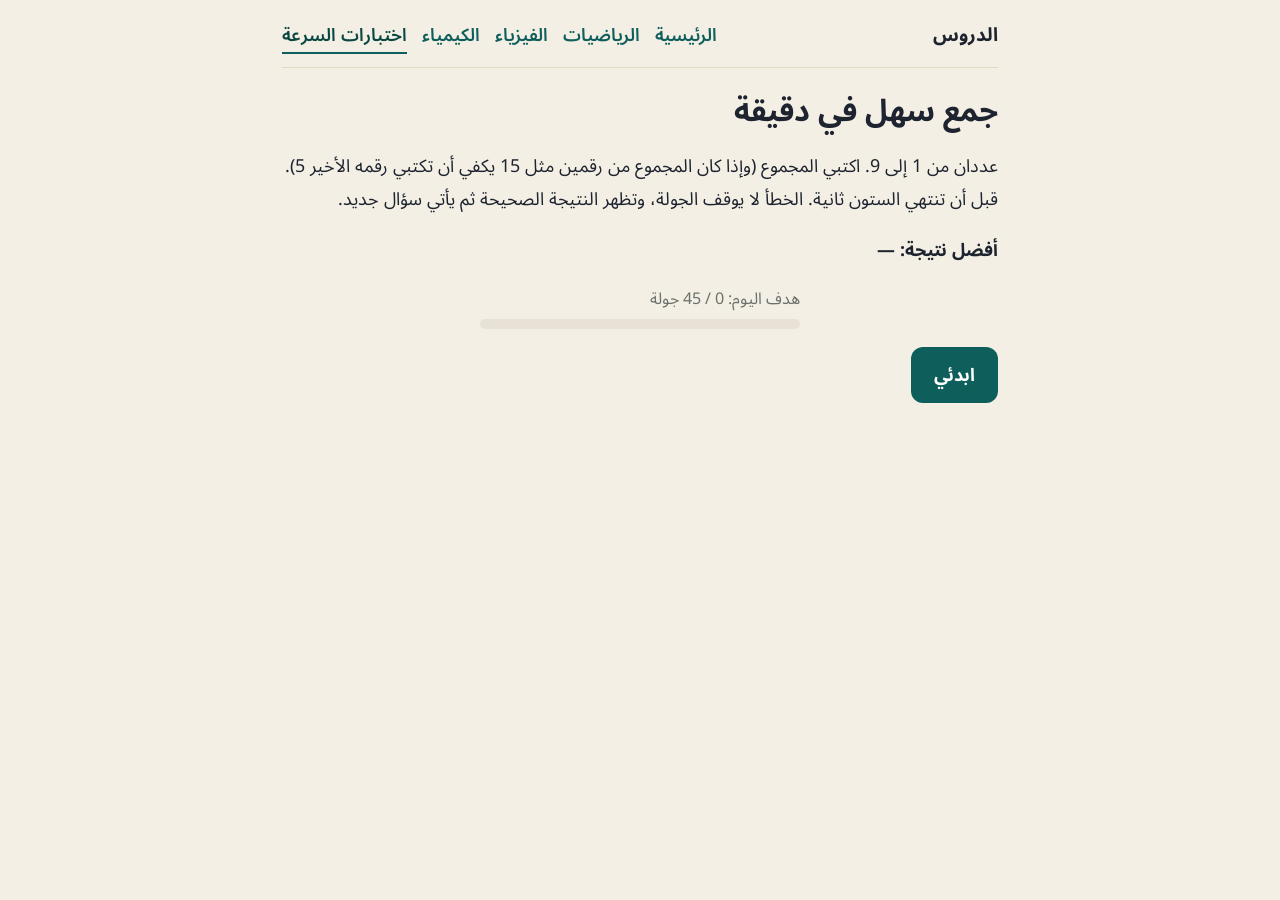
<file: speed/addition.html>
<!DOCTYPE html>
<html lang="ar" dir="rtl">
<head>
  <meta charset="utf-8">
  <meta name="viewport" content="width=device-width, initial-scale=1">
  <title>جمع سهل في دقيقة</title>
  <link rel="preconnect" href="https://fonts.googleapis.com">
  <link rel="preconnect" href="https://fonts.gstatic.com" crossorigin>
  <link href="https://fonts.googleapis.com/css2?family=Noto+Sans+Arabic:wght@400;600;700&display=swap" rel="stylesheet">
  <link rel="stylesheet" href="../style.css">
  <link rel="stylesheet" href="tests.css">
</head>
<body>
  <div class="wrap">
    <header class="site">
      <p class="who"><a href="../index.html">الدروس</a></p>
      <nav>
        <a href="../index.html">الرئيسية</a>
        <a href="../math/index.html">الرياضيات</a>
        <a href="../physics/index.html">الفيزياء</a>
        <a href="../chemistry/index.html">الكيمياء</a>
        <a href="index.html" aria-current="page">اختبارات السرعة</a>
      </nav>
    </header>

    <section id="screen-start">
      <h1>جمع سهل في دقيقة</h1>
      <p>عددان من 1 إلى 9. اكتبي المجموع (وإذا كان المجموع من رقمين مثل 15 يكفي أن تكتبي رقمه الأخير 5). قبل أن تنتهي الستون ثانية. الخطأ لا يوقف الجولة، وتظهر النتيجة الصحيحة ثم يأتي سؤال جديد.</p>
      <p class="best-line">أفضل نتيجة: <b id="best">—</b></p>
      <div class="goal" id="goal-start"></div>
      <p><button class="primary" id="start" type="button">ابدئي</button></p>
    </section>

    <section id="screen-play" hidden>
      <div class="timebar" aria-hidden="true"><div id="timefill"></div></div>
      <div class="hud">
        <span>الوقت <b id="time">60</b></span>
        <span>النقاط <b id="score">0</b></span>
        <span>الأفضل <b id="best-live">—</b></span>
      </div>
      <p class="problem eq" id="problem" dir="ltr">0 + 0</p>
      <form class="play-form" id="form" autocomplete="off">
        <input id="answer" inputmode="numeric" autocomplete="off" autocapitalize="off" enterkeyhint="done" aria-label="المجموع">
        <button class="primary" type="submit">تم</button>
      </form>
      <p class="feedback" id="feedback" aria-live="polite"></p>
    </section>

    <section id="screen-end" hidden>
      <h1 id="end-title" tabindex="-1">انتهى الوقت</h1>
      <p>النقاط: <b id="final">0</b></p>
      <p class="best-line" id="end-best"></p>
      <div id="celebrate"></div>
      <div class="goal" id="goal-end"></div>
      <p>
        <button class="primary" id="again" type="button">جولة جديدة</button>
      </p>
      <p><a href="index.html">كل الاختبارات</a></p>
    </section>
  </div>
  <script src="best.js"></script>
  <script src="addition.js"></script>
</body>
</html>
</file>
<file: style.css>
:root {
  --paper: #f4efe4;
  --sheet: #fffdf8;
  --ink: #1d2430;
  --muted: #5c6570;
  --line: #e4d9c6;
  --teal: #0e5f5c;
  --teal-dark: #094743;
  --highlight: #ffe8a3;
  --soft: #e7f3f1;
  --warn: #fff4e0;
  --warn-line: #e2b15a;
  --ok: #e5f4ea;
  --gap: #fdecea;
  --gap-line: #e3a39a;
  --shadow: 0 1px 0 rgba(29, 36, 48, 0.04);
  --max: 42rem;
}

* { box-sizing: border-box; }

html { font-size: 112%; }

body {
  margin: 0;
  background: var(--paper);
  color: var(--ink);
  font-family: "Noto Sans Arabic", "Segoe UI", Tahoma, sans-serif;
  line-height: 1.85;
}

a { color: var(--teal); }

a:hover { color: var(--teal-dark); }

.wrap {
  max-width: var(--max);
  margin: 0 auto;
  padding: 1rem 1rem 3rem;
}

header.site {
  display: flex;
  flex-wrap: wrap;
  align-items: baseline;
  justify-content: space-between;
  gap: 0.5rem 1rem;
  margin-bottom: 1.25rem;
  padding-bottom: 0.75rem;
  border-bottom: 1px solid var(--line);
}

header.site .who {
  margin: 0;
  font-weight: 700;
  font-size: 1.05rem;
}

header.site .who a {
  color: inherit;
  text-decoration: none;
}

nav {
  display: flex;
  flex-wrap: wrap;
  gap: 0.35rem 0.85rem;
}

nav a {
  text-decoration: none;
  font-weight: 600;
}

nav a[aria-current="page"] {
  color: var(--teal-dark);
  border-bottom: 2px solid var(--teal);
}

h1 {
  font-size: 1.7rem;
  line-height: 1.35;
  margin: 0 0 0.4rem;
}

h2 {
  font-size: 1.3rem;
  line-height: 1.4;
  margin: 2rem 0 0.6rem;
}

h3 {
  font-size: 1.08rem;
  margin: 1.4rem 0 0.4rem;
}

.lede, .meta { color: var(--muted); }

.meta { margin: 0 0 0.8rem; font-size: 0.92rem; }

.card, .sheet, .callout, .exercise {
  background: var(--sheet);
  border: 1px solid var(--line);
  border-radius: 14px;
  box-shadow: var(--shadow);
}

.card {
  display: block;
  padding: 1rem 1.1rem 1.1rem;
  text-decoration: none;
  color: inherit;
  margin: 0.8rem 0;
}

.card:hover { border-color: #c9bfae; }

.card h2 { margin: 0.15rem 0 0.35rem; }

.card p { margin: 0.2rem 0; }

.sheet { padding: 0.2rem 1.05rem 1.1rem; margin: 0.8rem 0 1rem; }

.def {
  background: var(--highlight);
  border-radius: 10px;
  padding: 0.75rem 0.9rem;
  margin: 0.7rem 0;
}

.callout {
  padding: 0.75rem 0.95rem;
  margin: 0.9rem 0;
  background: var(--warn);
  border-color: var(--warn-line);
}

.callout.calm {
  background: var(--soft);
  border-color: #b7d6d2;
}

.eq {
  direction: ltr;
  unicode-bidi: isolate;
  display: inline-block;
  max-width: 100%;
  white-space: normal;
  overflow-wrap: anywhere;
  font-family: "Cambria Math", "STIX Two Math", "Times New Roman", serif;
  font-weight: 600;
}

.table-wrap {
  overflow-x: auto;
  direction: rtl;
  margin: 0.7rem 0 1rem;
  -webkit-overflow-scrolling: touch;
}

table {
  border-collapse: collapse;
  width: 100%;
  direction: rtl;
  background: #fff;
  font-size: 0.98rem;
}

th, td {
  border: 1px solid var(--line);
  padding: 0.4rem 0.65rem;
  text-align: center;
  vertical-align: middle;
  min-width: 3.2rem;
}

th {
  background: var(--soft);
  font-weight: 700;
  text-align: right;
}

table.truth th { text-align: center; }

/* formula/unit cells: LTR, centred, never squashed */
td.f, th.f { direction: ltr; text-align: center; white-space: nowrap; }
table .eq { white-space: nowrap; overflow-wrap: normal; max-width: none; }
td bdi, th bdi { white-space: nowrap; }

td.label, th.label { text-align: right; white-space: nowrap; }

table.prose td, table.prose th { text-align: right; }
table.prose td.f, table.prose th.f { text-align: center; }

tr.added td { background: #f3faf6; }

ul, ol { padding-inline-start: 1.25rem; }

li { margin: 0.25rem 0; }

.exercise { display: block; padding: 0.8rem 1rem; margin: 0.8rem 0; }

.exercise .statement { display: block; width: 100%; font-weight: 400; }

.exercise .statement > :first-child { margin-top: 0; }

.exercise .statement ol, .exercise .statement ul { font-weight: 400; }

.exercise .solution { display: block; width: 100%; margin-top: 0.3rem; }

/* a paragraph that holds only one formula: its own LTR block */
p.formula { direction: ltr; text-align: left; overflow-x: auto; max-width: 100%; }

bdi { unicode-bidi: isolate; white-space: nowrap; }

details.answer { margin-top: 0.35rem; }

details.answer summary {
  cursor: pointer;
  color: var(--teal);
  font-weight: 700;
  min-height: 44px;
  display: flex;
  align-items: center;
}

.sources { list-style: none; padding: 0; }

.sources li { margin: 0.45rem 0; }

.sources a { font-weight: 600; }

.tag {
  display: inline-block;
  background: var(--soft);
  color: var(--teal-dark);
  border-radius: 999px;
  padding: 0.05rem 0.6rem;
  font-size: 0.82rem;
  font-weight: 700;
}

footer {
  margin-top: 2rem;
  color: var(--muted);
  font-size: 0.88rem;
}

.status-new { background: var(--soft); }
.status-review { background: var(--warn); }
.status-gap { background: var(--gap); }
</file>
<file: speed/tests.css>
.hud {
  display: flex;
  justify-content: space-between;
  gap: 0.75rem;
  font-size: 1.05rem;
  margin: 0.2rem 0 0.6rem;
}

.hud b {
  font-variant-numeric: tabular-nums;
  font-size: 1.35rem;
}

.timebar {
  height: 8px;
  background: #e8e2d6;
  border-radius: 99px;
  overflow: hidden;
  margin: 0.4rem 0 0.8rem;
}

.timebar > div {
  height: 100%;
  width: 100%;
  background: var(--teal);
}

.problem {
  font-size: clamp(2rem, 12vw, 3.6rem);
  font-weight: 700;
  text-align: center;
  margin: 0.6rem 0;
  letter-spacing: 0.04em;
  font-variant-numeric: tabular-nums;
  line-height: 1.3;
}

.givens {
  list-style: none;
  padding: 0;
  margin: 0.5rem 0 0.2rem;
  display: flex;
  flex-wrap: wrap;
  gap: 0.55rem;
  justify-content: center;
}

.givens li {
  display: flex;
  flex-direction: column;
  align-items: center;
  justify-content: center;
  flex: 1 1 5.4rem;
  max-width: 8rem;
  min-width: 4.8rem;
  margin: 0;
  padding: 0.45rem 0.4rem 0.5rem;
  border-radius: 16px;
  border: 3px solid transparent;
  text-align: center;
}

.given-letter {
  font-size: clamp(2.1rem, 12vw, 3rem);
  font-weight: 700;
  line-height: 1;
}

.given-word {
  margin-top: 0.15rem;
  font-size: clamp(0.72rem, 3vw, 0.85rem);
  font-weight: 700;
  line-height: 1.25;
}

.givens li.val-1,
.tnode.val-1 {
  background: #d9f5e3;
  border-color: #0f6e3a;
  color: #0d3d22;
}

.givens li.val-0,
.tnode.val-0 {
  background: #f8d4d0;
  border-color: #a32020;
  color: #5c1414;
}

.play-form {
  display: flex;
  gap: 0.5rem;
  justify-content: center;
  align-items: center;
  margin-top: 0.4rem;
}

.play-form input {
  font: inherit;
  font-size: 2rem;
  width: 7rem;
  text-align: center;
  padding: 0.35rem;
  border-radius: 12px;
  border: 2px solid var(--line);
  background: #fff;
  font-variant-numeric: tabular-nums;
}

.play-form input:focus { border-color: var(--teal); outline: none; }
.play-form input.flash-ok { border-color: #2e7d4f; }
.play-form input.flash-bad { border-color: #a33b32; }

button.primary,
button.choice {
  font: inherit;
  font-weight: 700;
  border-radius: 12px;
  cursor: pointer;
  min-height: 3.1rem;
}

button.primary {
  background: var(--teal);
  color: #fff;
  border: 0;
  padding: 0.65rem 1.3rem;
}

button.primary:disabled { opacity: 0.55; }

button.choice {
  flex: 1;
  border: 2px solid var(--line);
  background: #fff;
  font-size: 1.2rem;
}

button.choice.true {
  background: #0f6e3a;
  border-color: #0b522b;
  color: #fff;
}

button.choice.false {
  background: #b42318;
  border-color: #8c1b12;
  color: #fff;
}

.choices {
  display: flex;
  gap: 0.6rem;
  margin: 0.8rem 0 0.4rem;
}

.feedback {
  min-height: 1.8em;
  text-align: center;
  margin: 0.5rem 0 0;
  font-weight: 700;
}

.feedback.bad { color: #a33b32; }
.feedback.ok { color: #2e7d4f; }

.ops-note { text-align: center; }

.tree-wrap {
  overflow-x: auto;
  margin: 0.8rem 0;
  padding-bottom: 0.3rem;
}

.tbranch {
  display: flex;
  flex-direction: column;
  align-items: center;
  direction: ltr;
}

.tkids {
  display: flex;
  justify-content: center;
  gap: 0.75rem;
  margin-top: 0.55rem;
  padding-top: 0.55rem;
  border-top: 2px solid var(--line);
}

.tnode {
  border: 2px solid var(--line);
  background: #fff;
  border-radius: 12px;
  padding: 0.35rem 0.55rem 0.4rem;
  text-align: center;
  min-width: 4.2rem;
  max-width: 11rem;
}

.tnode.val-1,
.tnode.val-0 { border-width: 2px; }

.tnode.is-root { border-width: 3px; }

.tnode .texpr {
  display: block;
  font-weight: 700;
  direction: ltr;
  line-height: 1.25;
}

.tnode .tval { display: block; font-size: 0.78rem; line-height: 1.25; }

.tnode.is-leaf .texpr {
  font-size: clamp(1.45rem, 7vw, 1.9rem);
  line-height: 1;
}

.tnode.is-leaf .tval { font-size: 0.7rem; }

.tnode .wrong-mark {
  display: block;
  margin-top: 0.25rem;
  background: #fff;
  color: #8c1b12;
  border-radius: 8px;
  padding: 0.05rem 0.35rem;
  font-size: 0.75rem;
  font-weight: 700;
}

.verdict p { margin: 0.2rem 0; }

.good { color: #2e7d4f; font-weight: 700; }
.bad { color: #a33b32; font-weight: 700; }

.steps { padding-inline-start: 1.2rem; }
.steps li { margin: 0.35rem 0; }

.best-line { font-weight: 700; }

.letter-toggle {
  display: flex;
  flex-wrap: wrap;
  align-items: center;
  gap: 0.4rem;
  margin: 0 0 0.9rem;
}

.letter-toggle .seg {
  font: inherit;
  font-weight: 700;
  min-height: 2.75rem;
  padding: 0.3rem 0.85rem;
  border-radius: 999px;
  border: 2px solid var(--line);
  background: #fff;
  color: var(--ink);
  cursor: pointer;
}

.letter-toggle .seg.on {
  background: var(--teal);
  border-color: var(--teal);
  color: #fff;
}

.goal { margin: 14px auto 4px; max-width: 320px; font-size: 0.9rem; color: #6b726c; }
.goalbar { height: 10px; background: #e8e2d6; border-radius: 5px; overflow: hidden; margin-top: 4px; }
.goalbar > div { height: 100%; width: 0; background: #2e7d4f; transition: width .4s ease; }
.goal.done { color: #2e7d4f; font-weight: 600; }
.celebrate { background: #fff3c4; border-radius: 14px; padding: 12px 14px; margin: 6px 0 12px; animation: pop .5s ease-out; }
.celebrate b { display: block; font-size: 1.2rem; margin-bottom: 4px; }
@keyframes pop { 0% { transform: scale(.6); opacity: 0 } 70% { transform: scale(1.08) } 100% { transform: scale(1); opacity: 1 } }
</file>
